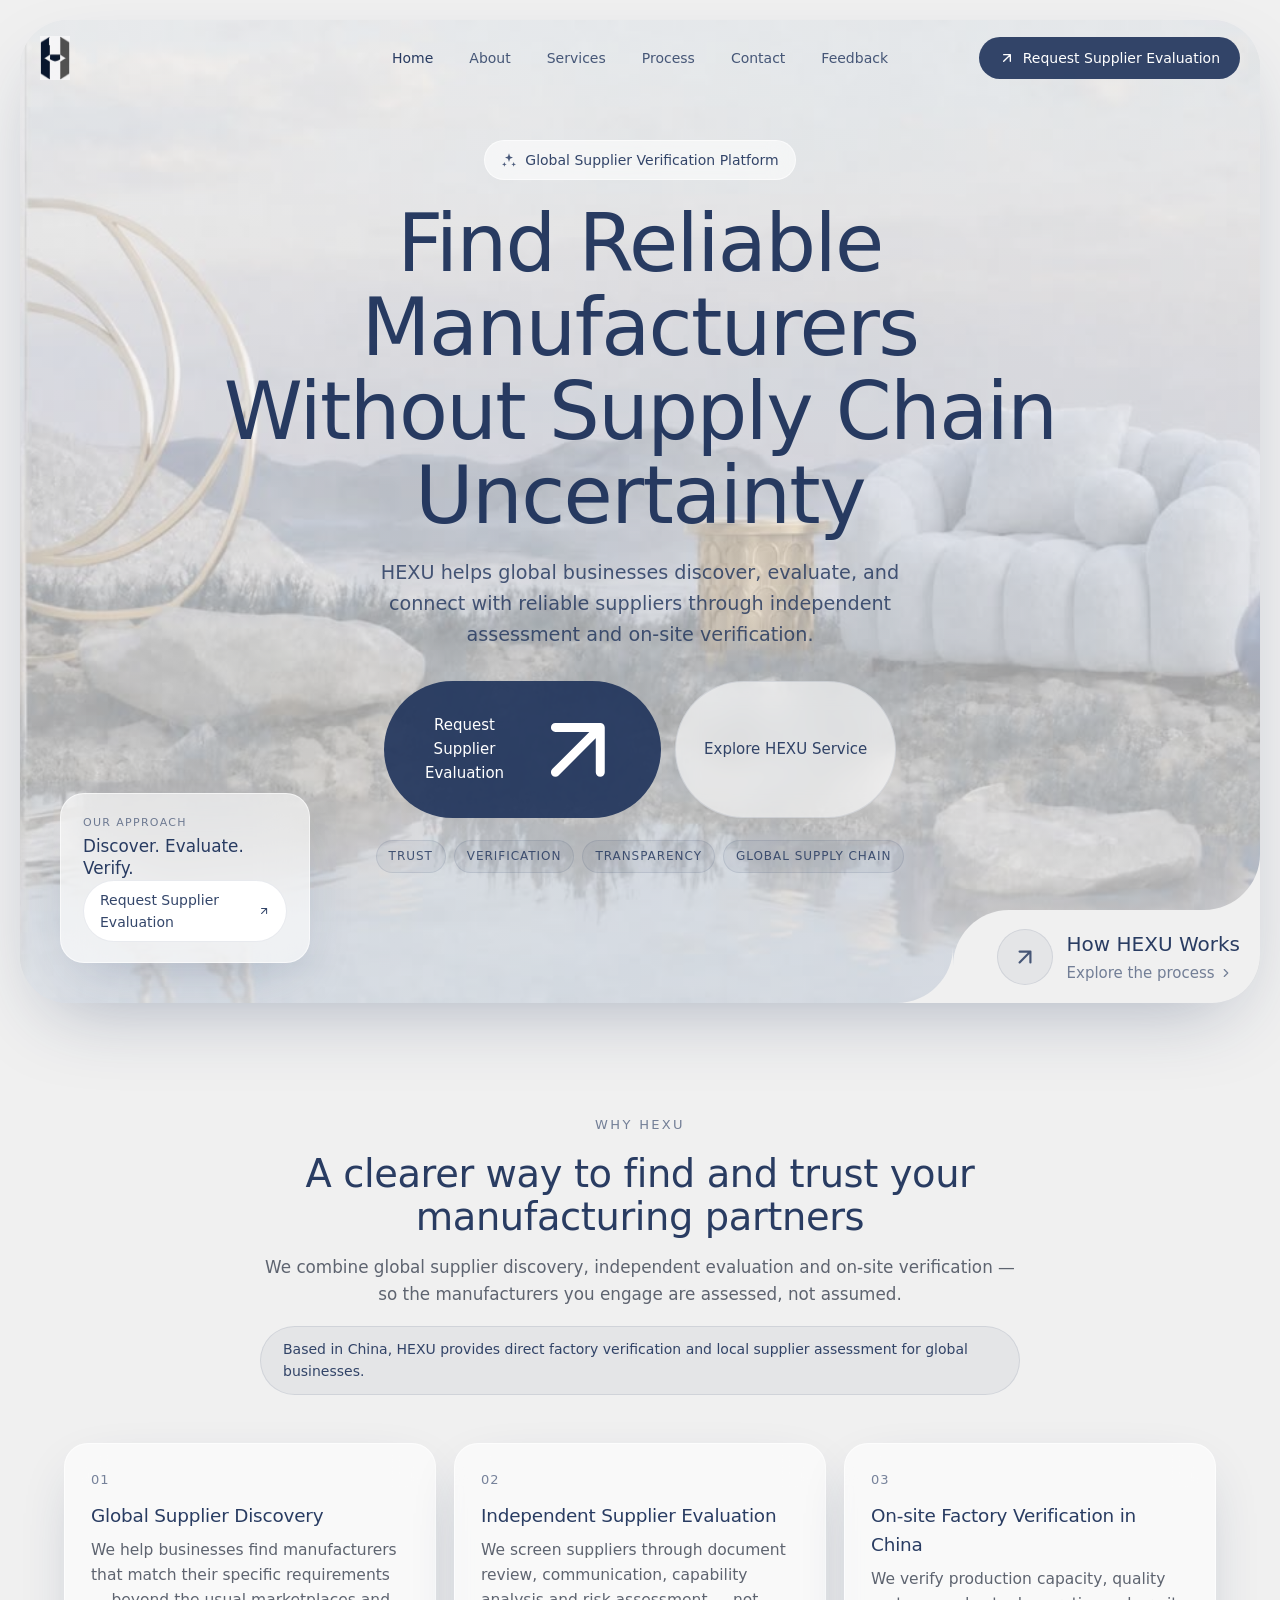
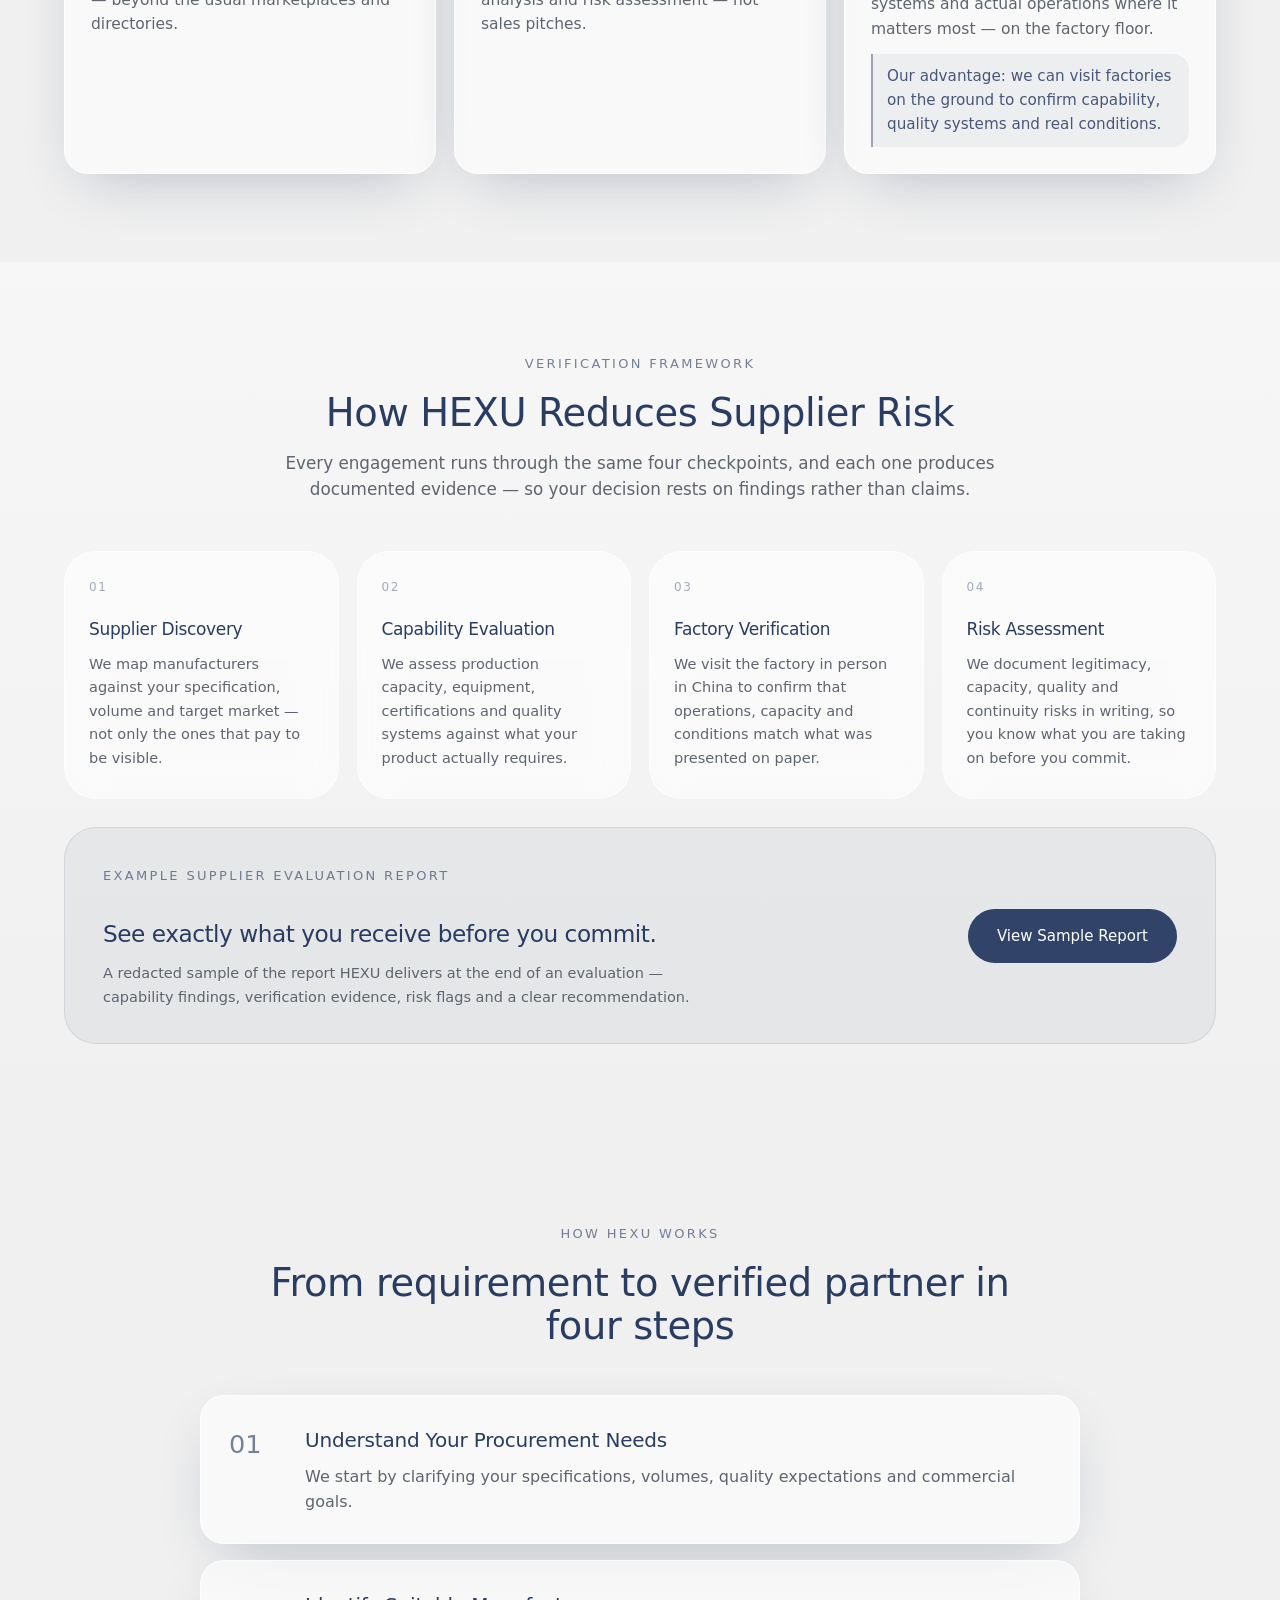
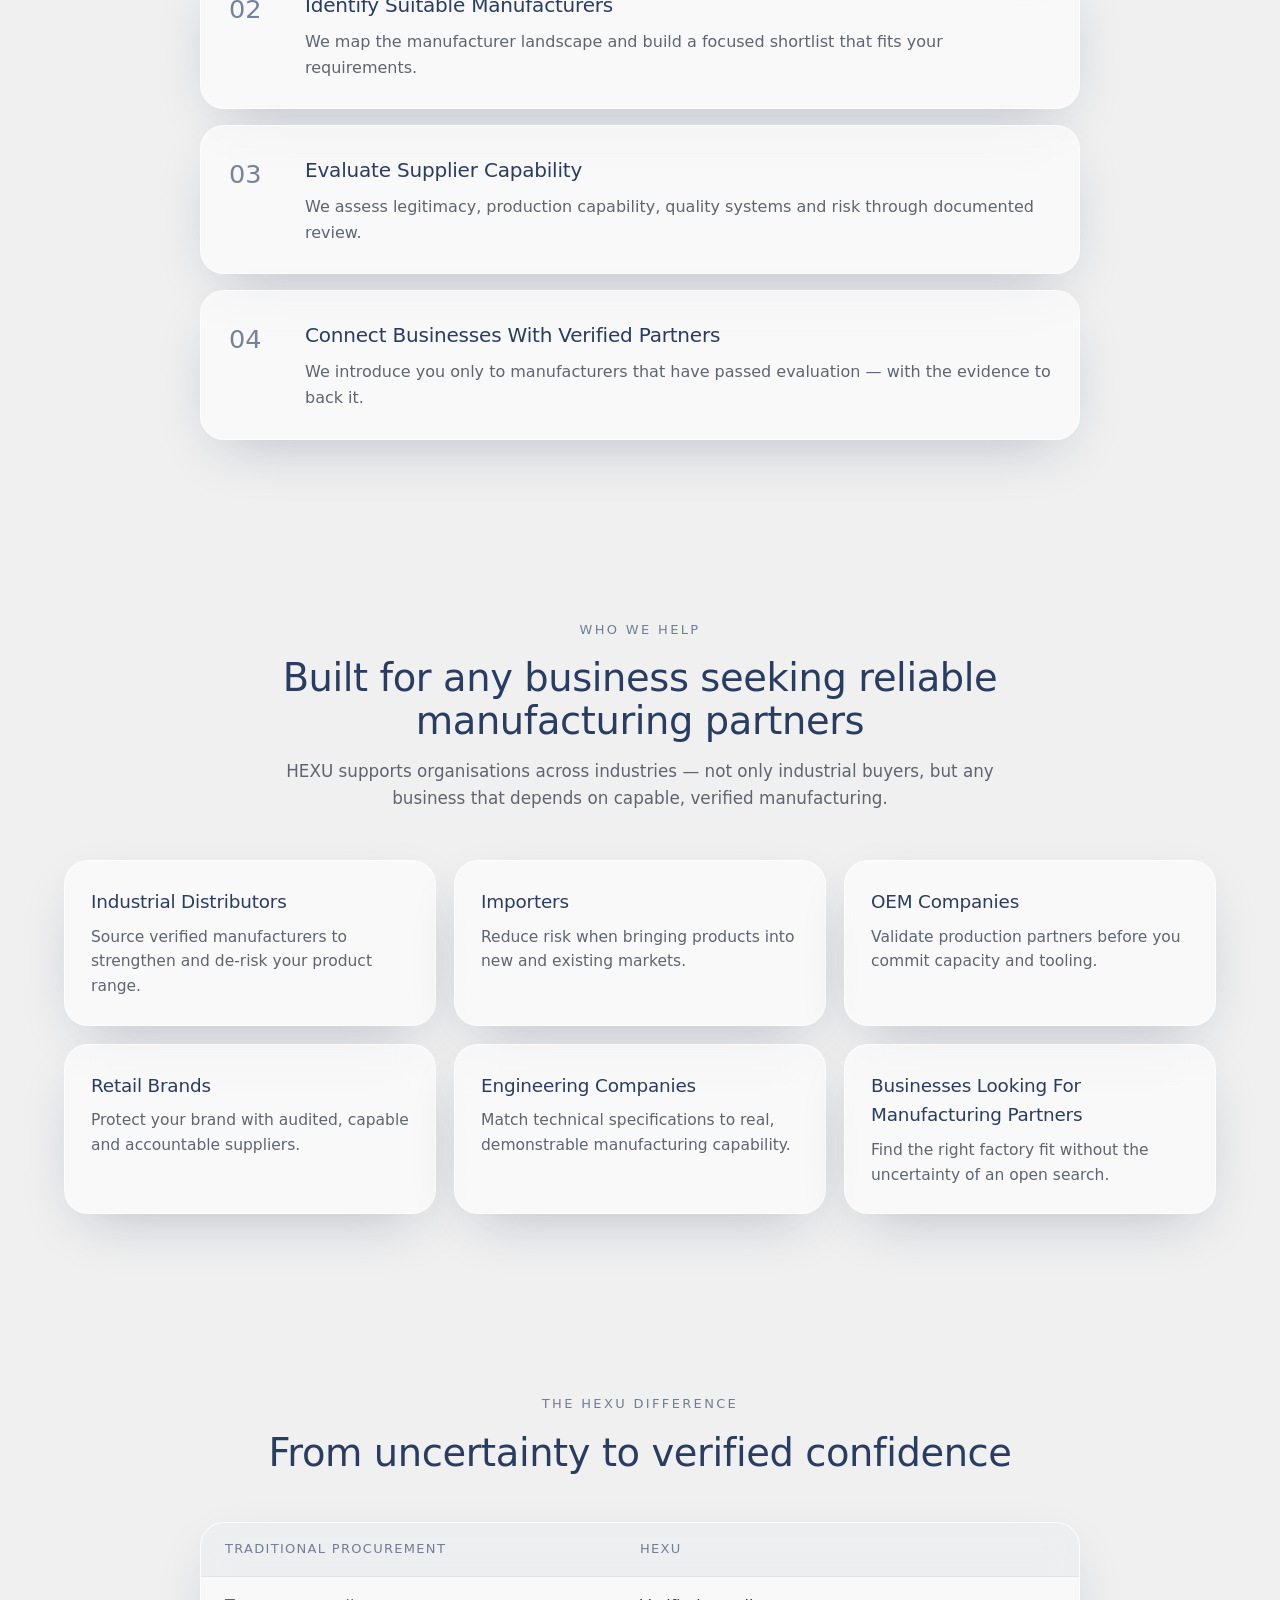
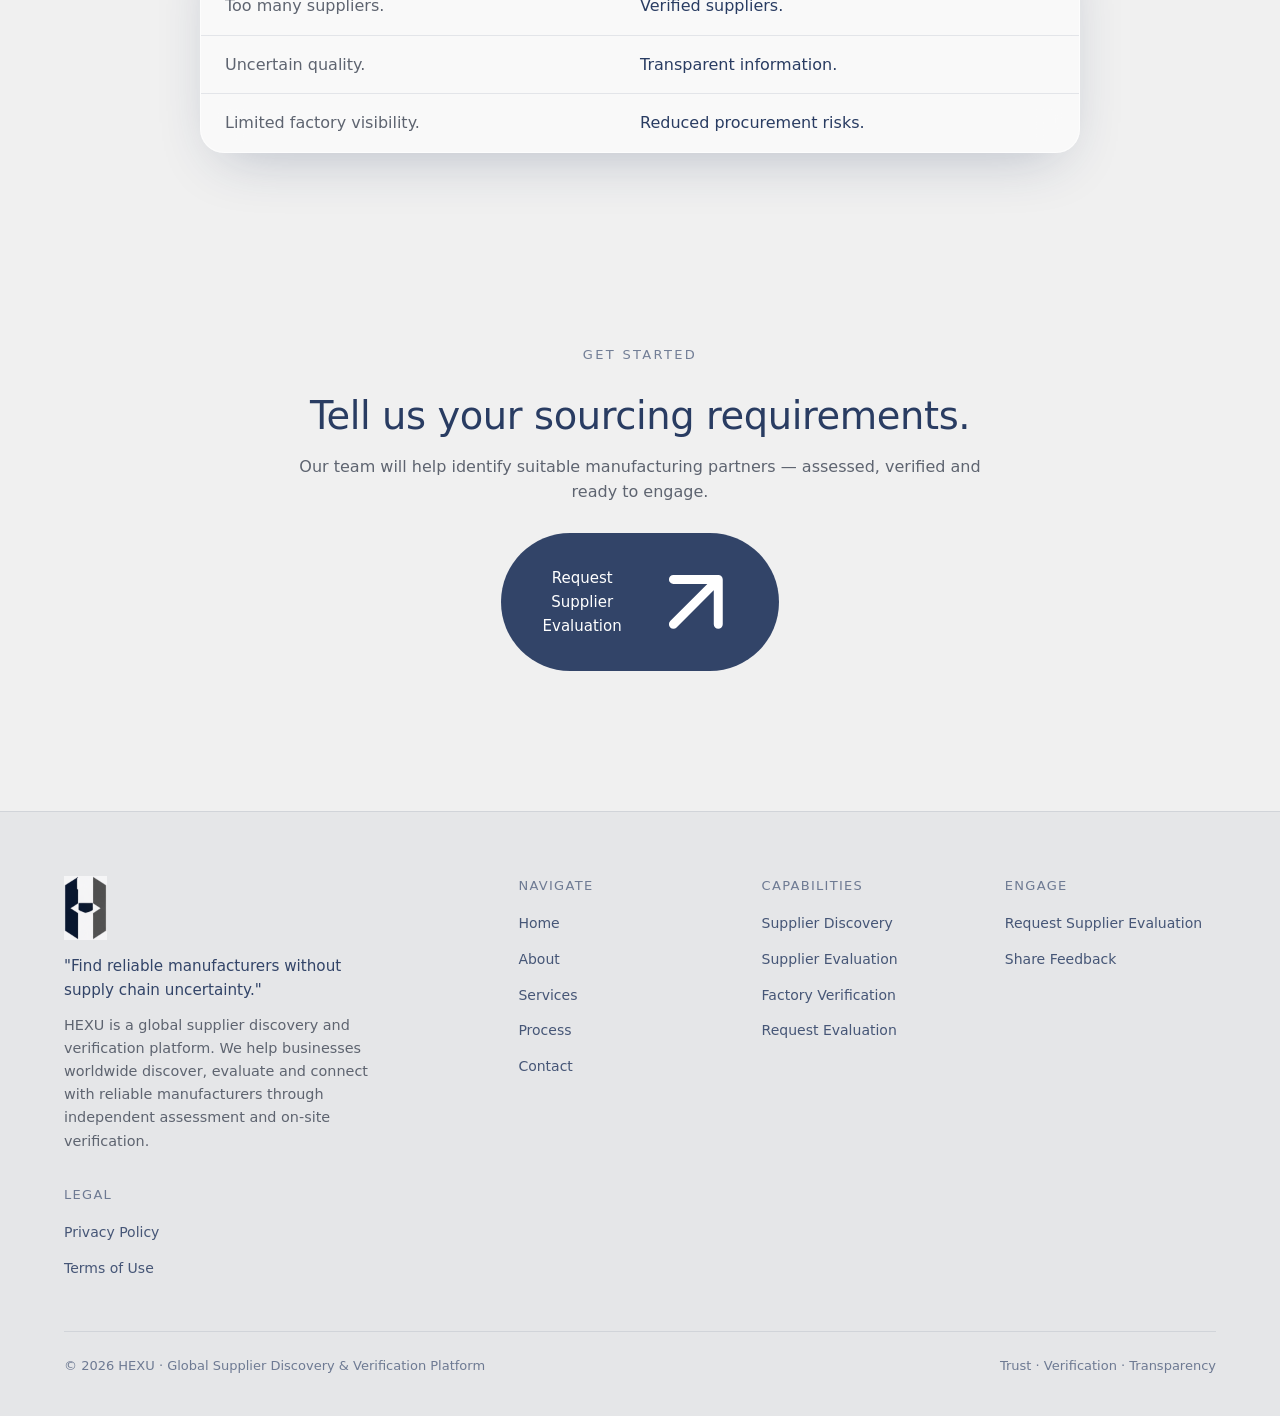
<file: HEXU/index.html>
<!DOCTYPE html>
<html lang="en">
<head>
  <meta charset="UTF-8" />
  <meta name="viewport" content="width=device-width, initial-scale=1" />
  <title>HEXU — Global Supplier Discovery & Verification Platform</title>
  <meta name="description" content="HEXU is a global supplier discovery and verification platform. We help businesses worldwide discover, evaluate and connect with reliable manufacturers through independent assessment and on-site verification — reducing procurement risk across the global supply chain." />
  <meta property="og:title" content="HEXU — Global Supplier Discovery & Verification Platform" />
  <meta property="og:description" content="Find reliable manufacturers without supply chain uncertainty. Independent supplier evaluation and on-site factory verification for global businesses." />
  <meta property="og:type" content="website" />
  <meta property="og:image" content="https://hexuhub.com/assets/og-image.png" />
  <meta name="twitter:card" content="summary_large_image" />
  <link rel="icon" href="favicon.svg" type="image/svg+xml" />
  <link rel="stylesheet" href="styles.css" />
  <style>
    /* helpers for the new 3-up / 6-up grids (rest of the site keeps styles.css) */
    .grid-3 { display: grid; grid-template-columns: 1fr; gap: 18px; }
    @media (min-width: 680px) { .grid-3 { grid-template-columns: repeat(3, 1fr); } }
    .grid-6 { display: grid; grid-template-columns: 1fr; gap: 18px; }
    @media (min-width: 560px) { .grid-6 { grid-template-columns: repeat(2, 1fr); } }
    @media (min-width: 900px) { .grid-6 { grid-template-columns: repeat(3, 1fr); } }
    .hero-actions { margin-top: 30px; display: flex; gap: 14px; flex-wrap: wrap; justify-content: center; }
    .hero-keywords { margin-top: 22px; display: inline-flex; flex-wrap: wrap; gap: 8px; justify-content: center; }
    .hero-keywords span { font-size: 12px; letter-spacing: .08em; text-transform: uppercase; color: var(--navy-800);
      background: var(--navy-050); border: 1px solid var(--navy-100); padding: 6px 12px; border-radius: var(--r-pill); }
    .brand-logo { display: block; height: auto; }
    .nav-brand-logo { height: 44px; width: auto; }
    .footer-brand-logo { height: 64px; width: auto; margin-bottom: 14px; }
    @media (max-width: 640px) { .nav-brand-logo { height: 38px; } .footer-brand-logo { height: 56px; } }
  </style>
  <link rel="canonical" href="https://hexuhub.com/index.html" />
<script type="application/ld+json">{
  "@context": "https://schema.org",
  "@type": "Organization",
  "name": "HEXU",
  "url": "https://hexuhub.com",
  "logo": "https://hexuhub.com/assets/hexu-logo.png",
  "sameAs": [],
  "description": "HEXU is a global supplier discovery and verification platform. We help businesses worldwide discover, evaluate and connect with reliable manufacturers through independent assessment and on-site factory verification in China."
}</script>
</head>
<body>

<!-- ============================================================
     HERO (RIVR-style glassmorphism — existing design)
     ============================================================ -->
<section class="hero">
  <div class="hero-glass">
    <video class="hero-video" id="heroVideo" autoplay muted loop playsinline
           preload="metadata" fetchpriority="low" poster="assets/hero-poster.jpg" aria-hidden="true">
      <source src="assets/hero.mp4" type="video/mp4" />
    </video>
    <div class="hero-scrim"></div>

    <div class="hero-inner">
      <!-- Nav (overlay, inside hero) -->
      <nav class="topnav topnav--overlay" id="siteHeader">
        <div class="topnav-inner">
          <a href="index.html" class="nav-brand" aria-label="HEXU home">
            <img src="assets/hexu-logo.png" alt="HEXU" class="brand-logo nav-brand-logo">
          </a>
          <ul class="nav-menu">
            <li><a href="index.html" class="is-current">Home</a></li>
            <li><a href="about.html">About</a></li>
            <li><a href="services.html">Services</a></li>
            <li><a href="process.html">Process</a></li>
            <li><a href="contact.html">Contact</a></li>
                <li><a href="feedback.html">Feedback</a></li>
    </ul>
    <span class="nav-cta">
            <a href="consultation.html">
              <svg viewBox="0 0 24 24" fill="none" stroke="currentColor" stroke-width="2" stroke-linecap="round" stroke-linejoin="round"><path d="M7 17 17 7M7 7h10v10"/></svg>
              Request Supplier Evaluation
            </a>
          </span>
          <button class="nav-toggle" id="navToggle" type="button" aria-label="Open menu" aria-expanded="false" aria-controls="mobileNav">
            <svg viewBox="0 0 24 24" fill="none" stroke="currentColor" stroke-width="2" stroke-linecap="round"><path d="M4 7h16M4 12h16M4 17h16"/></svg>
          </button>
        </div>
      </nav>

      <div class="hero-content">
        <div class="hero-badge">
          <svg viewBox="0 0 24 24" fill="currentColor"><path d="M12 2l1.6 4.8L18 8.4l-4.4 1.6L12 15l-1.6-5L6 8.4l4.4-1.6L12 2zM5 15l.9 2.6L8.5 18.5l-2.6.9L5 22l-.9-2.6L1.5 18.5l2.6-.9L5 15zm14 0l.9 2.6L22.5 18.5l-2.6.9L19 22l-.9-2.6L15.5 18.5l2.6-.9L19 15z"/></svg>
          <span>Global Supplier Verification Platform</span>
        </div>
        <h1 class="hero-title">Find Reliable Manufacturers Without Supply Chain Uncertainty</h1>
        <p class="hero-sub">HEXU helps global businesses discover, evaluate, and connect with reliable suppliers through independent assessment and on-site verification.</p>
        <div class="hero-actions">
          <a href="consultation.html" class="btn btn-primary">Request Supplier Evaluation
            <svg viewBox="0 0 24 24" fill="none" stroke="currentColor" stroke-width="2" stroke-linecap="round" stroke-linejoin="round"><path d="M7 17 17 7M7 7h10v10"/></svg></a>
          <a href="#how" class="btn btn-outline-dark">Explore HEXU Service</a>
        </div>
        <div class="hero-keywords">
          <span>Trust</span>
          <span>Verification</span>
          <span>Transparency</span>
          <span>Global Supply Chain</span>
        </div>
      </div>

      <!-- bottom-left card -->
      <div class="hero-bl">
        <div class="hero-bl-label">Our approach</div>
        <div class="hero-bl-text">Discover. Evaluate. Verify.</div>
        <a href="consultation.html" class="pill-btn">
          Request Supplier Evaluation
          <svg viewBox="0 0 24 24" fill="none" stroke="currentColor" stroke-width="2" stroke-linecap="round" stroke-linejoin="round"><path d="M7 17 17 7M7 7h10v10"/></svg>
        </a>
      </div>

      <!-- bottom-right corner (faux cut-out) -->
      <div class="hero-br">
        <div class="mask-top"><svg width="100%" height="100%" viewBox="0 0 56 56" fill="none" xmlns="http://www.w3.org/2000/svg"><path d="M56 56V0C56 30.9279 30.9279 56 0 56H56Z" fill="#f0f0f0"/></svg></div>
        <div class="mask-left"><svg width="100%" height="100%" viewBox="0 0 56 56" fill="none" xmlns="http://www.w3.org/2000/svg"><path d="M56 56H0C30.9279 56 56 30.9279 56 0V56Z" fill="#f0f0f0"/></svg></div>
        <div class="hero-br-ico">
          <svg viewBox="0 0 24 24" fill="none" stroke="currentColor" stroke-width="2" stroke-linecap="round" stroke-linejoin="round"><path d="M7 17 17 7M7 7h10v10"/></svg>
        </div>
        <div>
          <div class="hero-br-title">How HEXU Works</div>
          <a href="#how" class="hero-br-link">
            Explore the process
            <svg viewBox="0 0 24 24" fill="none" stroke="currentColor" stroke-width="2" stroke-linecap="round" stroke-linejoin="round"><path d="m9 18 6-6-6-6"/></svg>
          </a>
        </div>
      </div>
    </div>
  </div>
</section>

<!-- ============================================================
     WHY HEXU
     ============================================================ -->
<section class="section">
  <div class="container">
    <header class="section-head reveal">
      <span class="kicker">Why HEXU</span>
      <h2 class="section-title">A clearer way to find and trust your manufacturing partners</h2>
      <p class="section-lede">We combine global supplier discovery, independent evaluation and on-site verification — so the manufacturers you engage are assessed, not assumed.</p>
      <p class="local-note">Based in China, HEXU provides direct factory verification and local supplier assessment for global businesses.</p>
    </header>

    <div class="grid-3">
      <div class="stand-card reveal">
        <div class="idx">01</div>
        <h3>Global Supplier Discovery</h3>
        <p>We help businesses find manufacturers that match their specific requirements — beyond the usual marketplaces and directories.</p>
      </div>
      <div class="stand-card reveal">
        <div class="idx">02</div>
        <h3>Independent Supplier Evaluation</h3>
        <p>We screen suppliers through document review, communication, capability analysis and risk assessment — not sales pitches.</p>
      </div>
      <div class="stand-card reveal">
        <div class="idx">03</div>
        <h3>On-site Factory Verification in China</h3>
        <p>We verify production capacity, quality systems and actual operations where it matters most — on the factory floor.</p>
        <div class="step-example">Our advantage: we can visit factories on the ground to confirm capability, quality systems and real conditions.</div>
      </div>
    </div>
  </div>
</section>

<!-- ============================================================
     TRUST — HOW HEXU REDUCES SUPPLIER RISK
     ============================================================ -->
<section class="section section-trust" id="trust">
  <div class="container">
    <header class="section-head reveal">
      <span class="kicker">Verification Framework</span>
      <h2 class="section-title">How HEXU Reduces Supplier Risk</h2>
      <p class="section-lede">Every engagement runs through the same four checkpoints, and each one produces documented evidence — so your decision rests on findings rather than claims.</p>
    </header>

    <div class="trust-grid">
      <div class="trust-card reveal">
        <div class="trust-num">01</div>
        <h3>Supplier Discovery</h3>
        <p>We map manufacturers against your specification, volume and target market — not only the ones that pay to be visible.</p>
      </div>
      <div class="trust-card reveal">
        <div class="trust-num">02</div>
        <h3>Capability Evaluation</h3>
        <p>We assess production capacity, equipment, certifications and quality systems against what your product actually requires.</p>
      </div>
      <div class="trust-card reveal">
        <div class="trust-num">03</div>
        <h3>Factory Verification</h3>
        <p>We visit the factory in person in China to confirm that operations, capacity and conditions match what was presented on paper.</p>
      </div>
      <div class="trust-card reveal">
        <div class="trust-num">04</div>
        <h3>Risk Assessment</h3>
        <p>We document legitimacy, capacity, quality and continuity risks in writing, so you know what you are taking on before you commit.</p>
      </div>
    </div>

    <div class="trust-sample reveal">
      <div class="trust-sample-copy">
        <span class="kicker">Example Supplier Evaluation Report</span>
        <h3>See exactly what you receive before you commit.</h3>
        <p>A redacted sample of the report HEXU delivers at the end of an evaluation — capability findings, verification evidence, risk flags and a clear recommendation.</p>
      </div>
      <a href="supplier-evaluation-report.pdf" class="btn btn-primary trust-sample-btn" target="_blank" rel="noopener">View Sample Report</a>
    </div>
  </div>
</section>

<!-- ============================================================
     HOW HEXU WORKS
     ============================================================ -->
<section class="section" id="how">
  <div class="container">
    <header class="section-head reveal">
      <span class="kicker">How HEXU Works</span>
      <h2 class="section-title">From requirement to verified partner in four steps</h2>
    </header>

    <div class="steps">
      <div class="step reveal">
        <div class="step-num">01</div>
        <div>
          <h3 class="step-title">Understand Your Procurement Needs</h3>
          <p class="step-text">We start by clarifying your specifications, volumes, quality expectations and commercial goals.</p>
        </div>
      </div>
      <div class="step reveal">
        <div class="step-num">02</div>
        <div>
          <h3 class="step-title">Identify Suitable Manufacturers</h3>
          <p class="step-text">We map the manufacturer landscape and build a focused shortlist that fits your requirements.</p>
        </div>
      </div>
      <div class="step reveal">
        <div class="step-num">03</div>
        <div>
          <h3 class="step-title">Evaluate Supplier Capability</h3>
          <p class="step-text">We assess legitimacy, production capability, quality systems and risk through documented review.</p>
        </div>
      </div>
      <div class="step reveal">
        <div class="step-num">04</div>
        <div>
          <h3 class="step-title">Connect Businesses With Verified Partners</h3>
          <p class="step-text">We introduce you only to manufacturers that have passed evaluation — with the evidence to back it.</p>
        </div>
      </div>
    </div>
  </div>
</section>

<!-- ============================================================
     WHO WE HELP
     ============================================================ -->
<section class="section">
  <div class="container">
    <header class="section-head reveal">
      <span class="kicker">Who We Help</span>
      <h2 class="section-title">Built for any business seeking reliable manufacturing partners</h2>
      <p class="section-lede">HEXU supports organisations across industries — not only industrial buyers, but any business that depends on capable, verified manufacturing.</p>
    </header>

    <div class="grid-6">
      <div class="stand-card reveal">
        <h3>Industrial Distributors</h3>
        <p>Source verified manufacturers to strengthen and de-risk your product range.</p>
      </div>
      <div class="stand-card reveal">
        <h3>Importers</h3>
        <p>Reduce risk when bringing products into new and existing markets.</p>
      </div>
      <div class="stand-card reveal">
        <h3>OEM Companies</h3>
        <p>Validate production partners before you commit capacity and tooling.</p>
      </div>
      <div class="stand-card reveal">
        <h3>Retail Brands</h3>
        <p>Protect your brand with audited, capable and accountable suppliers.</p>
      </div>
      <div class="stand-card reveal">
        <h3>Engineering Companies</h3>
        <p>Match technical specifications to real, demonstrable manufacturing capability.</p>
      </div>
      <div class="stand-card reveal">
        <h3>Businesses Looking For Manufacturing Partners</h3>
        <p>Find the right factory fit without the uncertainty of an open search.</p>
      </div>
    </div>
  </div>
</section>

<!-- ============================================================
     THE HEXU DIFFERENCE (core value comparison)
     ============================================================ -->
<section class="section">
  <div class="container">
    <header class="section-head reveal">
      <span class="kicker">The HEXU Difference</span>
      <h2 class="section-title">From uncertainty to verified confidence</h2>
    </header>

    <div class="compare reveal">
      <div class="compare-head">
        <div>Traditional Procurement</div>
        <div>HEXU</div>
      </div>
      <div class="compare-row">
        <div class="compare-cell">Too many suppliers.</div>
        <div class="compare-cell is-hexu">Verified suppliers.</div>
      </div>
      <div class="compare-row">
        <div class="compare-cell">Uncertain quality.</div>
        <div class="compare-cell is-hexu">Transparent information.</div>
      </div>
      <div class="compare-row">
        <div class="compare-cell">Limited factory visibility.</div>
        <div class="compare-cell is-hexu">Reduced procurement risks.</div>
      </div>
    </div>
  </div>
</section>

<!-- ============================================================
     CLOSING CTA
     ============================================================ -->
<section class="closing">
  <div class="container">
    <span class="kicker">Get Started</span>
    <h2>Tell us your sourcing requirements.</h2>
    <p>Our team will help identify suitable manufacturing partners — assessed, verified and ready to engage.</p>
    <a href="consultation.html" class="btn btn-primary">Request Supplier Evaluation
      <svg viewBox="0 0 24 24" fill="none" stroke="currentColor" stroke-width="2" stroke-linecap="round" stroke-linejoin="round"><path d="M7 17 17 7M7 7h10v10"/></svg></a>
  </div>
</section>

<!-- ============================================================
     FOOTER
     ============================================================ -->
<footer class="site-footer">
  <div class="container">
    <div class="footer-top">
      <div class="footer-brand">
        <img src="assets/hexu-logo.png" alt="HEXU" class="brand-logo footer-brand-logo">
        <p class="footer-tag">"Find reliable manufacturers without supply chain uncertainty."</p>
        <p class="footer-statement">HEXU is a global supplier discovery and verification platform. We help businesses worldwide discover, evaluate and connect with reliable manufacturers through independent assessment and on-site verification.</p>
      </div>
      <div class="footer-col">
        <h4>Navigate</h4>
        <ul>
          <li><a href="index.html">Home</a></li>
          <li><a href="about.html">About</a></li>
          <li><a href="services.html">Services</a></li>
          <li><a href="process.html">Process</a></li>
          <li><a href="contact.html">Contact</a></li>
        </ul>
      </div>
      <div class="footer-col">
        <h4>Capabilities</h4>
        <ul>
          <li><a href="#how">Supplier Discovery</a></li>
          <li><a href="#how">Supplier Evaluation</a></li>
          <li><a href="#how">Factory Verification</a></li>
          <li><a href="consultation.html">Request Evaluation</a></li>
        </ul>
      </div>
      <div class="footer-col">
        <h4>Engage</h4>
        <ul>
          <li><a href="consultation.html">Request Supplier Evaluation</a></li>
          <li><a href="feedback.html">Share Feedback</a></li>
        </ul>
      </div>
      <div class="footer-col">
        <h4>Legal</h4>
        <ul>
          <li><a href="privacy.html">Privacy Policy</a></li>
          <li><a href="terms.html">Terms of Use</a></li>
        </ul>
      </div>
    </div>
    <div class="footer-base">
      <div>© 2026 HEXU · Global Supplier Discovery &amp; Verification Platform</div>
      <div class="meta">Trust · Verification · Transparency</div>
    </div>
  </div>
</footer>


<!-- Mobile navigation drawer -->
<div class="mobile-nav" id="mobileNav" hidden>
  <div class="mobile-nav-top">
    <a href="index.html" class="nav-brand" aria-label="HEXU home">
      <img src="assets/hexu-logo.png" alt="HEXU" class="brand-logo nav-brand-logo">
    </a>
    <button class="nav-toggle" id="navClose" type="button" aria-label="Close menu">
      <svg viewBox="0 0 24 24" fill="none" stroke="currentColor" stroke-width="2" stroke-linecap="round"><path d="M6 6l12 12M18 6L6 18"/></svg>
    </button>
  </div>
  <ul class="mobile-nav-list">
      <li><a href="index.html" class="is-current">Home</a></li>
      <li><a href="about.html">About</a></li>
      <li><a href="services.html">Services</a></li>
      <li><a href="process.html">Process</a></li>
      <li><a href="contact.html">Contact</a></li>
      <li><a href="feedback.html">Feedback</a></li>
  </ul>
  <a href="consultation.html" class="mobile-nav-cta"><svg viewBox="0 0 24 24" fill="none" stroke="currentColor" stroke-width="2" stroke-linecap="round" stroke-linejoin="round"><path d="M7 17 17 7M7 7h10v10"/></svg>Request Supplier Evaluation</a>
  <p class="mobile-nav-meta">Email <a href="mailto:hello@hexuhub.com">hello@hexuhub.com</a></p>
</div>

<script src="script.js" defer></script>
<script src="i18n.js" defer></script>
</body>
</html>
</file>
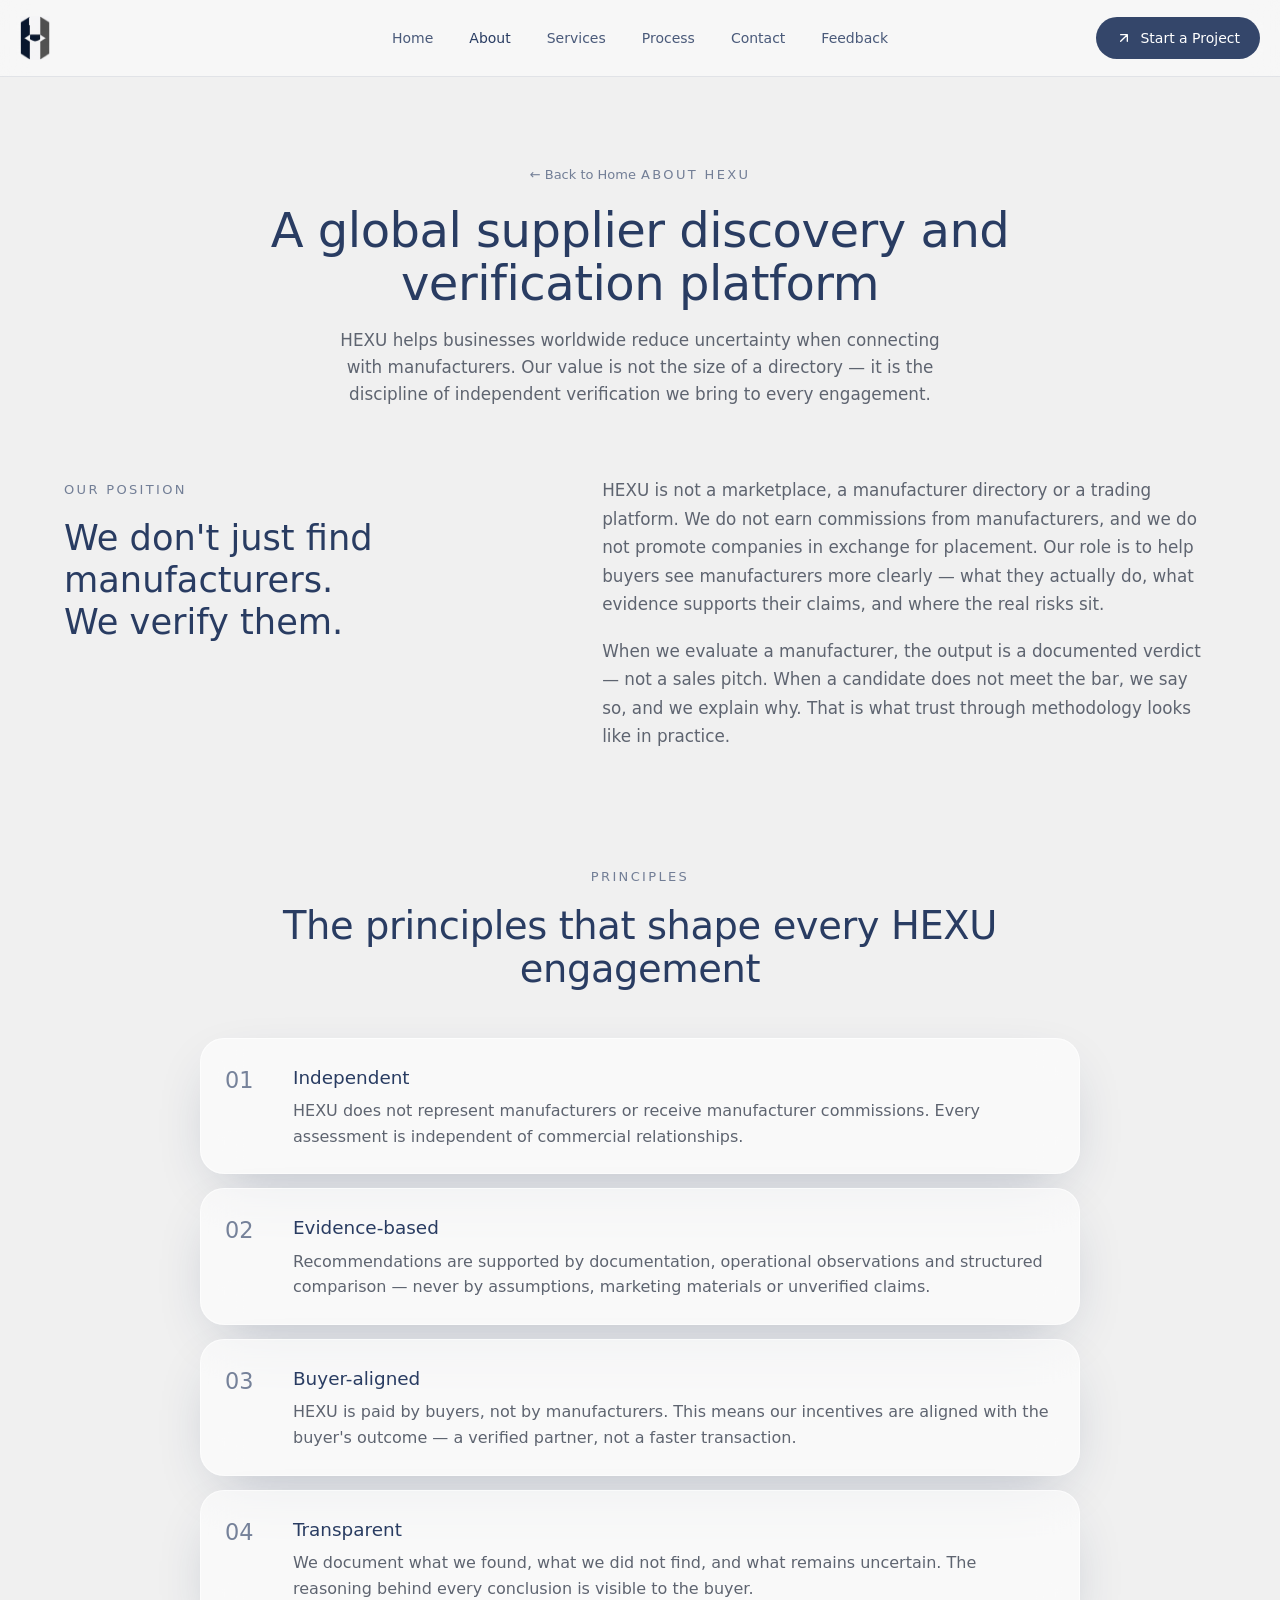
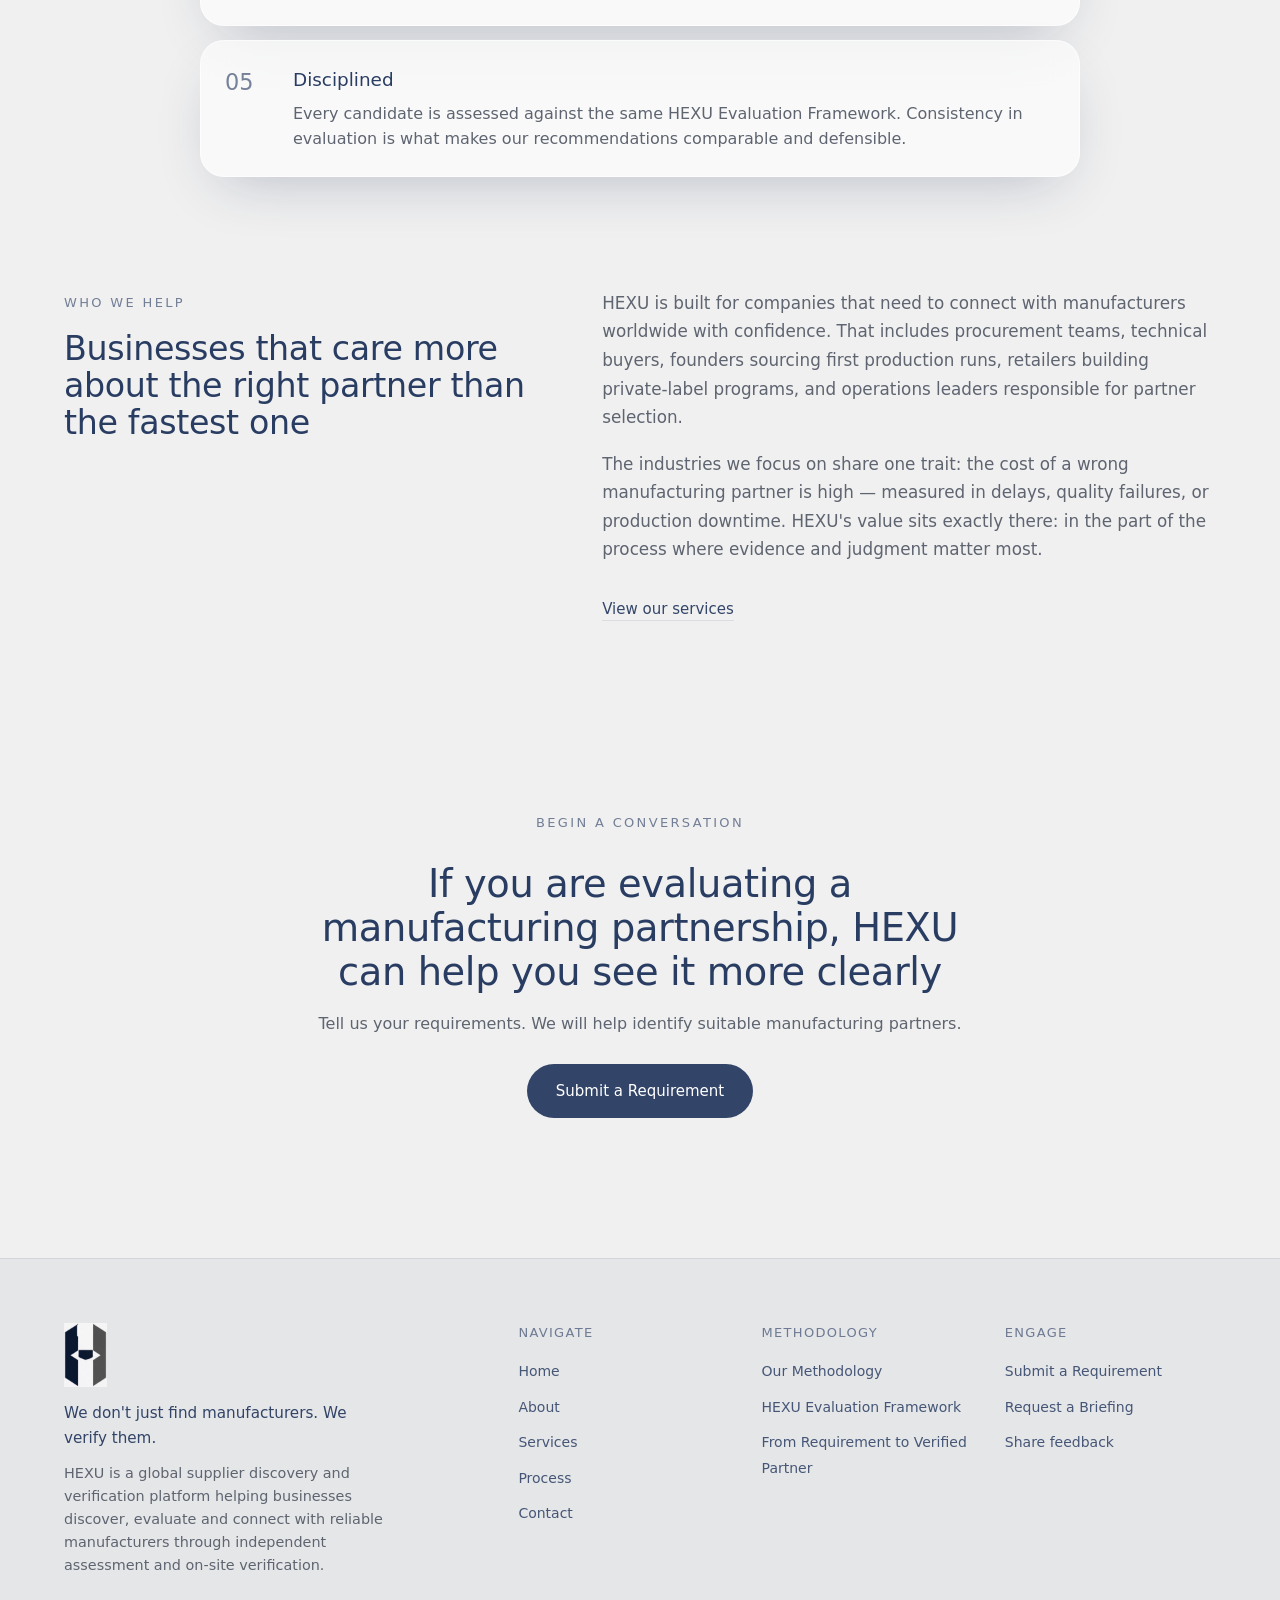
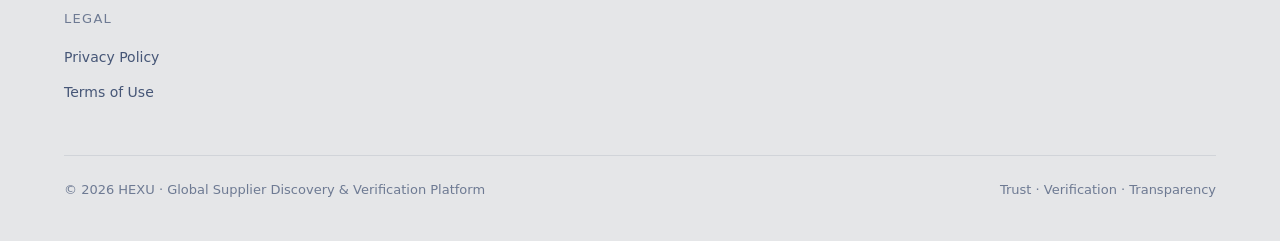
<file: HEXU/about.html>
<!DOCTYPE html>
<html lang="en">
<head>
  <meta charset="UTF-8" />
  <meta name="viewport" content="width=device-width, initial-scale=1" />
  <title>About — HEXU</title>
  <meta name="description" content="HEXU is a global supplier discovery and verification platform. We help businesses worldwide discover, evaluate and connect with reliable manufacturers through independent assessment and on-site verification." />
  <meta property="og:title" content="About — HEXU" />
  <meta property="og:description" content="A global supplier discovery and verification platform — helping businesses worldwide connect with reliable manufacturers through independent assessment." />
  <meta property="og:type" content="website" />
  <meta property="og:image" content="https://hexuhub.com/assets/og-image.png" />
  <meta name="twitter:card" content="summary_large_image" />
  <link rel="icon" href="favicon.svg" type="image/svg+xml" />
  <link rel="preconnect" href="https://fonts.googleapis.com" />
  <link rel="preconnect" href="https://fonts.gstatic.com" crossorigin />
  <link rel="stylesheet" href="styles.css" />
  <link rel="canonical" href="https://hexuhub.com/about.html" />
</head>
<body>

<nav class="topnav" id="siteHeader">
  <div class="topnav-inner">
    <a href="index.html" class="nav-brand"><img src="assets/hexu-logo.png" alt="HEXU" class="brand-logo nav-brand-logo"></a>
    <ul class="nav-menu">
      <li><a href="index.html">Home</a></li>
      <li><a href="about.html" class="is-current">About</a></li>
      <li><a href="services.html">Services</a></li>
      <li><a href="process.html">Process</a></li>
      <li><a href="contact.html">Contact</a></li>
          <li><a href="feedback.html">Feedback</a></li>
    </ul>
    <span class="nav-cta">
      <a href="contact.html">
        <svg viewBox="0 0 24 24" fill="none" stroke="currentColor" stroke-width="2" stroke-linecap="round" stroke-linejoin="round"><path d="M7 17 17 7M7 7h10v10"/></svg>
        Start a Project
      </a>
    </span>
          <button class="nav-toggle" id="navToggle" type="button" aria-label="Open menu" aria-expanded="false" aria-controls="mobileNav">
            <svg viewBox="0 0 24 24" fill="none" stroke="currentColor" stroke-width="2" stroke-linecap="round"><path d="M4 7h16M4 12h16M4 17h16"/></svg>
          </button>
  </div>
</nav>

<section class="page-head">
  <div class="container">
    <a href="index.html" class="back-link">← Back to Home</a>
    <span class="kicker">About HEXU</span>
    <h1 class="page-title">A global supplier discovery and verification platform</h1>
    <p class="page-lede">HEXU helps businesses worldwide reduce uncertainty when connecting with manufacturers. Our value is not the size of a directory — it is the discipline of independent verification we bring to every engagement.</p>
  </div>
</section>

<section class="section" style="padding-top:24px;">
  <div class="container">
    <div class="about-grid">
      <div class="reveal">
        <span class="kicker">Our Position</span>
        <p class="manifesto">We don't just find manufacturers.<br/> We verify them.</p>
      </div>
      <div class="reveal">
        <p class="muted" style="font-size:1.05rem; line-height:1.7; max-width:60ch; margin-bottom:18px;">
          HEXU is not a marketplace, a manufacturer directory or a trading platform. We do not earn commissions from manufacturers, and we do not promote companies in exchange for placement. Our role is to help buyers see manufacturers more clearly — what they actually do, what evidence supports their claims, and where the real risks sit.
        </p>
        <p class="muted" style="font-size:1.05rem; line-height:1.7; max-width:60ch;">
          When we evaluate a manufacturer, the output is a documented verdict — not a sales pitch. When a candidate does not meet the bar, we say so, and we explain why. That is what trust through methodology looks like in practice.
        </p>
      </div>
    </div>
  </div>
</section>

<section class="section" style="padding-top:24px;">
  <div class="container">
    <header class="section-head reveal">
      <span class="kicker">Principles</span>
      <h2 class="section-title">The principles that shape every HEXU engagement</h2>
    </header>

    <ul class="principles-list">
      <li class="reveal"><div class="p-k">01</div><div class="p-t"><strong>Independent</strong><span>HEXU does not represent manufacturers or receive manufacturer commissions. Every assessment is independent of commercial relationships.</span></div></li>
      <li class="reveal"><div class="p-k">02</div><div class="p-t"><strong>Evidence-based</strong><span>Recommendations are supported by documentation, operational observations and structured comparison — never by assumptions, marketing materials or unverified claims.</span></div></li>
      <li class="reveal"><div class="p-k">03</div><div class="p-t"><strong>Buyer-aligned</strong><span>HEXU is paid by buyers, not by manufacturers. This means our incentives are aligned with the buyer's outcome — a verified partner, not a faster transaction.</span></div></li>
      <li class="reveal"><div class="p-k">04</div><div class="p-t"><strong>Transparent</strong><span>We document what we found, what we did not find, and what remains uncertain. The reasoning behind every conclusion is visible to the buyer.</span></div></li>
      <li class="reveal"><div class="p-k">05</div><div class="p-t"><strong>Disciplined</strong><span>Every candidate is assessed against the same HEXU Evaluation Framework. Consistency in evaluation is what makes our recommendations comparable and defensible.</span></div></li>
    </ul>
  </div>
</section>

<section class="section" style="padding-top:24px;">
  <div class="container">
    <div class="about-grid">
      <div class="reveal">
        <span class="kicker">Who We Help</span>
        <h2 class="section-title" style="font-size:clamp(1.6rem,2.6vw,2.2rem);">Businesses that care more about the right partner than the fastest one</h2>
      </div>
      <div class="reveal">
        <p class="muted" style="font-size:1.05rem; line-height:1.7; max-width:60ch; margin-bottom:18px;">
          HEXU is built for companies that need to connect with manufacturers worldwide with confidence. That includes procurement teams, technical buyers, founders sourcing first production runs, retailers building private-label programs, and operations leaders responsible for partner selection.
        </p>
        <p class="muted" style="font-size:1.05rem; line-height:1.7; max-width:60ch;">
          The industries we focus on share one trait: the cost of a wrong manufacturing partner is high — measured in delays, quality failures, or production downtime. HEXU's value sits exactly there: in the part of the process where evidence and judgment matter most.
        </p>
        <div style="margin-top:32px;"><a href="services.html" class="btn-link">View our services</a></div>
      </div>
    </div>
  </div>
</section>

<section class="closing">
  <div class="container">
    <span class="kicker">Begin a conversation</span>
    <h2>If you are evaluating a manufacturing partnership, HEXU can help you see it more clearly</h2>
    <p>Tell us your requirements. We will help identify suitable manufacturing partners.</p>
    <a href="contact.html" class="btn btn-primary">Submit a Requirement</a>
  </div>
</section>

<footer class="site-footer">
  <div class="container">
    <div class="footer-top">
      <div class="footer-brand">
        <img src="assets/hexu-logo.png" alt="HEXU" class="brand-logo footer-brand-logo">
        <p class="footer-tag">We don't just find manufacturers. We verify them.</p>
        <p class="footer-statement">HEXU is a global supplier discovery and verification platform helping businesses discover, evaluate and connect with reliable manufacturers through independent assessment and on-site verification.</p>
      </div>
      <div class="footer-col">
        <h4>Navigate</h4>
        <ul>
          <li><a href="index.html">Home</a></li>
          <li><a href="about.html">About</a></li>
          <li><a href="services.html">Services</a></li>
          <li><a href="process.html">Process</a></li>
          <li><a href="contact.html">Contact</a></li>
        </ul>
      </div>
      <div class="footer-col">
        <h4>Methodology</h4>
        <ul>
          <li><a href="process.html#method">Our Methodology</a></li>
          <li><a href="services.html#framework">HEXU Evaluation Framework</a></li>
          <li><a href="process.html#rfq">From Requirement to Verified Partner</a></li>
        </ul>
      </div>
      <div class="footer-col">
        <h4>Engage</h4>
        <ul>
          <li><a href="contact.html">Submit a Requirement</a></li>
          <li><a href="contact.html">Request a Briefing</a></li>
          <li><a href="feedback.html">Share feedback</a></li>
        </ul>
      </div>
      <div class="footer-col">
        <h4>Legal</h4>
        <ul>
          <li><a href="privacy.html">Privacy Policy</a></li>
          <li><a href="terms.html">Terms of Use</a></li>
        </ul>
      </div>
    </div>
    <div class="footer-base">
      <div>© 2026 HEXU · Global Supplier Discovery &amp; Verification Platform</div>
      <div class="meta">Trust · Verification · Transparency</div>
    </div>
  </div>
</footer>


<!-- Mobile navigation drawer -->
<div class="mobile-nav" id="mobileNav" hidden>
  <div class="mobile-nav-top">
    <a href="index.html" class="nav-brand" aria-label="HEXU home">
      <img src="assets/hexu-logo.png" alt="HEXU" class="brand-logo nav-brand-logo">
    </a>
    <button class="nav-toggle" id="navClose" type="button" aria-label="Close menu">
      <svg viewBox="0 0 24 24" fill="none" stroke="currentColor" stroke-width="2" stroke-linecap="round"><path d="M6 6l12 12M18 6L6 18"/></svg>
    </button>
  </div>
  <ul class="mobile-nav-list">
      <li><a href="index.html">Home</a></li>
      <li><a href="about.html" class="is-current">About</a></li>
      <li><a href="services.html">Services</a></li>
      <li><a href="process.html">Process</a></li>
      <li><a href="contact.html">Contact</a></li>
      <li><a href="feedback.html">Feedback</a></li>
  </ul>
  <a href="contact.html" class="mobile-nav-cta"><svg viewBox="0 0 24 24" fill="none" stroke="currentColor" stroke-width="2" stroke-linecap="round" stroke-linejoin="round"><path d="M7 17 17 7M7 7h10v10"/></svg>Start a Project</a>
  <p class="mobile-nav-meta">Email <a href="mailto:hello@hexuhub.com">hello@hexuhub.com</a></p>
</div>

<script src="script.js" defer></script>
<script src="i18n.js" defer></script>
</body>
</html>
</file>
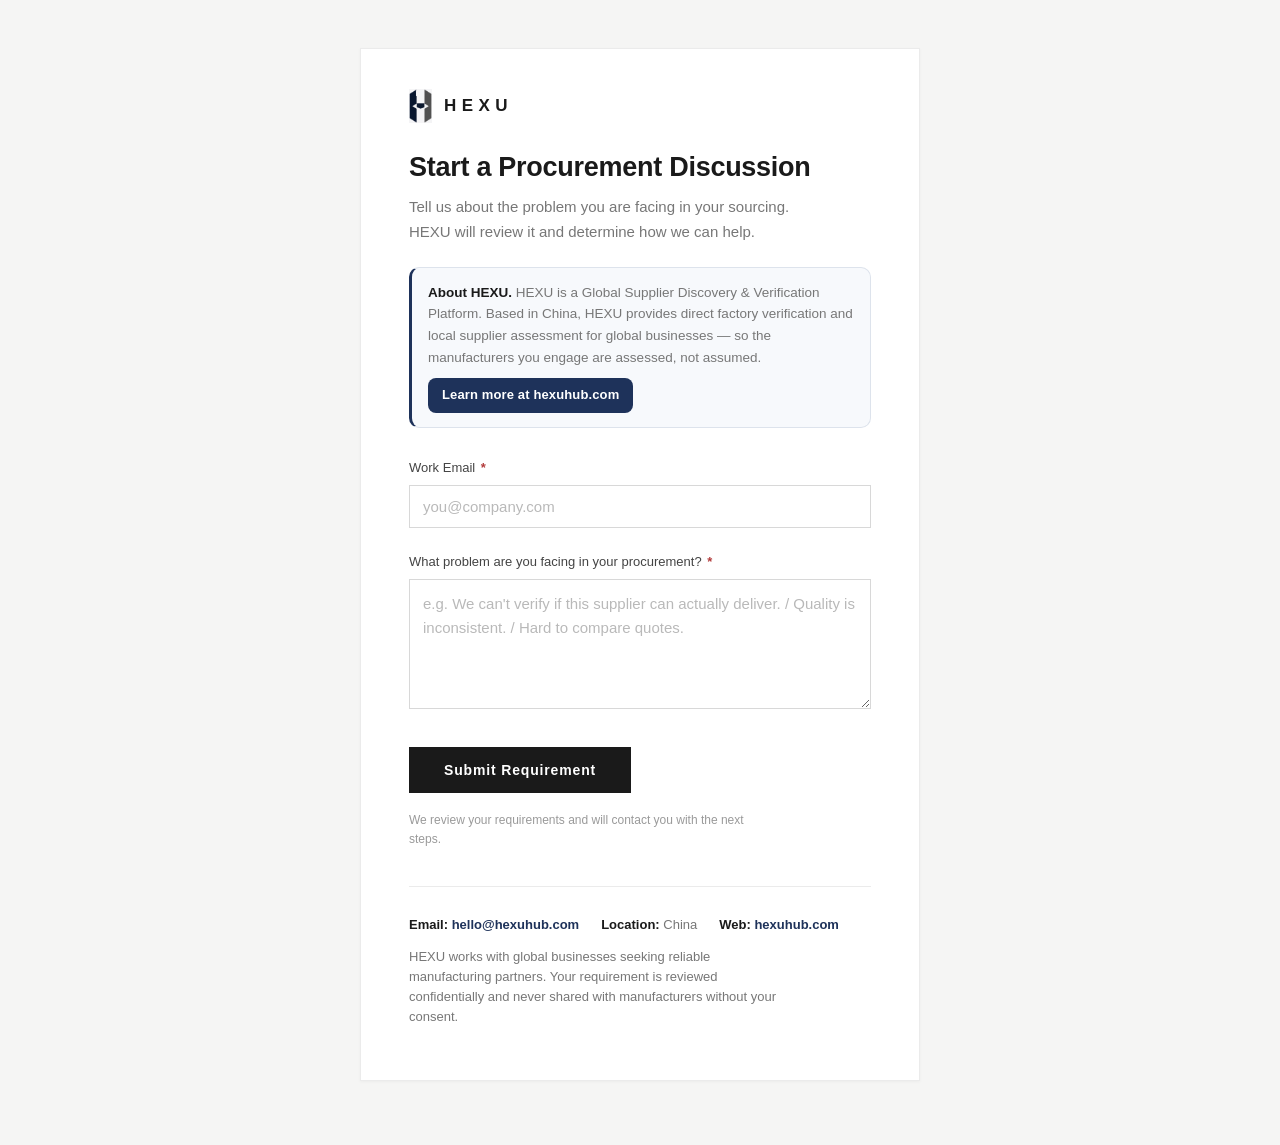
<file: HEXU/consultation.html>
<!DOCTYPE html>
<html lang="en">
<head>
<meta charset="UTF-8" />
<meta name="viewport" content="width=device-width, initial-scale=1.0" />
<title>Start a Procurement Discussion — HEXU</title>
<meta name="description" content="Tell us about the problem you are facing in your sourcing. HEXU will review it and determine how we can help.">
<link rel="canonical" href="https://hexuhub.com/consultation.html">
<link rel="icon" href="/favicon.svg" type="image/svg+xml">
<meta name="theme-color" content="#1e325a">
<meta property="og:type" content="website">
<meta property="og:site_name" content="HEXU">
<meta property="og:url" content="https://hexuhub.com/consultation.html">
<meta property="og:title" content="Start a Procurement Discussion — HEXU">
<meta property="og:description" content="Tell HEXU about the sourcing problem you are facing. We review your requirement and recommend vetted, independently assessed manufacturers.">
<meta property="og:image" content="https://hexuhub.com/assets/og-image.png">
<meta property="og:image:width" content="1200">
<meta property="og:image:height" content="630">
<meta name="twitter:card" content="summary_large_image">
<meta name="twitter:title" content="Start a Procurement Discussion — HEXU">
<meta name="twitter:description" content="Tell HEXU about the sourcing problem you are facing. We review your requirement and recommend vetted, independently assessed manufacturers.">
<meta name="twitter:image" content="https://hexuhub.com/assets/og-image.png">
<style>
  :root {
    --ink: #1a1a1a;
    --body: #333333;
    --muted: #777777;
    --faint: #9a9a9a;
    --line: #d8d8d8;
    --line-soft: #ebebeb;
    --req: #b23a3a;
    --navy: #1e325a;
    --page-bg: #f5f5f4;
  }
  * { box-sizing: border-box; }
  html, body {
    margin: 0; padding: 0; background: var(--page-bg); color: var(--body);
    font-family: "Helvetica Neue", Helvetica, Arial, "PingFang SC", "Microsoft YaHei", sans-serif;
    -webkit-font-smoothing: antialiased; line-height: 1.55;
  }
  .wrap {
    max-width: 560px; margin: 48px auto 64px; background: #fff;
    border: 1px solid var(--line-soft); box-shadow: 0 1px 3px rgba(0,0,0,0.04);
    padding: 40px 48px 40px;
  }
  .brand-link { display: inline-flex; align-items: center; gap: 12px; text-decoration: none; color: inherit; margin-bottom: 28px; }
  .brand-link:hover .brand { color: #172645; }
  .brand-logo { height: 34px; width: auto; display: block; }
  .brand {
    font-size: 17px; font-weight: 700; letter-spacing: 0.32em;
    color: var(--ink);
  }
  h1.title {
    font-size: 27px; font-weight: 600; letter-spacing: -0.01em;
    color: var(--ink); margin: 0 0 12px; line-height: 1.2;
  }
  p.subtitle {
    font-size: 15px; color: var(--muted); line-height: 1.65;
    margin: 0 0 22px; max-width: 48ch;
  }
  .hexpromo {
    margin: 0 0 30px; background: #f7f9fc; border: 1px solid #dde3ec;
    border-left: 3px solid var(--navy); border-radius: 10px;
    padding: 14px 16px; font-size: 13.5px; color: var(--muted); line-height: 1.6;
  }
  .hexpromo b { color: var(--ink); }
  .sitebtn {
    display: inline-block; background: var(--navy); color: #fff !important;
    text-decoration: none; font-weight: 700; padding: 7px 14px; border-radius: 8px;
    margin-top: 10px; font-size: 13px; letter-spacing: .01em;
  }
  .sitebtn:hover { background: #172645; }
  .field { margin-bottom: 24px; }
  label.lbl {
    display: block; font-size: 13px; font-weight: 500; color: #444; margin-bottom: 7px;
  }
  label.lbl .req { color: var(--req); margin-left: 2px; font-weight: 700; }
  input[type="email"], textarea {
    width: 100%; font-family: inherit; font-size: 15px; color: var(--ink);
    background: #fff; border: 1px solid var(--line); border-radius: 0;
    padding: 12px 13px; transition: border-color .15s ease, box-shadow .15s ease;
  }
  textarea { resize: vertical; min-height: 130px; line-height: 1.55; }
  input:focus, textarea:focus {
    outline: none; border-color: var(--ink); box-shadow: 0 0 0 1px var(--ink);
  }
  input::placeholder, textarea::placeholder { color: #b9b9b9; }
  .submit-bar { margin-top: 30px; }
  button.submit {
    font-family: inherit; font-size: 14px; font-weight: 600; letter-spacing: 0.06em;
    color: #fff; background: var(--ink); border: 1px solid var(--ink);
    padding: 14px 34px; cursor: pointer; border-radius: 0; transition: background .15s ease;
  }
  button.submit:hover { background: #333; }
  .form-note {
    font-size: 12px; color: var(--faint); margin-top: 18px; line-height: 1.6; max-width: 52ch;
  }
  .form-error {
    display: none; font-size: 13px; color: var(--req); margin-top: 14px; line-height: 1.5;
  }
  .form-error.show { display: block; }
  button.submit:disabled { opacity: 0.55; cursor: default; }
  .thanks { display: none; }
  .thanks.show { display: block; }
  .thanks .brand-link { margin-bottom: 24px; }
  .thanks h2 { font-size: 23px; font-weight: 600; color: var(--ink); margin: 0 0 14px; }
  .thanks p { font-size: 15px; color: var(--muted); line-height: 1.7; max-width: 48ch; margin: 0; }
  footer.foot { border-top: 1px solid var(--line-soft); margin-top: 36px; padding-top: 20px; font-size: 13px; color: var(--muted); }
  footer.foot .foot-contact { display: flex; flex-wrap: wrap; gap: 6px 22px; margin-top: 8px; }
  footer.foot .foot-contact b { color: var(--ink); font-weight: 600; }
  footer.foot .foot-contact a { color: var(--navy); text-decoration: none; font-weight: 600; }
  footer.foot .foot-note { margin-top: 12px; max-width: 52ch; line-height: 1.55; }
  @media (max-width: 640px) {
    .wrap { padding: 32px 22px 36px; margin: 0; border: 0; }
    h1.title { font-size: 23px; }
    button.submit { width: 100%; }
  }
</style>
</head>
<body>
  <div class="wrap">
    <a class="brand-link" href="https://hexuhub.com" title="HEXU — Global Supplier Discovery &amp; Verification Platform">
      <img src="assets/hexu-logo.png" alt="HEXU" class="brand-logo">
      <span class="brand">HEXU</span>
    </a>
    <h1 class="title">Start a Procurement Discussion</h1>
    <p class="subtitle">Tell us about the problem you are facing in your sourcing. HEXU will review it and determine how we can help.</p>

    <div class="hexpromo">
      <b>About HEXU.</b> HEXU is a Global Supplier Discovery &amp; Verification Platform. Based in China, HEXU provides direct factory verification and local supplier assessment for global businesses — so the manufacturers you engage are assessed, not assumed.
      <a href="https://hexuhub.com" class="sitebtn">Learn more at hexuhub.com</a>
    </div>

    <form id="hexuForm" novalidate>
      <div class="field">
        <label class="lbl" for="email">Work Email <span class="req">*</span></label>
        <input type="email" id="email" name="email" placeholder="you@company.com" required />
      </div>
      <div class="field">
        <label class="lbl" for="problem">What problem are you facing in your procurement? <span class="req">*</span></label>
        <textarea id="problem" name="problem"
                  placeholder="e.g. We can't verify if this supplier can actually deliver. / Quality is inconsistent. / Hard to compare quotes." required></textarea>
      </div>
      <div class="submit-bar">
        <button type="submit" class="submit" id="submitBtn">Submit Requirement</button>
        <p class="form-error" id="formError"></p>
        <p class="form-note">We review your requirements and will contact you with the next steps.</p>
      </div>
    </form>

    <div class="thanks" id="thanks">
      <a class="brand-link" href="https://hexuhub.com" title="HEXU — Global Supplier Discovery &amp; Verification Platform">
        <img src="assets/hexu-logo.png" alt="HEXU" class="brand-logo">
        <span class="brand">HEXU</span>
      </a>
      <h2>Thank you for contacting HEXU.</h2>
      <p>We will review your requirements and respond with the next appropriate step.</p>
    </div>

    <footer class="foot">
      <div class="foot-contact">
        <span><b>Email:</b> <a href="mailto:hello@hexuhub.com">hello@hexuhub.com</a></span>
        <span><b>Location:</b> China</span>
        <span><b>Web:</b> <a href="https://hexuhub.com">hexuhub.com</a></span>
      </div>
      <p class="foot-note">HEXU works with global businesses seeking reliable manufacturing partners. Your requirement is reviewed confidentially and never shared with manufacturers without your consent.</p>
    </footer>
  </div>

  <!-- Survey/consultation uses its own language pack namespace. -->
  <script>window.HEXU_I18N_PACK = "consult-";</script>
  <script defer src="i18n.js"></script>

  <script>
    (function () {
      var ENDPOINT = "/api/procurement-intake";
      var form = document.getElementById("hexuForm");
      var thanks = document.getElementById("thanks");
      var btn = document.getElementById("submitBtn");
      var errEl = document.getElementById("formError");

      form.addEventListener("submit", function (e) {
        e.preventDefault();
        errEl.classList.remove("show");
        errEl.textContent = "";
        if (!form.checkValidity()) { form.reportValidity(); return; }

        var data = {
          email: form.email.value.trim(),
          problem: form.problem.value.trim()
        };

        btn.disabled = true;
        btn.textContent = "Sending…";

        fetch(ENDPOINT, {
          method: "POST",
          headers: { "Content-Type": "application/json" },
          body: JSON.stringify(data)
        })
        .then(function (r) {
          return r.json().then(function (j) { return { ok: r.ok, j: j }; });
        })
        .then(function (res) {
          if (res.ok && res.j && res.j.ok) {
            form.style.display = "none";
            thanks.classList.add("show");
            window.scrollTo({ top: 0, behavior: "smooth" });
          } else {
            throw new Error((res.j && res.j.error) || "submit failed");
          }
        })
        .catch(function () {
          btn.disabled = false;
          btn.textContent = "Submit Requirement";
          errEl.textContent = "Something went wrong. Please email us at hello@hexuhub.com";
          errEl.classList.add("show");
        });
      });
    })();
  </script>
</body>
</html>
</file>
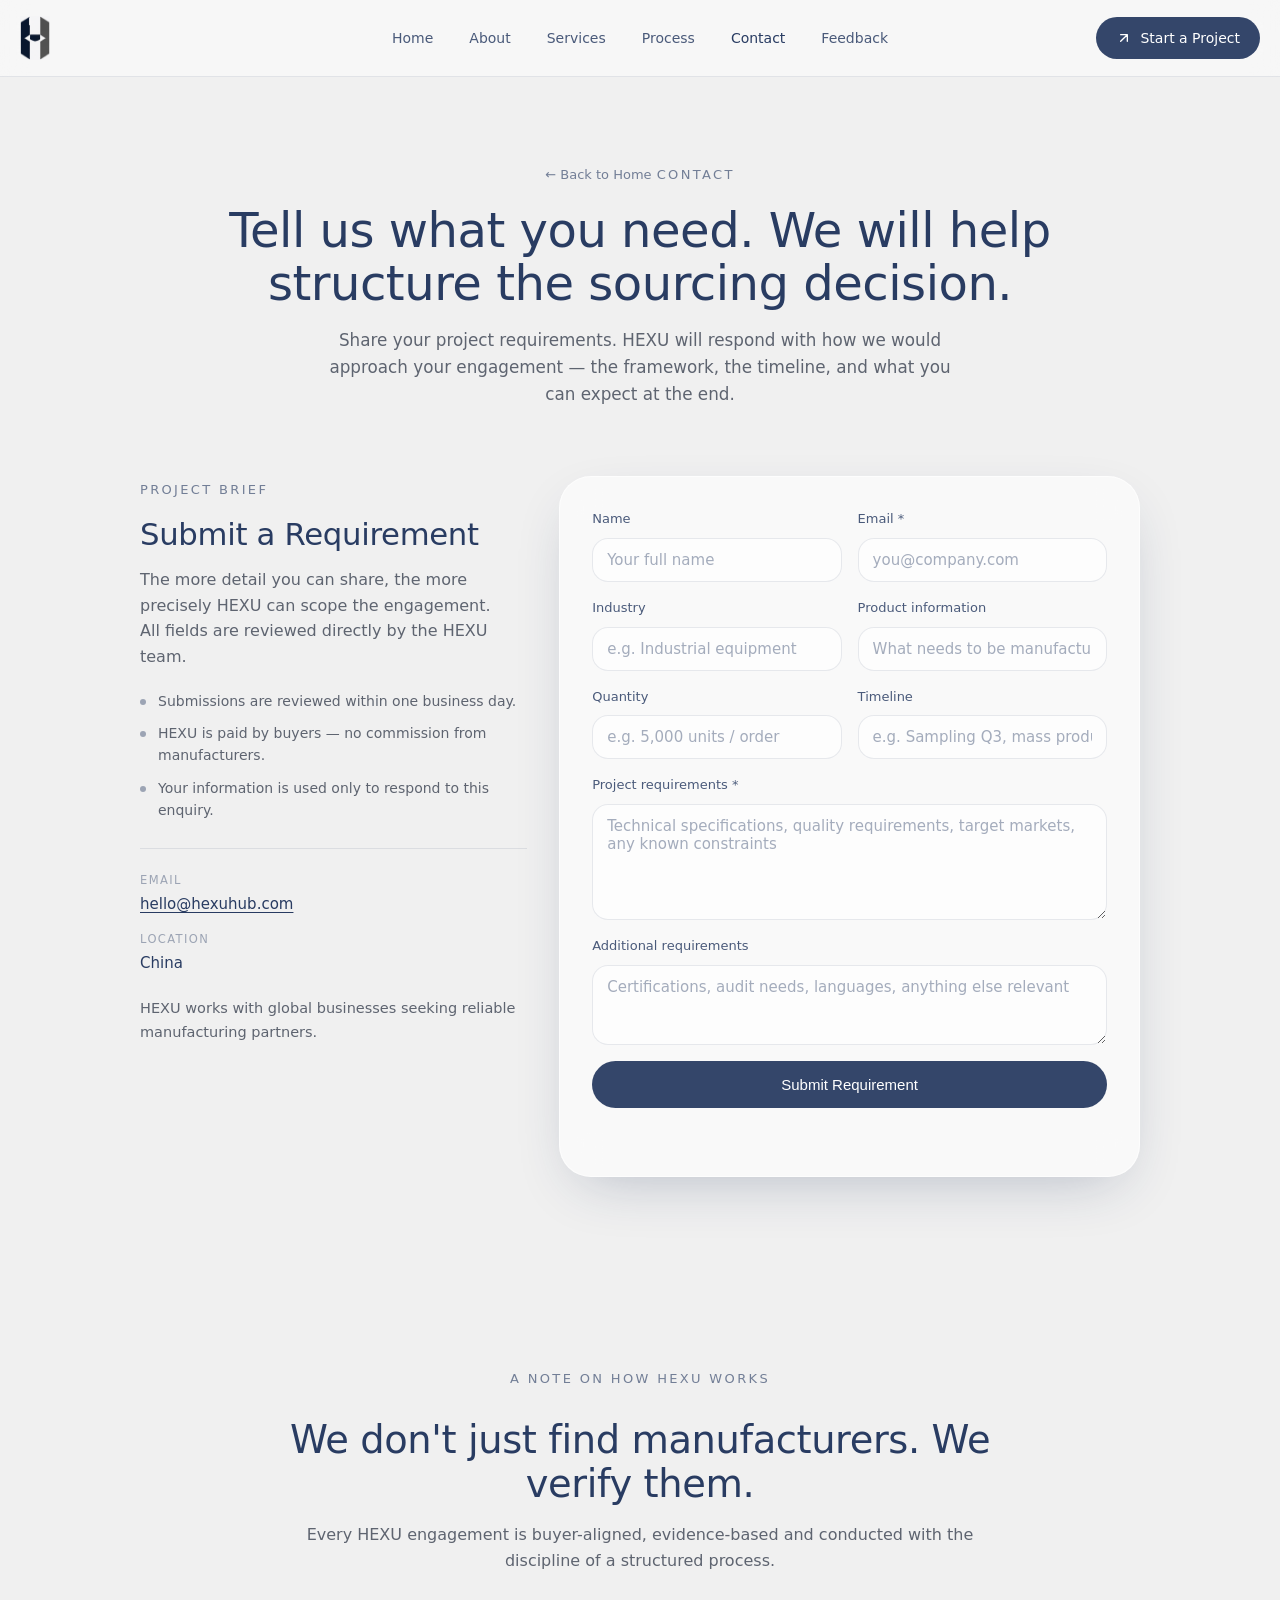
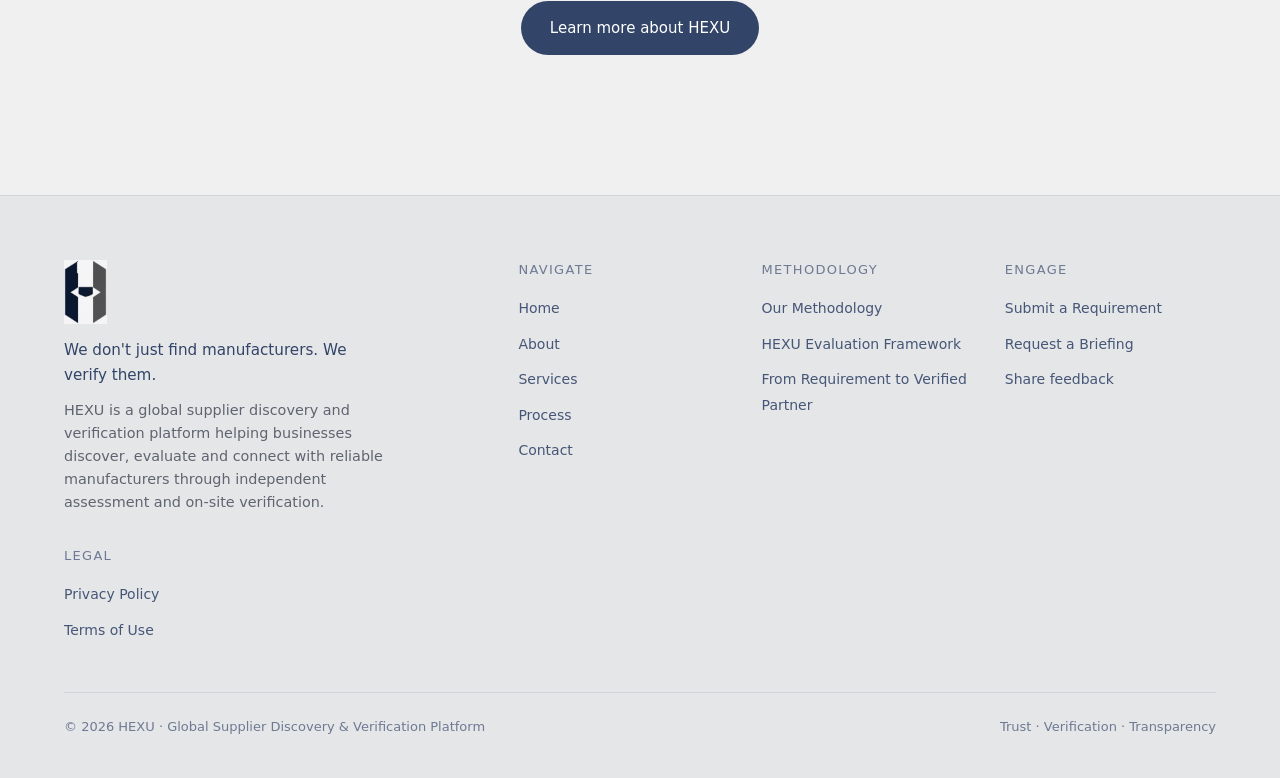
<file: HEXU/contact.html>
<!DOCTYPE html>
<html lang="en">
<head>
  <meta charset="UTF-8" />
  <meta name="viewport" content="width=device-width, initial-scale=1" />
  <title>Contact — HEXU</title>
  <meta name="description" content="Tell HEXU what you need. We will help structure the sourcing decision." />
  <meta property="og:title" content="Contact — HEXU" />
  <meta property="og:description" content="Tell HEXU what you need. We will help structure the sourcing decision." />
  <meta property="og:type" content="website" />
  <meta property="og:image" content="https://hexuhub.com/assets/og-image.png" />
  <meta name="twitter:card" content="summary_large_image" />
  <link rel="icon" href="favicon.svg" type="image/svg+xml" />
  <link rel="preconnect" href="https://fonts.googleapis.com" />
  <link rel="preconnect" href="https://fonts.gstatic.com" crossorigin />
  <link rel="stylesheet" href="styles.css" />
  <link rel="canonical" href="https://hexuhub.com/contact.html" />
</head>
<body>

<nav class="topnav" id="siteHeader">
  <div class="topnav-inner">
    <a href="index.html" class="nav-brand"><img src="assets/hexu-logo.png" alt="HEXU" class="brand-logo nav-brand-logo"></a>
    <ul class="nav-menu">
      <li><a href="index.html">Home</a></li>
      <li><a href="about.html">About</a></li>
      <li><a href="services.html">Services</a></li>
      <li><a href="process.html">Process</a></li>
      <li><a href="contact.html" class="is-current">Contact</a></li>
          <li><a href="feedback.html">Feedback</a></li>
    </ul>
    <span class="nav-cta">
      <a href="contact.html">
        <svg viewBox="0 0 24 24" fill="none" stroke="currentColor" stroke-width="2" stroke-linecap="round" stroke-linejoin="round"><path d="M7 17 17 7M7 7h10v10"/></svg>
        Start a Project
      </a>
    </span>
          <button class="nav-toggle" id="navToggle" type="button" aria-label="Open menu" aria-expanded="false" aria-controls="mobileNav">
            <svg viewBox="0 0 24 24" fill="none" stroke="currentColor" stroke-width="2" stroke-linecap="round"><path d="M4 7h16M4 12h16M4 17h16"/></svg>
          </button>
  </div>
</nav>

<section class="page-head">
  <div class="container">
    <a href="index.html" class="back-link">← Back to Home</a>
    <span class="kicker">Contact</span>
    <h1 class="page-title">Tell us what you need. We will help structure the sourcing decision.</h1>
    <p class="page-lede">Share your project requirements. HEXU will respond with how we would approach your engagement — the framework, the timeline, and what you can expect at the end.</p>
  </div>
</section>

<section class="section section-contact" style="padding-top:24px;">
  <div class="container">
    <div class="contact-grid">
      <div class="reveal">
        <span class="kicker">Project Brief</span>
        <h2 class="section-title" style="font-size:clamp(1.5rem,2.4vw,2rem);">Submit a Requirement</h2>
        <p class="muted" style="margin-top:16px; max-width:36ch;">
          The more detail you can share, the more precisely HEXU can scope the engagement. All fields are reviewed directly by the HEXU team.
        </p>
        <ul class="contact-notes">
          <li>Submissions are reviewed within one business day.</li>
          <li>HEXU is paid by buyers — no commission from manufacturers.</li>
          <li>Your information is used only to respond to this enquiry.</li>
        </ul>

        <div class="contact-details">
          <dl>
            <div>
              <dt>Email</dt>
              <dd><a href="mailto:hello@hexuhub.com">hello@hexuhub.com</a></dd>
            </div>
            <div>
              <dt>Location</dt>
              <dd>China</dd>
            </div>
          </dl>
          <p class="contact-statement">HEXU works with global businesses seeking reliable manufacturing partners.</p>
        </div>
      </div>

      <form class="contact-form reveal" id="contactForm" novalidate>
        <div class="field-row">
          <div class="field">
            <label for="name">Name</label>
            <input type="text" id="name" name="name" placeholder="Your full name" />
          </div>
          <div class="field">
            <label for="email">Email *</label>
            <input type="email" id="email" name="email" placeholder="you@company.com" required />
          </div>
        </div>

        <div class="field-row">
          <div class="field">
            <label for="industry">Industry</label>
            <input type="text" id="industry" name="industry" placeholder="e.g. Industrial equipment" />
          </div>
          <div class="field">
            <label for="product">Product information</label>
            <input type="text" id="product" name="product" placeholder="What needs to be manufactured" />
          </div>
        </div>

        <div class="field-row">
          <div class="field">
            <label for="quantity">Quantity</label>
            <input type="text" id="quantity" name="quantity" placeholder="e.g. 5,000 units / order" />
          </div>
          <div class="field">
            <label for="timeline">Timeline</label>
            <input type="text" id="timeline" name="timeline" placeholder="e.g. Sampling Q3, mass production Q4" />
          </div>
        </div>

        <div class="field">
          <label for="requirements">Project requirements *</label>
          <textarea id="requirements" name="requirements" rows="5" placeholder="Technical specifications, quality requirements, target markets, any known constraints" required></textarea>
        </div>

        <div class="field">
          <label for="additional">Additional requirements</label>
          <textarea id="additional" name="additional" rows="3" placeholder="Certifications, audit needs, languages, anything else relevant"></textarea>
        </div>

        <button type="submit" class="btn btn-primary btn-block">Submit Requirement</button>
        <div class="form-status" id="formStatus" role="status" aria-live="polite"></div>
      </form>
    </div>
  </div>
</section>

<section class="closing">
  <div class="container">
    <span class="kicker">A note on how HEXU works</span>
    <h2>We don't just find manufacturers. We verify them.</h2>
    <p>Every HEXU engagement is buyer-aligned, evidence-based and conducted with the discipline of a structured process.</p>
    <a href="about.html" class="btn btn-primary">Learn more about HEXU</a>
  </div>
</section>

<footer class="site-footer">
  <div class="container">
    <div class="footer-top">
      <div class="footer-brand">
        <img src="assets/hexu-logo.png" alt="HEXU" class="brand-logo footer-brand-logo">
        <p class="footer-tag">We don't just find manufacturers. We verify them.</p>
        <p class="footer-statement">HEXU is a global supplier discovery and verification platform helping businesses discover, evaluate and connect with reliable manufacturers through independent assessment and on-site verification.</p>
      </div>
      <div class="footer-col">
        <h4>Navigate</h4>
        <ul>
          <li><a href="index.html">Home</a></li>
          <li><a href="about.html">About</a></li>
          <li><a href="services.html">Services</a></li>
          <li><a href="process.html">Process</a></li>
          <li><a href="contact.html">Contact</a></li>
        </ul>
      </div>
      <div class="footer-col">
        <h4>Methodology</h4>
        <ul>
          <li><a href="process.html#method">Our Methodology</a></li>
          <li><a href="services.html#framework">HEXU Evaluation Framework</a></li>
          <li><a href="process.html#rfq">From Requirement to Verified Partner</a></li>
        </ul>
      </div>
      <div class="footer-col">
        <h4>Engage</h4>
        <ul>
          <li><a href="contact.html">Submit a Requirement</a></li>
          <li><a href="contact.html">Request a Briefing</a></li>
          <li><a href="feedback.html">Share feedback</a></li>
        </ul>
      </div>
      <div class="footer-col">
        <h4>Legal</h4>
        <ul>
          <li><a href="privacy.html">Privacy Policy</a></li>
          <li><a href="terms.html">Terms of Use</a></li>
        </ul>
      </div>
    </div>
    <div class="footer-base">
      <div>© 2026 HEXU · Global Supplier Discovery &amp; Verification Platform</div>
      <div class="meta">Trust · Verification · Transparency</div>
    </div>
  </div>
</footer>


<!-- Mobile navigation drawer -->
<div class="mobile-nav" id="mobileNav" hidden>
  <div class="mobile-nav-top">
    <a href="index.html" class="nav-brand" aria-label="HEXU home">
      <img src="assets/hexu-logo.png" alt="HEXU" class="brand-logo nav-brand-logo">
    </a>
    <button class="nav-toggle" id="navClose" type="button" aria-label="Close menu">
      <svg viewBox="0 0 24 24" fill="none" stroke="currentColor" stroke-width="2" stroke-linecap="round"><path d="M6 6l12 12M18 6L6 18"/></svg>
    </button>
  </div>
  <ul class="mobile-nav-list">
      <li><a href="index.html">Home</a></li>
      <li><a href="about.html">About</a></li>
      <li><a href="services.html">Services</a></li>
      <li><a href="process.html">Process</a></li>
      <li><a href="contact.html" class="is-current">Contact</a></li>
      <li><a href="feedback.html">Feedback</a></li>
  </ul>
  <a href="contact.html" class="mobile-nav-cta"><svg viewBox="0 0 24 24" fill="none" stroke="currentColor" stroke-width="2" stroke-linecap="round" stroke-linejoin="round"><path d="M7 17 17 7M7 7h10v10"/></svg>Start a Project</a>
  <p class="mobile-nav-meta">Email <a href="mailto:hello@hexuhub.com">hello@hexuhub.com</a></p>
</div>

<script src="script.js" defer></script>
<script src="i18n.js" defer></script>
</body>
</html>
</file>
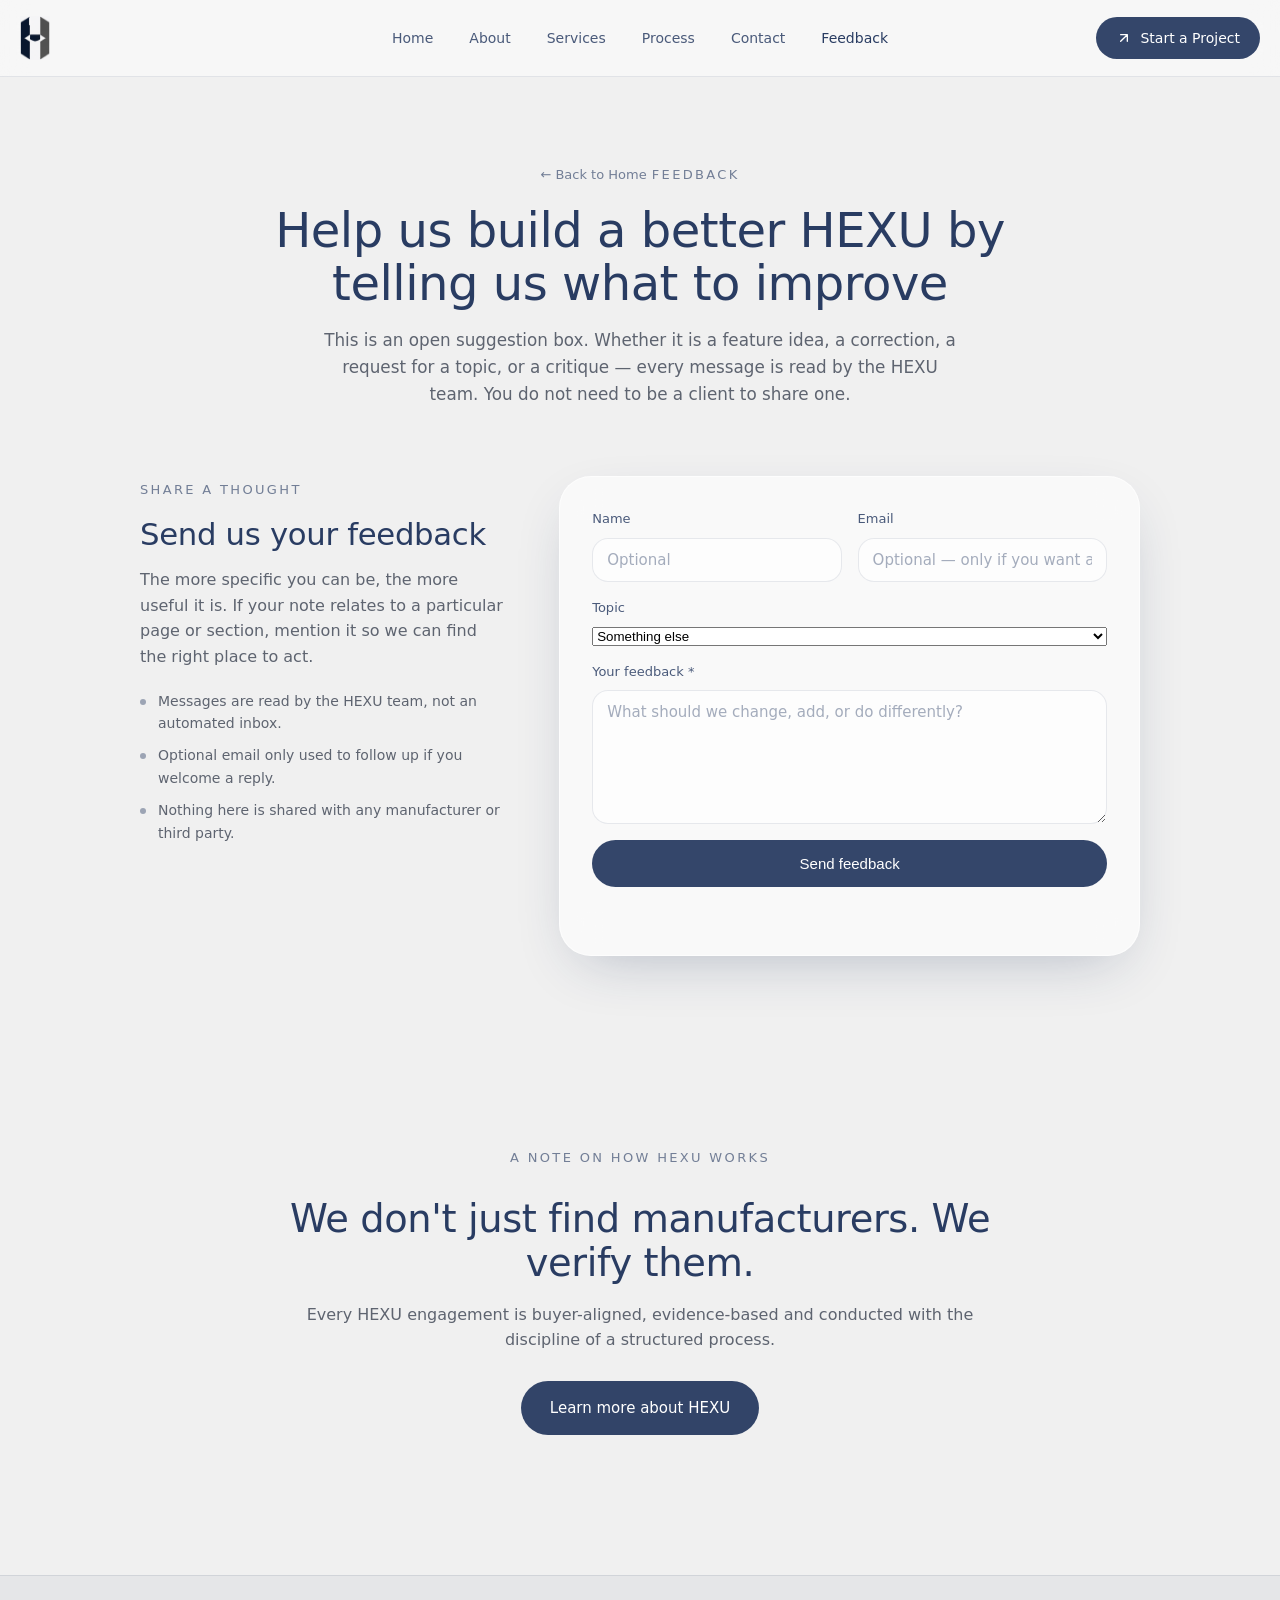
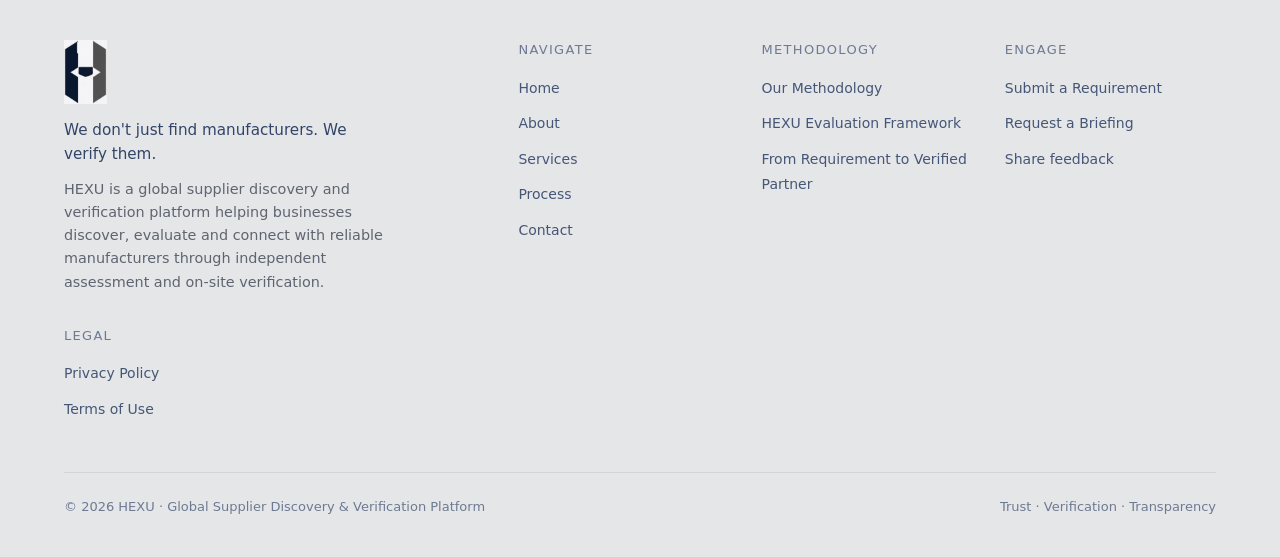
<file: HEXU/feedback.html>
<!DOCTYPE html>
<html lang="en">
<head>
  <meta charset="UTF-8" />
  <meta name="viewport" content="width=device-width, initial-scale=1" />
  <title>Feedback — HEXU</title>
  <meta name="description" content="Share a suggestion with HEXU. Ideas, corrections and critiques all help us build a better supplier discovery and verification partner." />
  <meta property="og:title" content="Feedback — HEXU" />
  <meta property="og:description" content="Share a suggestion with HEXU. Ideas, corrections and critiques all help us build a better supplier discovery and verification partner." />
  <meta property="og:type" content="website" />
  <meta property="og:image" content="https://hexuhub.com/assets/og-image.png" />
  <meta name="twitter:card" content="summary_large_image" />
  <link rel="icon" href="favicon.svg" type="image/svg+xml" />
  <link rel="preconnect" href="https://fonts.googleapis.com" />
  <link rel="preconnect" href="https://fonts.gstatic.com" crossorigin />
  <link rel="stylesheet" href="styles.css" />
  <link rel="canonical" href="https://hexuhub.com/feedback.html" />
</head>
<body>

<nav class="topnav" id="siteHeader">
  <div class="topnav-inner">
    <a href="index.html" class="nav-brand"><img src="assets/hexu-logo.png" alt="HEXU" class="brand-logo nav-brand-logo"></a>
    <ul class="nav-menu">
      <li><a href="index.html">Home</a></li>
      <li><a href="about.html">About</a></li>
      <li><a href="services.html">Services</a></li>
      <li><a href="process.html">Process</a></li>
      <li><a href="contact.html">Contact</a></li>
      <li><a href="feedback.html" class="is-current">Feedback</a></li>
    </ul>
    <span class="nav-cta">
      <a href="contact.html">
        <svg viewBox="0 0 24 24" fill="none" stroke="currentColor" stroke-width="2" stroke-linecap="round" stroke-linejoin="round"><path d="M7 17 17 7M7 7h10v10"/></svg>
        Start a Project
      </a>
    </span>
          <button class="nav-toggle" id="navToggle" type="button" aria-label="Open menu" aria-expanded="false" aria-controls="mobileNav">
            <svg viewBox="0 0 24 24" fill="none" stroke="currentColor" stroke-width="2" stroke-linecap="round"><path d="M4 7h16M4 12h16M4 17h16"/></svg>
          </button>
  </div>
</nav>

<section class="page-head">
  <div class="container">
    <a href="index.html" class="back-link">← Back to Home</a>
    <span class="kicker">Feedback</span>
    <h1 class="page-title">Help us build a better HEXU by telling us what to improve</h1>
    <p class="page-lede">This is an open suggestion box. Whether it is a feature idea, a correction, a request for a topic, or a critique — every message is read by the HEXU team. You do not need to be a client to share one.</p>
  </div>
</section>

<section class="section section-contact" style="padding-top:24px;">
  <div class="container">
    <div class="contact-grid">
      <div class="reveal">
        <span class="kicker">Share a thought</span>
        <h2 class="section-title" style="font-size:clamp(1.5rem,2.4vw,2rem);">Send us your feedback</h2>
        <p class="muted" style="margin-top:16px; max-width:36ch;">
          The more specific you can be, the more useful it is. If your note relates to a particular page or section, mention it so we can find the right place to act.
        </p>
        <ul class="contact-notes">
          <li>Messages are read by the HEXU team, not an automated inbox.</li>
          <li>Optional email only used to follow up if you welcome a reply.</li>
          <li>Nothing here is shared with any manufacturer or third party.</li>
        </ul>
      </div>

      <form class="contact-form reveal" id="feedbackForm" novalidate>
        <div class="field-row">
          <div class="field">
            <label for="name">Name</label>
            <input type="text" id="name" name="name" placeholder="Optional" />
          </div>
          <div class="field">
            <label for="email">Email</label>
            <input type="email" id="email" name="email" placeholder="Optional — only if you want a reply" />
          </div>
        </div>

        <div class="field">
          <label for="topic">Topic</label>
          <select id="topic" name="topic">
            <option value="">Something else</option>
            <option value="Website experience">Website experience</option>
            <option value="A service idea">A service idea</option>
            <option value="Content &amp; resources">Content &amp; resources</option>
            <option value="Correction">A correction</option>
          </select>
        </div>

        <div class="field">
          <label for="message">Your feedback *</label>
          <textarea id="message" name="message" rows="6" placeholder="What should we change, add, or do differently?" required></textarea>
        </div>

        <button type="submit" class="btn btn-primary btn-block">Send feedback</button>
        <div class="form-status" id="formStatus" role="status" aria-live="polite"></div>
      </form>
    </div>
  </div>
</section>

<section class="closing">
  <div class="container">
    <span class="kicker">A note on how HEXU works</span>
    <h2>We don't just find manufacturers. We verify them.</h2>
    <p>Every HEXU engagement is buyer-aligned, evidence-based and conducted with the discipline of a structured process.</p>
    <a href="about.html" class="btn btn-primary">Learn more about HEXU</a>
  </div>
</section>

<footer class="site-footer">
  <div class="container">
    <div class="footer-top">
      <div class="footer-brand">
        <img src="assets/hexu-logo.png" alt="HEXU" class="brand-logo footer-brand-logo">
        <p class="footer-tag">We don't just find manufacturers. We verify them.</p>
        <p class="footer-statement">HEXU is a global supplier discovery and verification platform helping businesses discover, evaluate and connect with reliable manufacturers through independent assessment and on-site verification.</p>
      </div>
      <div class="footer-col">
        <h4>Navigate</h4>
        <ul>
          <li><a href="index.html">Home</a></li>
          <li><a href="about.html">About</a></li>
          <li><a href="services.html">Services</a></li>
          <li><a href="process.html">Process</a></li>
          <li><a href="contact.html">Contact</a></li>
        </ul>
      </div>
      <div class="footer-col">
        <h4>Methodology</h4>
        <ul>
          <li><a href="process.html#method">Our Methodology</a></li>
          <li><a href="services.html#framework">HEXU Evaluation Framework</a></li>
          <li><a href="process.html#rfq">From Requirement to Verified Partner</a></li>
        </ul>
      </div>
      <div class="footer-col">
        <h4>Engage</h4>
        <ul>
          <li><a href="contact.html">Submit a Requirement</a></li>
          <li><a href="contact.html">Request a Briefing</a></li>
          <li><a href="feedback.html">Share feedback</a></li>
        </ul>
      </div>
      <div class="footer-col">
        <h4>Legal</h4>
        <ul>
          <li><a href="privacy.html">Privacy Policy</a></li>
          <li><a href="terms.html">Terms of Use</a></li>
        </ul>
      </div>
    </div>
    <div class="footer-base">
      <div>© 2026 HEXU · Global Supplier Discovery &amp; Verification Platform</div>
      <div class="meta">Trust · Verification · Transparency</div>
    </div>
  </div>
</footer>


<!-- Mobile navigation drawer -->
<div class="mobile-nav" id="mobileNav" hidden>
  <div class="mobile-nav-top">
    <a href="index.html" class="nav-brand" aria-label="HEXU home">
      <img src="assets/hexu-logo.png" alt="HEXU" class="brand-logo nav-brand-logo">
    </a>
    <button class="nav-toggle" id="navClose" type="button" aria-label="Close menu">
      <svg viewBox="0 0 24 24" fill="none" stroke="currentColor" stroke-width="2" stroke-linecap="round"><path d="M6 6l12 12M18 6L6 18"/></svg>
    </button>
  </div>
  <ul class="mobile-nav-list">
      <li><a href="index.html">Home</a></li>
      <li><a href="about.html">About</a></li>
      <li><a href="services.html">Services</a></li>
      <li><a href="process.html">Process</a></li>
      <li><a href="contact.html">Contact</a></li>
      <li><a href="feedback.html" class="is-current">Feedback</a></li>
  </ul>
  <a href="contact.html" class="mobile-nav-cta"><svg viewBox="0 0 24 24" fill="none" stroke="currentColor" stroke-width="2" stroke-linecap="round" stroke-linejoin="round"><path d="M7 17 17 7M7 7h10v10"/></svg>Start a Project</a>
  <p class="mobile-nav-meta">Email <a href="mailto:hello@hexuhub.com">hello@hexuhub.com</a></p>
</div>

<script src="script.js" defer></script>
<script src="i18n.js" defer></script>
</body>
</html>
</file>
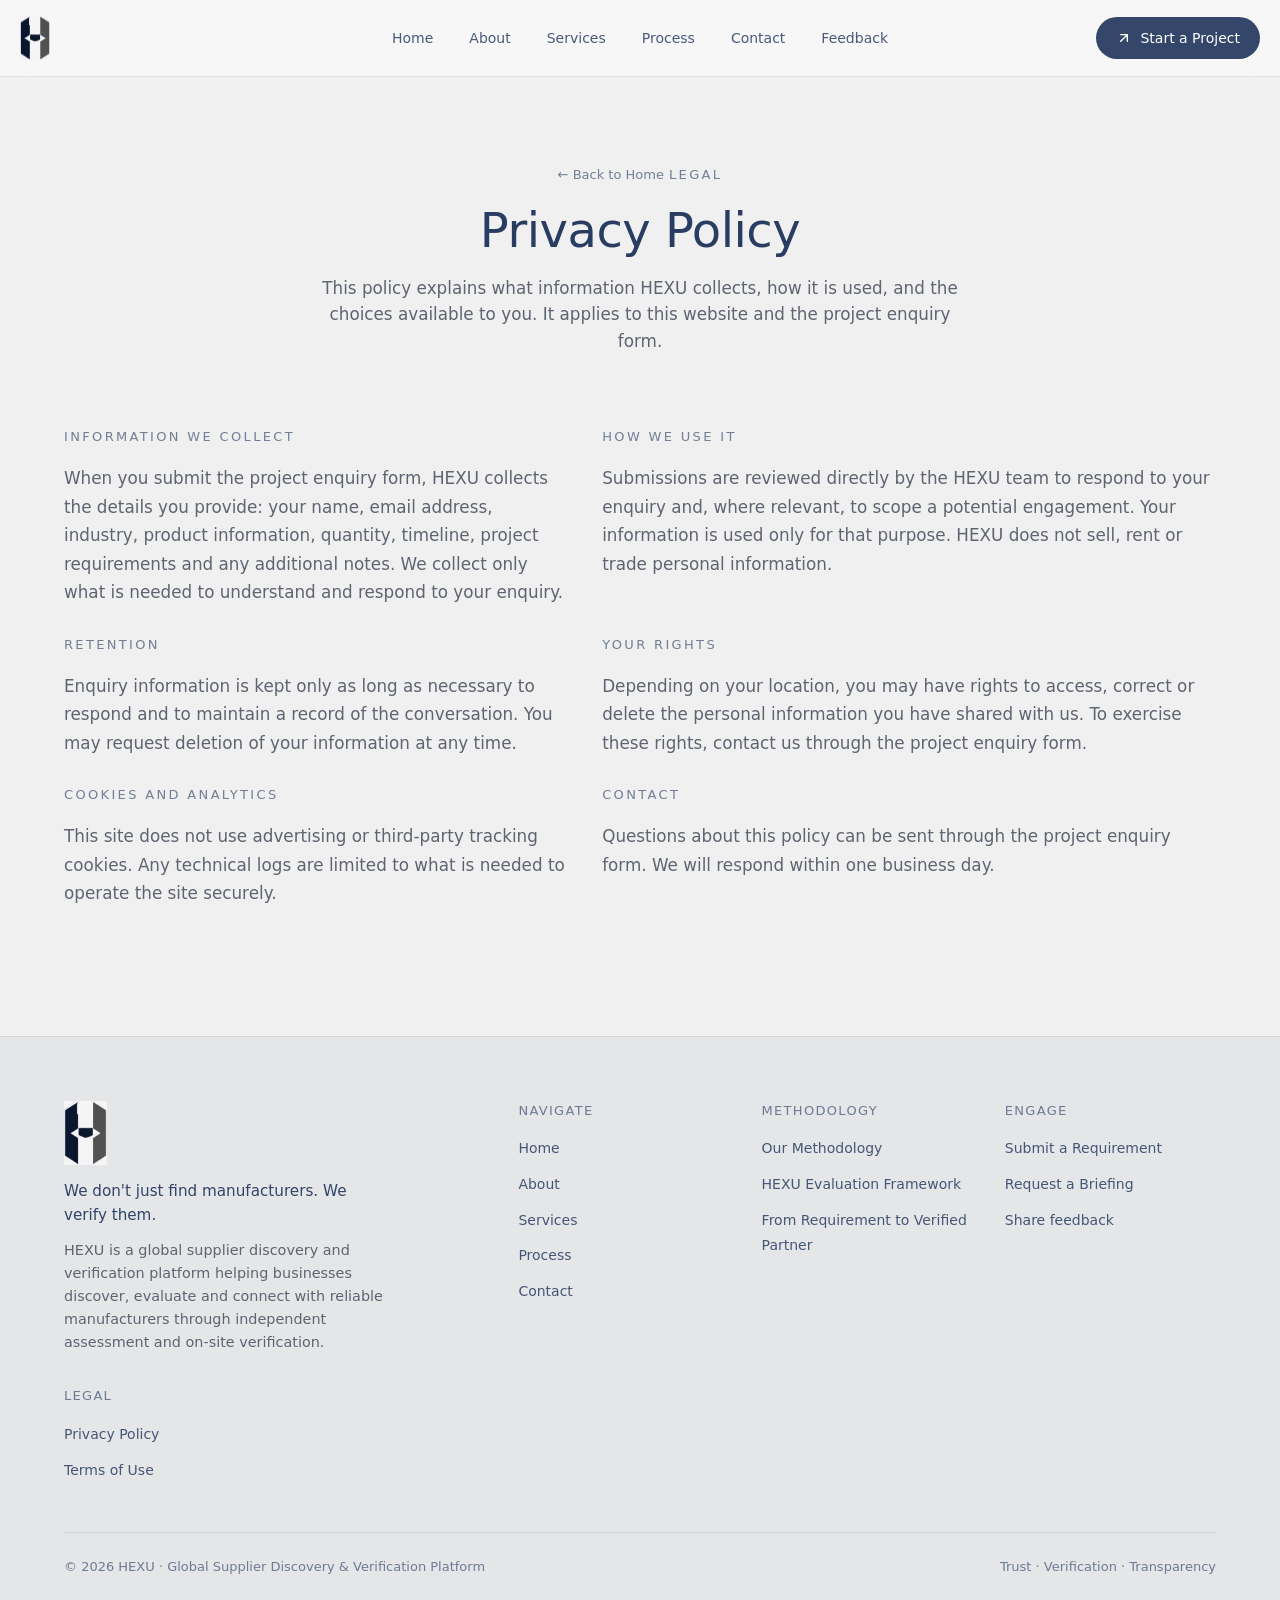
<file: HEXU/privacy.html>
<!DOCTYPE html>
<html lang="en">
<head>
  <meta charset="UTF-8" />
  <meta name="viewport" content="width=device-width, initial-scale=1" />
  <title>Privacy Policy — HEXU</title>
  <meta name="description" content="How HEXU collects, uses and protects the information you share through the project enquiry form." />
  <meta property="og:title" content="Privacy Policy — HEXU" />
  <meta property="og:description" content="How HEXU collects, uses and protects your information." />
  <meta property="og:type" content="website" />
  <meta property="og:image" content="https://hexuhub.com/assets/og-image.png" />
  <meta name="twitter:card" content="summary_large_image" />
  <link rel="icon" href="favicon.svg" type="image/svg+xml" />
  <link rel="preconnect" href="https://fonts.googleapis.com" />
  <link rel="preconnect" href="https://fonts.gstatic.com" crossorigin />
  <link rel="stylesheet" href="styles.css" />
  <link rel="canonical" href="https://hexuhub.com/privacy.html" />
</head>
<body>

<nav class="topnav" id="siteHeader">
  <div class="topnav-inner">
    <a href="index.html" class="nav-brand"><img src="assets/hexu-logo.png" alt="HEXU" class="brand-logo nav-brand-logo"></a>
    <ul class="nav-menu">
      <li><a href="index.html">Home</a></li>
      <li><a href="about.html">About</a></li>
      <li><a href="services.html">Services</a></li>
      <li><a href="process.html">Process</a></li>
      <li><a href="contact.html">Contact</a></li>
          <li><a href="feedback.html">Feedback</a></li>
    </ul>
    <span class="nav-cta">
      <a href="contact.html">
        <svg viewBox="0 0 24 24" fill="none" stroke="currentColor" stroke-width="2" stroke-linecap="round" stroke-linejoin="round"><path d="M7 17 17 7M7 7h10v10"/></svg>
        Start a Project
      </a>
    </span>
          <button class="nav-toggle" id="navToggle" type="button" aria-label="Open menu" aria-expanded="false" aria-controls="mobileNav">
            <svg viewBox="0 0 24 24" fill="none" stroke="currentColor" stroke-width="2" stroke-linecap="round"><path d="M4 7h16M4 12h16M4 17h16"/></svg>
          </button>
  </div>
</nav>

<section class="page-head">
  <div class="container">
    <a href="index.html" class="back-link">← Back to Home</a>
    <span class="kicker">Legal</span>
    <h1 class="page-title">Privacy Policy</h1>
    <p class="page-lede">This policy explains what information HEXU collects, how it is used, and the choices available to you. It applies to this website and the project enquiry form.</p>
  </div>
</section>

<section class="section" style="padding-top:24px;">
  <div class="container">
    <div class="about-grid">
      <div class="reveal">
        <span class="kicker">Information we collect</span>
        <p class="muted" style="font-size:1.05rem; line-height:1.7; max-width:62ch;">
          When you submit the project enquiry form, HEXU collects the details you provide: your name, email address, industry, product information, quantity, timeline, project requirements and any additional notes. We collect only what is needed to understand and respond to your enquiry.
        </p>
      </div>
      <div class="reveal">
        <span class="kicker">How we use it</span>
        <p class="muted" style="font-size:1.05rem; line-height:1.7; max-width:62ch;">
          Submissions are reviewed directly by the HEXU team to respond to your enquiry and, where relevant, to scope a potential engagement. Your information is used only for that purpose. HEXU does not sell, rent or trade personal information.
        </p>
      </div>
    </div>

    <div class="about-grid" style="margin-top:24px;">
      <div class="reveal">
        <span class="kicker">Retention</span>
        <p class="muted" style="font-size:1.05rem; line-height:1.7; max-width:62ch;">
          Enquiry information is kept only as long as necessary to respond and to maintain a record of the conversation. You may request deletion of your information at any time.
        </p>
      </div>
      <div class="reveal">
        <span class="kicker">Your rights</span>
        <p class="muted" style="font-size:1.05rem; line-height:1.7; max-width:62ch;">
          Depending on your location, you may have rights to access, correct or delete the personal information you have shared with us. To exercise these rights, contact us through the project enquiry form.
        </p>
      </div>
    </div>

    <div class="about-grid" style="margin-top:24px;">
      <div class="reveal">
        <span class="kicker">Cookies and analytics</span>
        <p class="muted" style="font-size:1.05rem; line-height:1.7; max-width:62ch;">
          This site does not use advertising or third-party tracking cookies. Any technical logs are limited to what is needed to operate the site securely.
        </p>
      </div>
      <div class="reveal">
        <span class="kicker">Contact</span>
        <p class="muted" style="font-size:1.05rem; line-height:1.7; max-width:62ch;">
          Questions about this policy can be sent through the project enquiry form. We will respond within one business day.
        </p>
      </div>
    </div>
  </div>
</section>

<footer class="site-footer">
  <div class="container">
    <div class="footer-top">
      <div class="footer-brand">
        <img src="assets/hexu-logo.png" alt="HEXU" class="brand-logo footer-brand-logo">
        <p class="footer-tag">We don't just find manufacturers. We verify them.</p>
        <p class="footer-statement">HEXU is a global supplier discovery and verification platform helping businesses discover, evaluate and connect with reliable manufacturers through independent assessment and on-site verification.</p>
      </div>
      <div class="footer-col">
        <h4>Navigate</h4>
        <ul>
          <li><a href="index.html">Home</a></li>
          <li><a href="about.html">About</a></li>
          <li><a href="services.html">Services</a></li>
          <li><a href="process.html">Process</a></li>
          <li><a href="contact.html">Contact</a></li>
        </ul>
      </div>
      <div class="footer-col">
        <h4>Methodology</h4>
        <ul>
          <li><a href="process.html#method">Our Methodology</a></li>
          <li><a href="services.html#framework">HEXU Evaluation Framework</a></li>
          <li><a href="process.html#rfq">From Requirement to Verified Partner</a></li>
        </ul>
      </div>
      <div class="footer-col">
        <h4>Engage</h4>
        <ul>
          <li><a href="contact.html">Submit a Requirement</a></li>
          <li><a href="contact.html">Request a Briefing</a></li>
          <li><a href="feedback.html">Share feedback</a></li>
        </ul>
      </div>
      <div class="footer-col">
        <h4>Legal</h4>
        <ul>
          <li><a href="privacy.html">Privacy Policy</a></li>
          <li><a href="terms.html">Terms of Use</a></li>
        </ul>
      </div>
    </div>
    <div class="footer-base">
      <div>© 2026 HEXU · Global Supplier Discovery &amp; Verification Platform</div>
      <div class="meta">Trust · Verification · Transparency</div>
    </div>
  </div>
</footer>


<!-- Mobile navigation drawer -->
<div class="mobile-nav" id="mobileNav" hidden>
  <div class="mobile-nav-top">
    <a href="index.html" class="nav-brand" aria-label="HEXU home">
      <img src="assets/hexu-logo.png" alt="HEXU" class="brand-logo nav-brand-logo">
    </a>
    <button class="nav-toggle" id="navClose" type="button" aria-label="Close menu">
      <svg viewBox="0 0 24 24" fill="none" stroke="currentColor" stroke-width="2" stroke-linecap="round"><path d="M6 6l12 12M18 6L6 18"/></svg>
    </button>
  </div>
  <ul class="mobile-nav-list">
      <li><a href="index.html">Home</a></li>
      <li><a href="about.html">About</a></li>
      <li><a href="services.html">Services</a></li>
      <li><a href="process.html">Process</a></li>
      <li><a href="contact.html">Contact</a></li>
      <li><a href="feedback.html">Feedback</a></li>
  </ul>
  <a href="contact.html" class="mobile-nav-cta"><svg viewBox="0 0 24 24" fill="none" stroke="currentColor" stroke-width="2" stroke-linecap="round" stroke-linejoin="round"><path d="M7 17 17 7M7 7h10v10"/></svg>Start a Project</a>
  <p class="mobile-nav-meta">Email <a href="mailto:hello@hexuhub.com">hello@hexuhub.com</a></p>
</div>

<script src="script.js" defer></script>
<script src="i18n.js" defer></script>
</body>
</html>
</file>
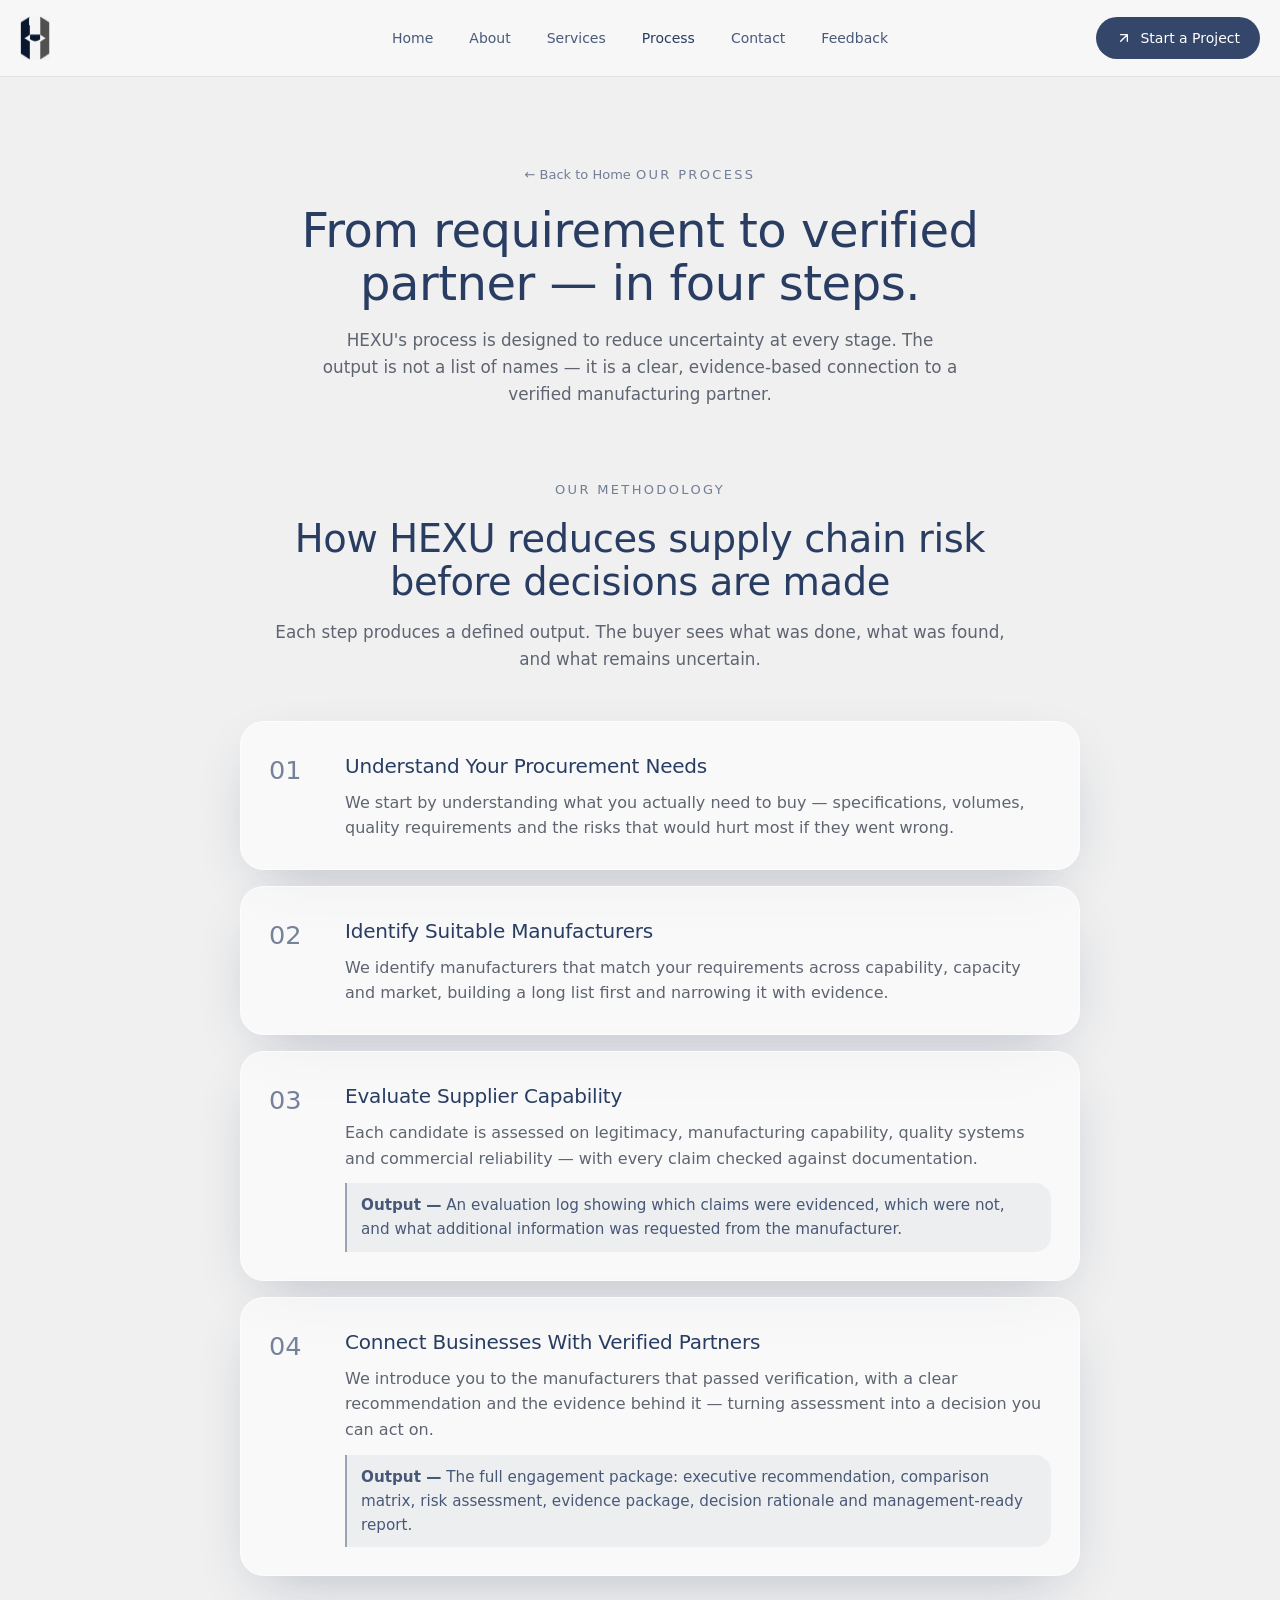
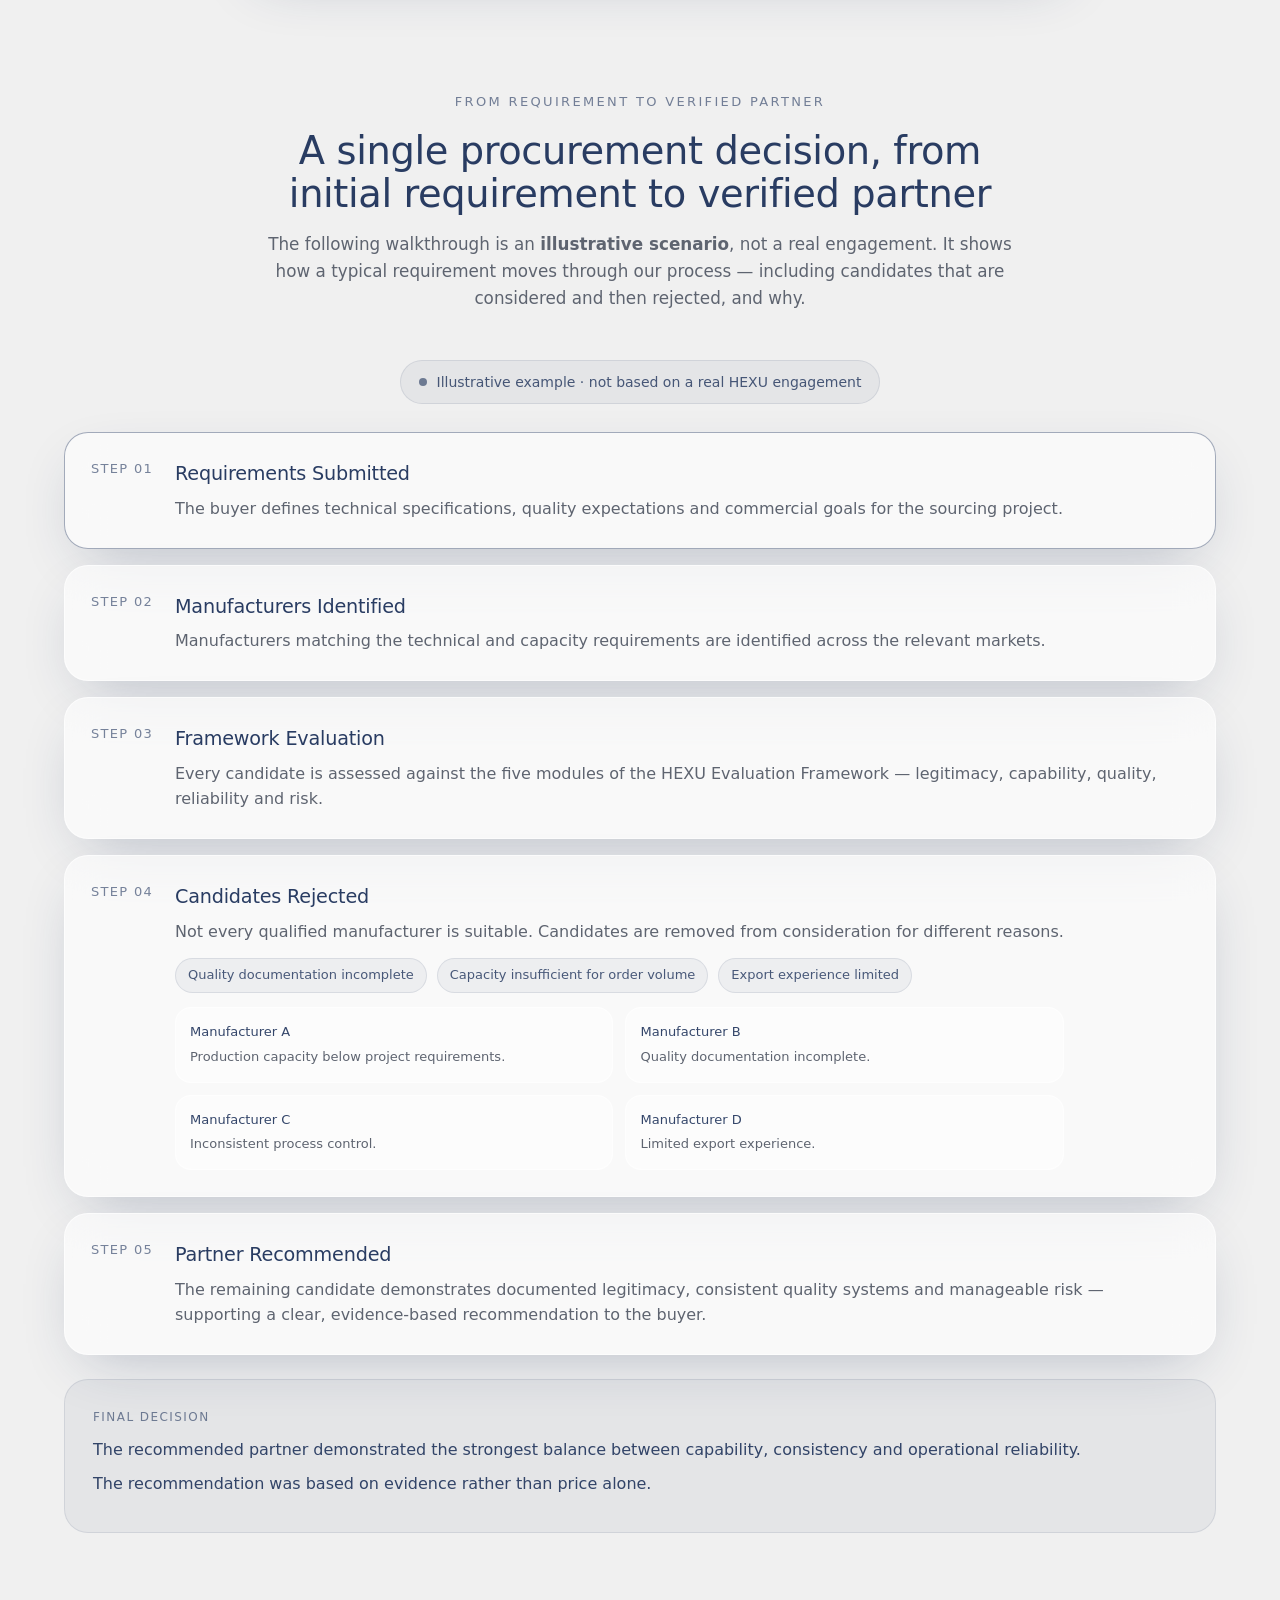
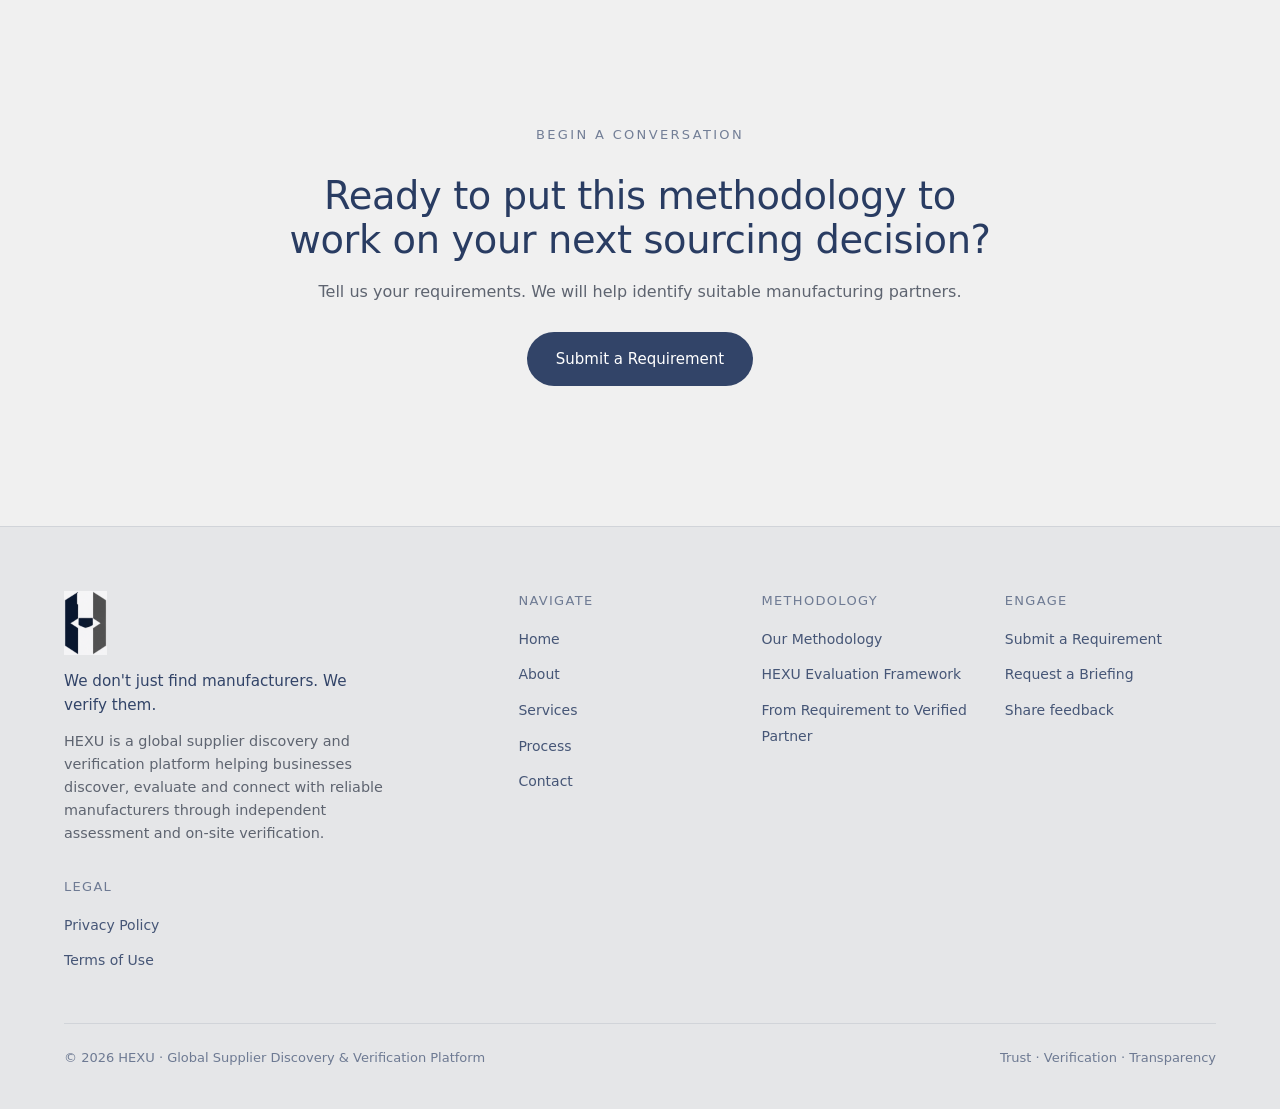
<file: HEXU/process.html>
<!DOCTYPE html>
<html lang="en">
<head>
  <meta charset="UTF-8" />
  <meta name="viewport" content="width=device-width, initial-scale=1" />
  <title>Process — HEXU</title>
  <meta name="description" content="HEXU's four-step process — from understanding your needs to connecting you with verified manufacturing partners. A transparent process built to reduce supply chain risk." />
  <meta property="og:title" content="Process — HEXU" />
  <meta property="og:description" content="HEXU's four-step process, from requirement to verified partner — a transparent process built to reduce supply chain risk." />
  <meta property="og:type" content="website" />
  <meta property="og:image" content="https://hexuhub.com/assets/og-image.png" />
  <meta name="twitter:card" content="summary_large_image" />
  <link rel="icon" href="favicon.svg" type="image/svg+xml" />
  <link rel="preconnect" href="https://fonts.googleapis.com" />
  <link rel="preconnect" href="https://fonts.gstatic.com" crossorigin />
  <link rel="stylesheet" href="styles.css" />
  <link rel="canonical" href="https://hexuhub.com/process.html" />
</head>
<body>

<nav class="topnav" id="siteHeader">
  <div class="topnav-inner">
    <a href="index.html" class="nav-brand"><img src="assets/hexu-logo.png" alt="HEXU" class="brand-logo nav-brand-logo"></a>
    <ul class="nav-menu">
      <li><a href="index.html">Home</a></li>
      <li><a href="about.html">About</a></li>
      <li><a href="services.html">Services</a></li>
      <li><a href="process.html" class="is-current">Process</a></li>
      <li><a href="contact.html">Contact</a></li>
          <li><a href="feedback.html">Feedback</a></li>
    </ul>
    <span class="nav-cta">
      <a href="contact.html">
        <svg viewBox="0 0 24 24" fill="none" stroke="currentColor" stroke-width="2" stroke-linecap="round" stroke-linejoin="round"><path d="M7 17 17 7M7 7h10v10"/></svg>
        Start a Project
      </a>
    </span>
          <button class="nav-toggle" id="navToggle" type="button" aria-label="Open menu" aria-expanded="false" aria-controls="mobileNav">
            <svg viewBox="0 0 24 24" fill="none" stroke="currentColor" stroke-width="2" stroke-linecap="round"><path d="M4 7h16M4 12h16M4 17h16"/></svg>
          </button>
  </div>
</nav>

<section class="page-head">
  <div class="container">
    <a href="index.html" class="back-link">← Back to Home</a>
    <span class="kicker">Our Process</span>
    <h1 class="page-title">From requirement to verified partner — in four steps.</h1>
    <p class="page-lede">HEXU's process is designed to reduce uncertainty at every stage. The output is not a list of names — it is a clear, evidence-based connection to a verified manufacturing partner.</p>
  </div>
</section>

<section class="section section-method" id="method" style="padding-top:24px;">
  <div class="container">
    <header class="section-head reveal">
      <span class="kicker">Our Methodology</span>
      <h2 class="section-title">How HEXU reduces supply chain risk before decisions are made</h2>
      <p class="section-lede">Each step produces a defined output. The buyer sees what was done, what was found, and what remains uncertain.</p>
    </header>

    <ol class="steps">
      <li class="step reveal">
        <div class="step-num">01</div>
        <div>
          <h3 class="step-title">Understand Your Procurement Needs</h3>
          <p class="step-text">We start by understanding what you actually need to buy — specifications, volumes, quality requirements and the risks that would hurt most if they went wrong.</p>
        </div>
      </li>
      <li class="step reveal">
        <div class="step-num">02</div>
        <div>
          <h3 class="step-title">Identify Suitable Manufacturers</h3>
          <p class="step-text">We identify manufacturers that match your requirements across capability, capacity and market, building a long list first and narrowing it with evidence.</p>
        </div>
      </li>
      <li class="step reveal">
        <div class="step-num">03</div>
        <div>
          <h3 class="step-title">Evaluate Supplier Capability</h3>
          <p class="step-text">Each candidate is assessed on legitimacy, manufacturing capability, quality systems and commercial reliability — with every claim checked against documentation.</p>
          <div class="step-example"><strong>Output —</strong> An evaluation log showing which claims were evidenced, which were not, and what additional information was requested from the manufacturer.</div>
        </div>
      </li>
      <li class="step reveal">
        <div class="step-num">04</div>
        <div>
          <h3 class="step-title">Connect Businesses With Verified Partners</h3>
          <p class="step-text">We introduce you to the manufacturers that passed verification, with a clear recommendation and the evidence behind it — turning assessment into a decision you can act on.</p>
          <div class="step-example"><strong>Output —</strong> The full engagement package: executive recommendation, comparison matrix, risk assessment, evidence package, decision rationale and management-ready report.</div>
        </div>
      </li>
    </ol>
  </div>
</section>

<section class="section section-rfq" id="rfq" style="padding-top:24px;">
  <div class="container">
    <header class="section-head reveal">
      <span class="kicker">From Requirement to Verified Partner</span>
      <h2 class="section-title">A single procurement decision, from initial requirement to verified partner</h2>
      <p class="section-lede">The following walkthrough is an <strong>illustrative scenario</strong>, not a real engagement. It shows how a typical requirement moves through our process — including candidates that are considered and then rejected, and why.</p>
    </header>

    <div style="text-align:center;" class="reveal">
      <span class="illustrative-banner"><span class="dot"></span>Illustrative example · not based on a real HEXU engagement</span>
    </div>

    <div class="rfq-step is-active reveal">
      <div class="rfq-step-label">Step 01</div>
      <div>
        <h3 class="rfq-step-title">Requirements Submitted</h3>
        <p class="rfq-step-text">The buyer defines technical specifications, quality expectations and commercial goals for the sourcing project.</p>
      </div>
    </div>

    <div class="rfq-step reveal">
      <div class="rfq-step-label">Step 02</div>
      <div>
        <h3 class="rfq-step-title">Manufacturers Identified</h3>
        <p class="rfq-step-text">Manufacturers matching the technical and capacity requirements are identified across the relevant markets.</p>
      </div>
    </div>

    <div class="rfq-step reveal">
      <div class="rfq-step-label">Step 03</div>
      <div>
        <h3 class="rfq-step-title">Framework Evaluation</h3>
        <p class="rfq-step-text">Every candidate is assessed against the five modules of the HEXU Evaluation Framework — legitimacy, capability, quality, reliability and risk.</p>
      </div>
    </div>

    <div class="rfq-step reveal">
      <div class="rfq-step-label">Step 04</div>
      <div>
        <h3 class="rfq-step-title">Candidates Rejected</h3>
        <p class="rfq-step-text">Not every qualified manufacturer is suitable. Candidates are removed from consideration for different reasons.</p>
        <div class="rfq-step-reasons">
          <div>Quality documentation incomplete</div>
          <div>Capacity insufficient for order volume</div>
          <div>Export experience limited</div>
        </div>
        <div class="example-grid">
          <div class="example-item"><div class="k">Manufacturer A</div><div class="v">Production capacity below project requirements.</div></div>
          <div class="example-item"><div class="k">Manufacturer B</div><div class="v">Quality documentation incomplete.</div></div>
          <div class="example-item"><div class="k">Manufacturer C</div><div class="v">Inconsistent process control.</div></div>
          <div class="example-item"><div class="k">Manufacturer D</div><div class="v">Limited export experience.</div></div>
        </div>
      </div>
    </div>

    <div class="rfq-step reveal">
      <div class="rfq-step-label">Step 05</div>
      <div>
        <h3 class="rfq-step-title">Partner Recommended</h3>
        <p class="rfq-step-text">The remaining candidate demonstrates documented legitimacy, consistent quality systems and manageable risk — supporting a clear, evidence-based recommendation to the buyer.</p>
      </div>
    </div>

    <div class="final-decision reveal">
      <div class="k">Final Decision</div>
      <p>The recommended partner demonstrated the strongest balance between capability, consistency and operational reliability.</p>
      <p>The recommendation was based on evidence rather than price alone.</p>
    </div>
  </div>
</section>

<section class="closing">
  <div class="container">
    <span class="kicker">Begin a conversation</span>
    <h2>Ready to put this methodology to work on your next sourcing decision?</h2>
    <p>Tell us your requirements. We will help identify suitable manufacturing partners.</p>
    <a href="contact.html" class="btn btn-primary">Submit a Requirement</a>
  </div>
</section>

<footer class="site-footer">
  <div class="container">
    <div class="footer-top">
      <div class="footer-brand">
        <img src="assets/hexu-logo.png" alt="HEXU" class="brand-logo footer-brand-logo">
        <p class="footer-tag">We don't just find manufacturers. We verify them.</p>
        <p class="footer-statement">HEXU is a global supplier discovery and verification platform helping businesses discover, evaluate and connect with reliable manufacturers through independent assessment and on-site verification.</p>
      </div>
      <div class="footer-col">
        <h4>Navigate</h4>
        <ul>
          <li><a href="index.html">Home</a></li>
          <li><a href="about.html">About</a></li>
          <li><a href="services.html">Services</a></li>
          <li><a href="process.html">Process</a></li>
          <li><a href="contact.html">Contact</a></li>
        </ul>
      </div>
      <div class="footer-col">
        <h4>Methodology</h4>
        <ul>
          <li><a href="process.html#method">Our Methodology</a></li>
          <li><a href="services.html#framework">HEXU Evaluation Framework</a></li>
          <li><a href="process.html#rfq">From Requirement to Verified Partner</a></li>
        </ul>
      </div>
      <div class="footer-col">
        <h4>Engage</h4>
        <ul>
          <li><a href="contact.html">Submit a Requirement</a></li>
          <li><a href="contact.html">Request a Briefing</a></li>
          <li><a href="feedback.html">Share feedback</a></li>
        </ul>
      </div>
      <div class="footer-col">
        <h4>Legal</h4>
        <ul>
          <li><a href="privacy.html">Privacy Policy</a></li>
          <li><a href="terms.html">Terms of Use</a></li>
        </ul>
      </div>
    </div>
    <div class="footer-base">
      <div>© 2026 HEXU · Global Supplier Discovery &amp; Verification Platform</div>
      <div class="meta">Trust · Verification · Transparency</div>
    </div>
  </div>
</footer>


<!-- Mobile navigation drawer -->
<div class="mobile-nav" id="mobileNav" hidden>
  <div class="mobile-nav-top">
    <a href="index.html" class="nav-brand" aria-label="HEXU home">
      <img src="assets/hexu-logo.png" alt="HEXU" class="brand-logo nav-brand-logo">
    </a>
    <button class="nav-toggle" id="navClose" type="button" aria-label="Close menu">
      <svg viewBox="0 0 24 24" fill="none" stroke="currentColor" stroke-width="2" stroke-linecap="round"><path d="M6 6l12 12M18 6L6 18"/></svg>
    </button>
  </div>
  <ul class="mobile-nav-list">
      <li><a href="index.html">Home</a></li>
      <li><a href="about.html">About</a></li>
      <li><a href="services.html">Services</a></li>
      <li><a href="process.html" class="is-current">Process</a></li>
      <li><a href="contact.html">Contact</a></li>
      <li><a href="feedback.html">Feedback</a></li>
  </ul>
  <a href="contact.html" class="mobile-nav-cta"><svg viewBox="0 0 24 24" fill="none" stroke="currentColor" stroke-width="2" stroke-linecap="round" stroke-linejoin="round"><path d="M7 17 17 7M7 7h10v10"/></svg>Start a Project</a>
  <p class="mobile-nav-meta">Email <a href="mailto:hello@hexuhub.com">hello@hexuhub.com</a></p>
</div>

<script src="script.js" defer></script>
<script src="i18n.js" defer></script>
</body>
</html>
</file>
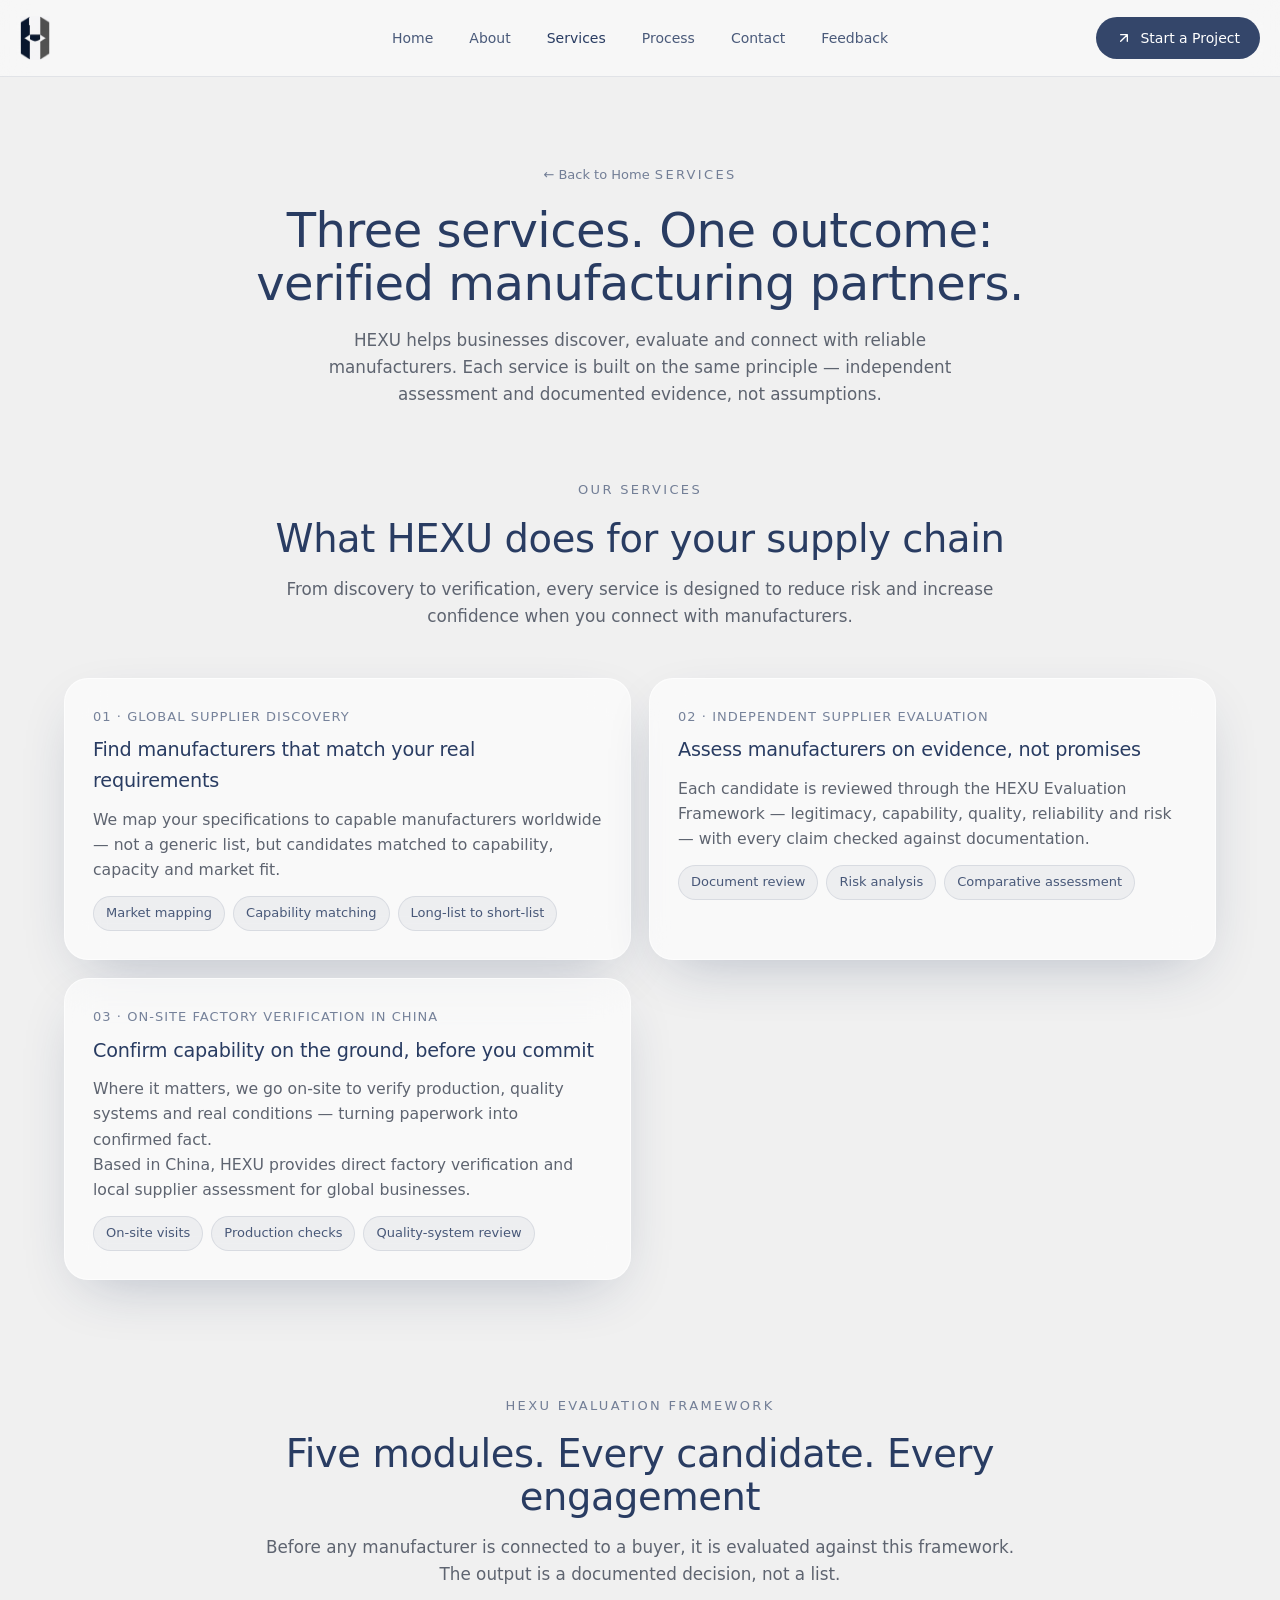
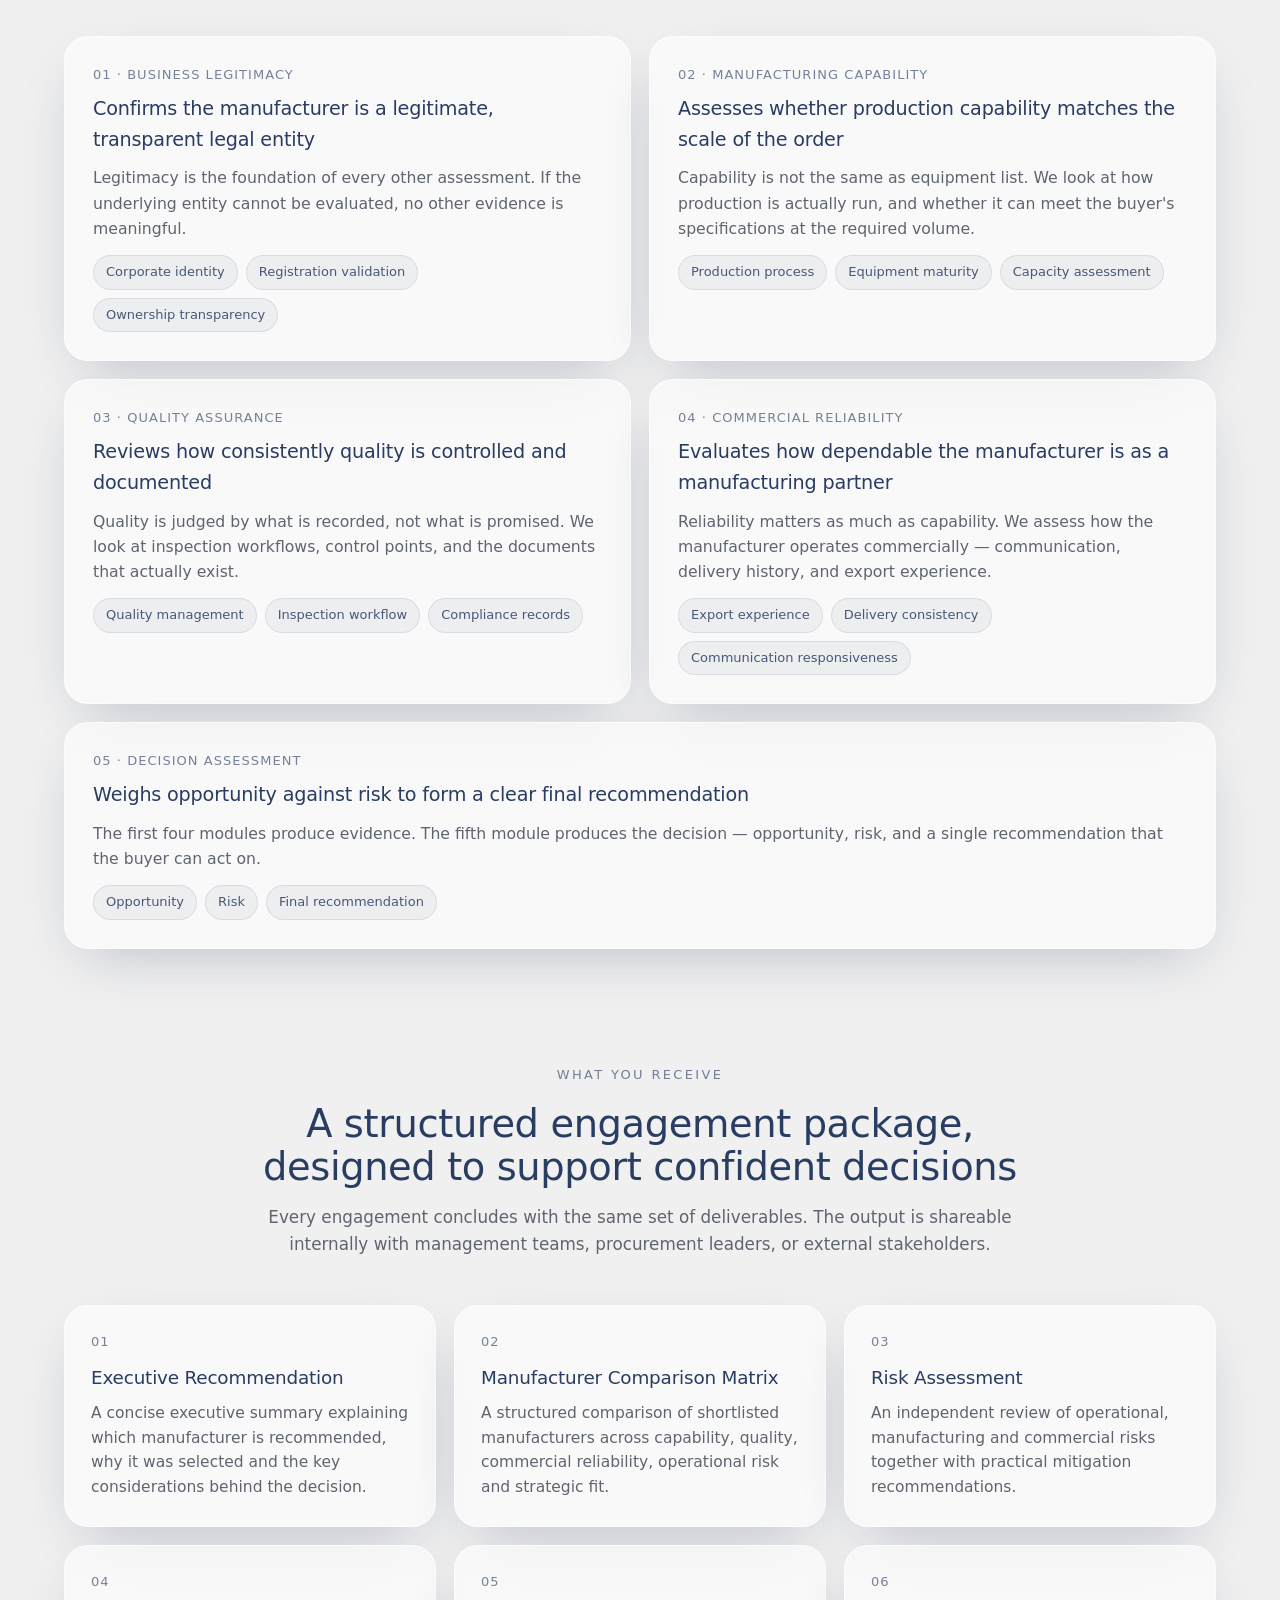
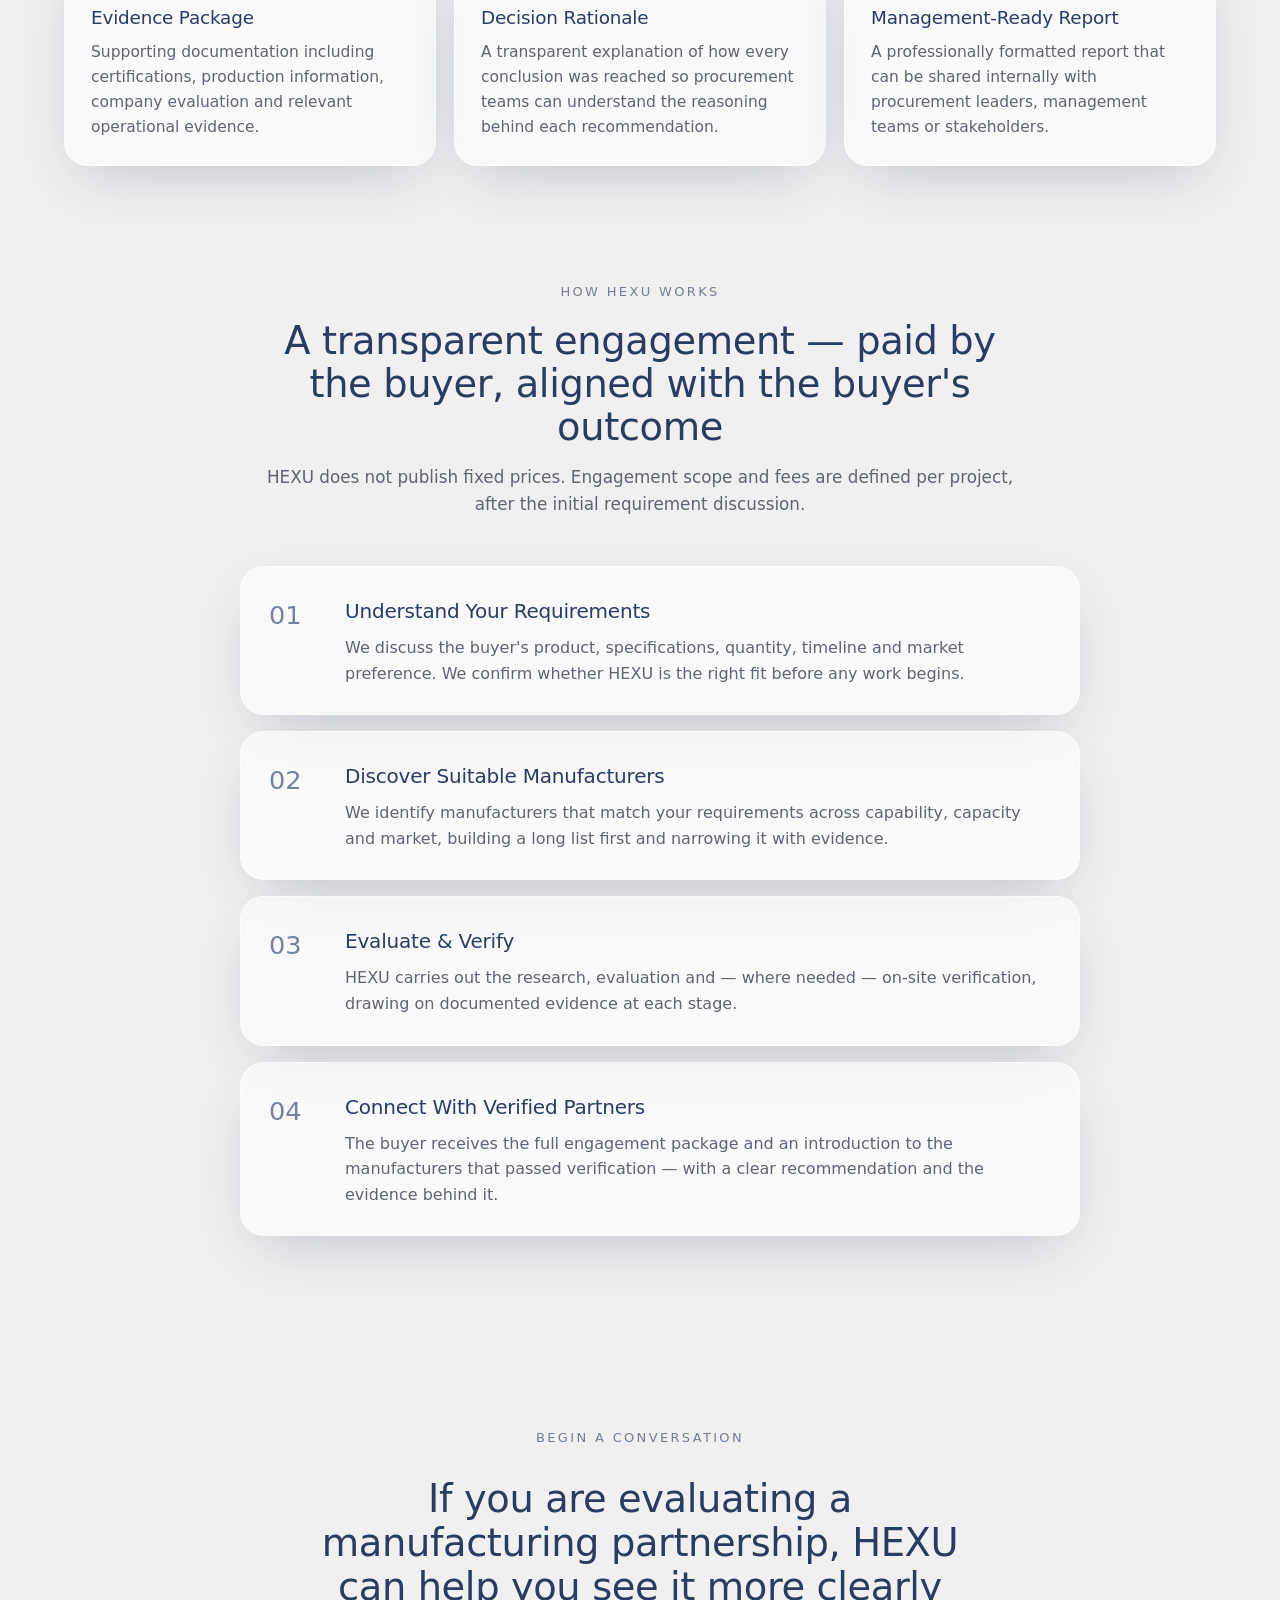
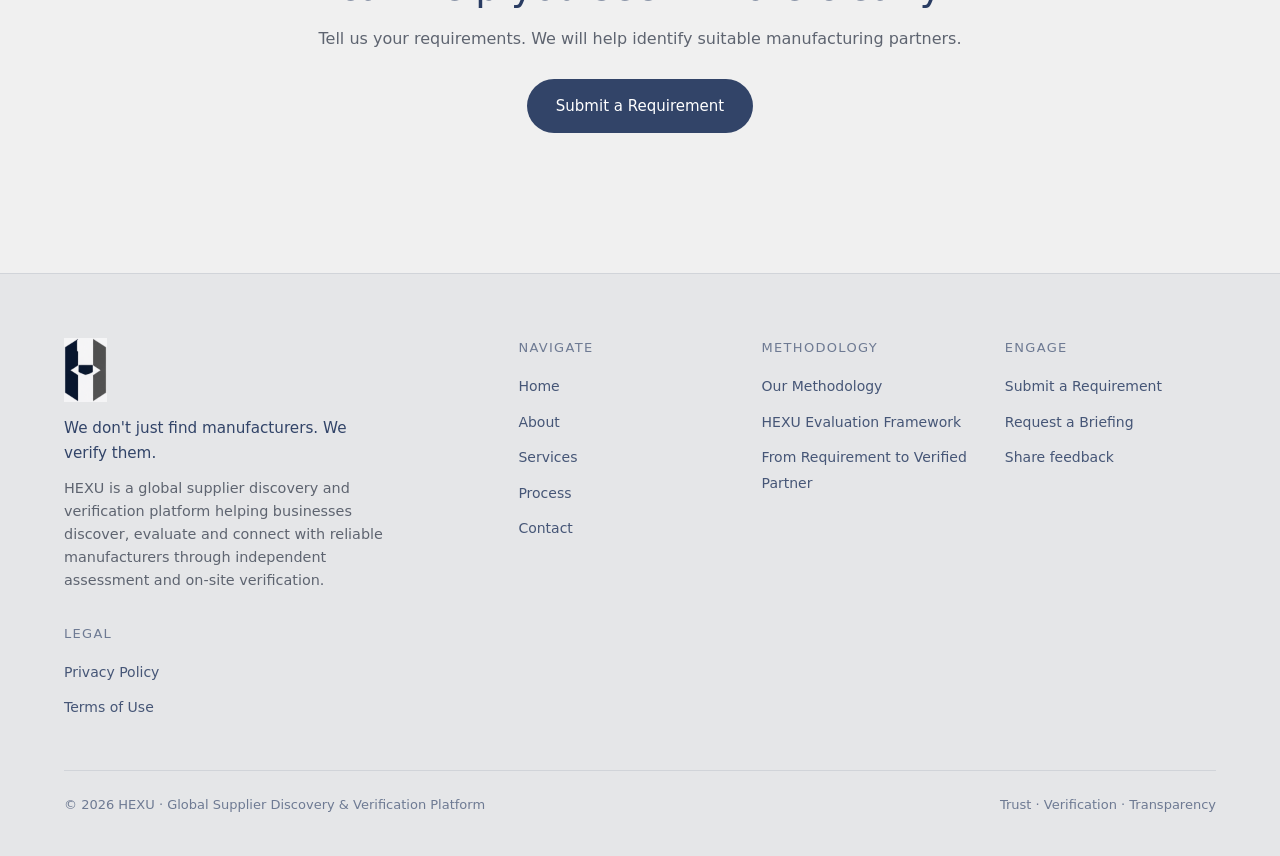
<file: HEXU/services.html>
<!DOCTYPE html>
<html lang="en">
<head>
  <meta charset="UTF-8" />
  <meta name="viewport" content="width=device-width, initial-scale=1" />
  <title>Services — HEXU</title>
  <meta name="description" content="HEXU's services: global supplier discovery, independent supplier evaluation and on-site factory verification — a structured approach that helps businesses connect with reliable manufacturers." />
  <meta property="og:title" content="Services — HEXU" />
  <meta property="og:description" content="Global supplier discovery, independent supplier evaluation and on-site factory verification — a structured approach to connecting with reliable manufacturers." />
  <meta property="og:type" content="website" />
  <meta property="og:image" content="https://hexuhub.com/assets/og-image.png" />
  <meta name="twitter:card" content="summary_large_image" />
  <link rel="icon" href="favicon.svg" type="image/svg+xml" />
  <link rel="preconnect" href="https://fonts.googleapis.com" />
  <link rel="preconnect" href="https://fonts.gstatic.com" crossorigin />
  <link rel="stylesheet" href="styles.css" />
  <link rel="canonical" href="https://hexuhub.com/services.html" />
</head>
<body>

<nav class="topnav" id="siteHeader">
  <div class="topnav-inner">
    <a href="index.html" class="nav-brand"><img src="assets/hexu-logo.png" alt="HEXU" class="brand-logo nav-brand-logo"></a>
    <ul class="nav-menu">
      <li><a href="index.html">Home</a></li>
      <li><a href="about.html">About</a></li>
      <li><a href="services.html" class="is-current">Services</a></li>
      <li><a href="process.html">Process</a></li>
      <li><a href="contact.html">Contact</a></li>
          <li><a href="feedback.html">Feedback</a></li>
    </ul>
    <span class="nav-cta">
      <a href="contact.html">
        <svg viewBox="0 0 24 24" fill="none" stroke="currentColor" stroke-width="2" stroke-linecap="round" stroke-linejoin="round"><path d="M7 17 17 7M7 7h10v10"/></svg>
        Start a Project
      </a>
    </span>
          <button class="nav-toggle" id="navToggle" type="button" aria-label="Open menu" aria-expanded="false" aria-controls="mobileNav">
            <svg viewBox="0 0 24 24" fill="none" stroke="currentColor" stroke-width="2" stroke-linecap="round"><path d="M4 7h16M4 12h16M4 17h16"/></svg>
          </button>
  </div>
</nav>

<section class="page-head" id="framework">
  <div class="container">
    <a href="index.html" class="back-link">← Back to Home</a>
    <span class="kicker">Services</span>
    <h1 class="page-title">Three services. One outcome: verified manufacturing partners.</h1>
    <p class="page-lede">HEXU helps businesses discover, evaluate and connect with reliable manufacturers. Each service is built on the same principle — independent assessment and documented evidence, not assumptions.</p>
  </div>
</section>

<section class="section section-framework" style="padding-top:24px;">
  <div class="container">
    <header class="section-head reveal">
      <span class="kicker">Our Services</span>
      <h2 class="section-title">What HEXU does for your supply chain</h2>
      <p class="section-lede">From discovery to verification, every service is designed to reduce risk and increase confidence when you connect with manufacturers.</p>
    </header>

    <div class="framework-grid">
      <div class="framework-card reveal">
        <div class="idx">01 · Global Supplier Discovery</div>
        <h3>Find manufacturers that match your real requirements</h3>
        <p class="framework-d">We map your specifications to capable manufacturers worldwide — not a generic list, but candidates matched to capability, capacity and market fit.</p>
        <ul class="framework-list compact">
          <li>Market mapping</li>
          <li>Capability matching</li>
          <li>Long-list to short-list</li>
        </ul>
      </div>

      <div class="framework-card reveal">
        <div class="idx">02 · Independent Supplier Evaluation</div>
        <h3>Assess manufacturers on evidence, not promises</h3>
        <p class="framework-d">Each candidate is reviewed through the HEXU Evaluation Framework — legitimacy, capability, quality, reliability and risk — with every claim checked against documentation.</p>
        <ul class="framework-list compact">
          <li>Document review</li>
          <li>Risk analysis</li>
          <li>Comparative assessment</li>
        </ul>
      </div>

      <div class="framework-card reveal">
        <div class="idx">03 · On-site Factory Verification in China</div>
        <h3>Confirm capability on the ground, before you commit</h3>
        <p class="framework-d">Where it matters, we go on-site to verify production, quality systems and real conditions — turning paperwork into confirmed fact.</p>
        <p class="framework-d">Based in China, HEXU provides direct factory verification and local supplier assessment for global businesses.</p>
        <ul class="framework-list compact">
          <li>On-site visits</li>
          <li>Production checks</li>
          <li>Quality-system review</li>
        </ul>
      </div>
    </div>
  </div>
</section>

<section class="section section-framework" style="padding-top:24px;">
  <div class="container">
    <header class="section-head reveal">
      <span class="kicker">HEXU Evaluation Framework</span>
      <h2 class="section-title">Five modules. Every candidate. Every engagement</h2>
      <p class="section-lede">Before any manufacturer is connected to a buyer, it is evaluated against this framework. The output is a documented decision, not a list.</p>
    </header>

    <div class="framework-grid">
      <div class="framework-card reveal">
        <div class="idx">01 · Business Legitimacy</div>
        <h3>Confirms the manufacturer is a legitimate, transparent legal entity</h3>
        <p class="framework-d">Legitimacy is the foundation of every other assessment. If the underlying entity cannot be evaluated, no other evidence is meaningful.</p>
        <ul class="framework-list compact">
          <li>Corporate identity</li>
          <li>Registration validation</li>
          <li>Ownership transparency</li>
        </ul>
      </div>

      <div class="framework-card reveal">
        <div class="idx">02 · Manufacturing Capability</div>
        <h3>Assesses whether production capability matches the scale of the order</h3>
        <p class="framework-d">Capability is not the same as equipment list. We look at how production is actually run, and whether it can meet the buyer's specifications at the required volume.</p>
        <ul class="framework-list compact">
          <li>Production process</li>
          <li>Equipment maturity</li>
          <li>Capacity assessment</li>
        </ul>
      </div>

      <div class="framework-card reveal">
        <div class="idx">03 · Quality Assurance</div>
        <h3>Reviews how consistently quality is controlled and documented</h3>
        <p class="framework-d">Quality is judged by what is recorded, not what is promised. We look at inspection workflows, control points, and the documents that actually exist.</p>
        <ul class="framework-list compact">
          <li>Quality management</li>
          <li>Inspection workflow</li>
          <li>Compliance records</li>
        </ul>
      </div>

      <div class="framework-card reveal">
        <div class="idx">04 · Commercial Reliability</div>
        <h3>Evaluates how dependable the manufacturer is as a manufacturing partner</h3>
        <p class="framework-d">Reliability matters as much as capability. We assess how the manufacturer operates commercially — communication, delivery history, and export experience.</p>
        <ul class="framework-list compact">
          <li>Export experience</li>
          <li>Delivery consistency</li>
          <li>Communication responsiveness</li>
        </ul>
      </div>

      <div class="framework-card is-wide reveal">
        <div class="idx">05 · Decision Assessment</div>
        <h3>Weighs opportunity against risk to form a clear final recommendation</h3>
        <p class="framework-d">The first four modules produce evidence. The fifth module produces the decision — opportunity, risk, and a single recommendation that the buyer can act on.</p>
        <ul class="framework-list">
          <li>Opportunity</li>
          <li>Risk</li>
          <li>Final recommendation</li>
        </ul>
      </div>
    </div>
  </div>
</section>

<section class="section section-deliver" style="padding-top:24px;">
  <div class="container">
    <header class="section-head reveal">
      <span class="kicker">What You Receive</span>
      <h2 class="section-title">A structured engagement package, designed to support confident decisions</h2>
      <p class="section-lede">Every engagement concludes with the same set of deliverables. The output is shareable internally with management teams, procurement leaders, or external stakeholders.</p>
    </header>

    <div class="deliver-grid">
      <div class="deliver-card reveal"><div class="idx">01</div><h3>Executive Recommendation</h3><p>A concise executive summary explaining which manufacturer is recommended, why it was selected and the key considerations behind the decision.</p></div>
      <div class="deliver-card reveal"><div class="idx">02</div><h3>Manufacturer Comparison Matrix</h3><p>A structured comparison of shortlisted manufacturers across capability, quality, commercial reliability, operational risk and strategic fit.</p></div>
      <div class="deliver-card reveal"><div class="idx">03</div><h3>Risk Assessment</h3><p>An independent review of operational, manufacturing and commercial risks together with practical mitigation recommendations.</p></div>
      <div class="deliver-card reveal"><div class="idx">04</div><h3>Evidence Package</h3><p>Supporting documentation including certifications, production information, company evaluation and relevant operational evidence.</p></div>
      <div class="deliver-card reveal"><div class="idx">05</div><h3>Decision Rationale</h3><p>A transparent explanation of how every conclusion was reached so procurement teams can understand the reasoning behind each recommendation.</p></div>
      <div class="deliver-card reveal"><div class="idx">06</div><h3>Management-Ready Report</h3><p>A professionally formatted report that can be shared internally with procurement leaders, management teams or stakeholders.</p></div>
    </div>
  </div>
</section>

<section class="section" style="padding-top:24px;">
  <div class="container">
    <header class="section-head reveal">
      <span class="kicker">How HEXU Works</span>
      <h2 class="section-title">A transparent engagement — paid by the buyer, aligned with the buyer's outcome</h2>
      <p class="section-lede">HEXU does not publish fixed prices. Engagement scope and fees are defined per project, after the initial requirement discussion.</p>
    </header>

    <ol class="steps">
      <li class="step reveal">
        <div class="step-num">01</div>
        <div>
          <h3 class="step-title">Understand Your Requirements</h3>
          <p class="step-text">We discuss the buyer's product, specifications, quantity, timeline and market preference. We confirm whether HEXU is the right fit before any work begins.</p>
        </div>
      </li>
      <li class="step reveal">
        <div class="step-num">02</div>
        <div>
          <h3 class="step-title">Discover Suitable Manufacturers</h3>
          <p class="step-text">We identify manufacturers that match your requirements across capability, capacity and market, building a long list first and narrowing it with evidence.</p>
        </div>
      </li>
      <li class="step reveal">
        <div class="step-num">03</div>
        <div>
          <h3 class="step-title">Evaluate &amp; Verify</h3>
          <p class="step-text">HEXU carries out the research, evaluation and — where needed — on-site verification, drawing on documented evidence at each stage.</p>
        </div>
      </li>
      <li class="step reveal">
        <div class="step-num">04</div>
        <div>
          <h3 class="step-title">Connect With Verified Partners</h3>
          <p class="step-text">The buyer receives the full engagement package and an introduction to the manufacturers that passed verification — with a clear recommendation and the evidence behind it.</p>
        </div>
      </li>
    </ol>
  </div>
</section>

<section class="closing">
  <div class="container">
    <span class="kicker">Begin a conversation</span>
    <h2>If you are evaluating a manufacturing partnership, HEXU can help you see it more clearly</h2>
    <p>Tell us your requirements. We will help identify suitable manufacturing partners.</p>
    <a href="contact.html" class="btn btn-primary">Submit a Requirement</a>
  </div>
</section>

<footer class="site-footer">
  <div class="container">
    <div class="footer-top">
      <div class="footer-brand">
        <img src="assets/hexu-logo.png" alt="HEXU" class="brand-logo footer-brand-logo">
        <p class="footer-tag">We don't just find manufacturers. We verify them.</p>
        <p class="footer-statement">HEXU is a global supplier discovery and verification platform helping businesses discover, evaluate and connect with reliable manufacturers through independent assessment and on-site verification.</p>
      </div>
      <div class="footer-col">
        <h4>Navigate</h4>
        <ul>
          <li><a href="index.html">Home</a></li>
          <li><a href="about.html">About</a></li>
          <li><a href="services.html">Services</a></li>
          <li><a href="process.html">Process</a></li>
          <li><a href="contact.html">Contact</a></li>
        </ul>
      </div>
      <div class="footer-col">
        <h4>Methodology</h4>
        <ul>
          <li><a href="process.html#method">Our Methodology</a></li>
          <li><a href="services.html#framework">HEXU Evaluation Framework</a></li>
          <li><a href="process.html#rfq">From Requirement to Verified Partner</a></li>
        </ul>
      </div>
      <div class="footer-col">
        <h4>Engage</h4>
        <ul>
          <li><a href="contact.html">Submit a Requirement</a></li>
          <li><a href="contact.html">Request a Briefing</a></li>
          <li><a href="feedback.html">Share feedback</a></li>
        </ul>
      </div>
      <div class="footer-col">
        <h4>Legal</h4>
        <ul>
          <li><a href="privacy.html">Privacy Policy</a></li>
          <li><a href="terms.html">Terms of Use</a></li>
        </ul>
      </div>
    </div>
    <div class="footer-base">
      <div>© 2026 HEXU · Global Supplier Discovery &amp; Verification Platform</div>
      <div class="meta">Trust · Verification · Transparency</div>
    </div>
  </div>
</footer>


<!-- Mobile navigation drawer -->
<div class="mobile-nav" id="mobileNav" hidden>
  <div class="mobile-nav-top">
    <a href="index.html" class="nav-brand" aria-label="HEXU home">
      <img src="assets/hexu-logo.png" alt="HEXU" class="brand-logo nav-brand-logo">
    </a>
    <button class="nav-toggle" id="navClose" type="button" aria-label="Close menu">
      <svg viewBox="0 0 24 24" fill="none" stroke="currentColor" stroke-width="2" stroke-linecap="round"><path d="M6 6l12 12M18 6L6 18"/></svg>
    </button>
  </div>
  <ul class="mobile-nav-list">
      <li><a href="index.html">Home</a></li>
      <li><a href="about.html">About</a></li>
      <li><a href="services.html" class="is-current">Services</a></li>
      <li><a href="process.html">Process</a></li>
      <li><a href="contact.html">Contact</a></li>
      <li><a href="feedback.html">Feedback</a></li>
  </ul>
  <a href="contact.html" class="mobile-nav-cta"><svg viewBox="0 0 24 24" fill="none" stroke="currentColor" stroke-width="2" stroke-linecap="round" stroke-linejoin="round"><path d="M7 17 17 7M7 7h10v10"/></svg>Start a Project</a>
  <p class="mobile-nav-meta">Email <a href="mailto:hello@hexuhub.com">hello@hexuhub.com</a></p>
</div>

<script src="script.js" defer></script>
<script src="i18n.js" defer></script>
</body>
</html>
</file>
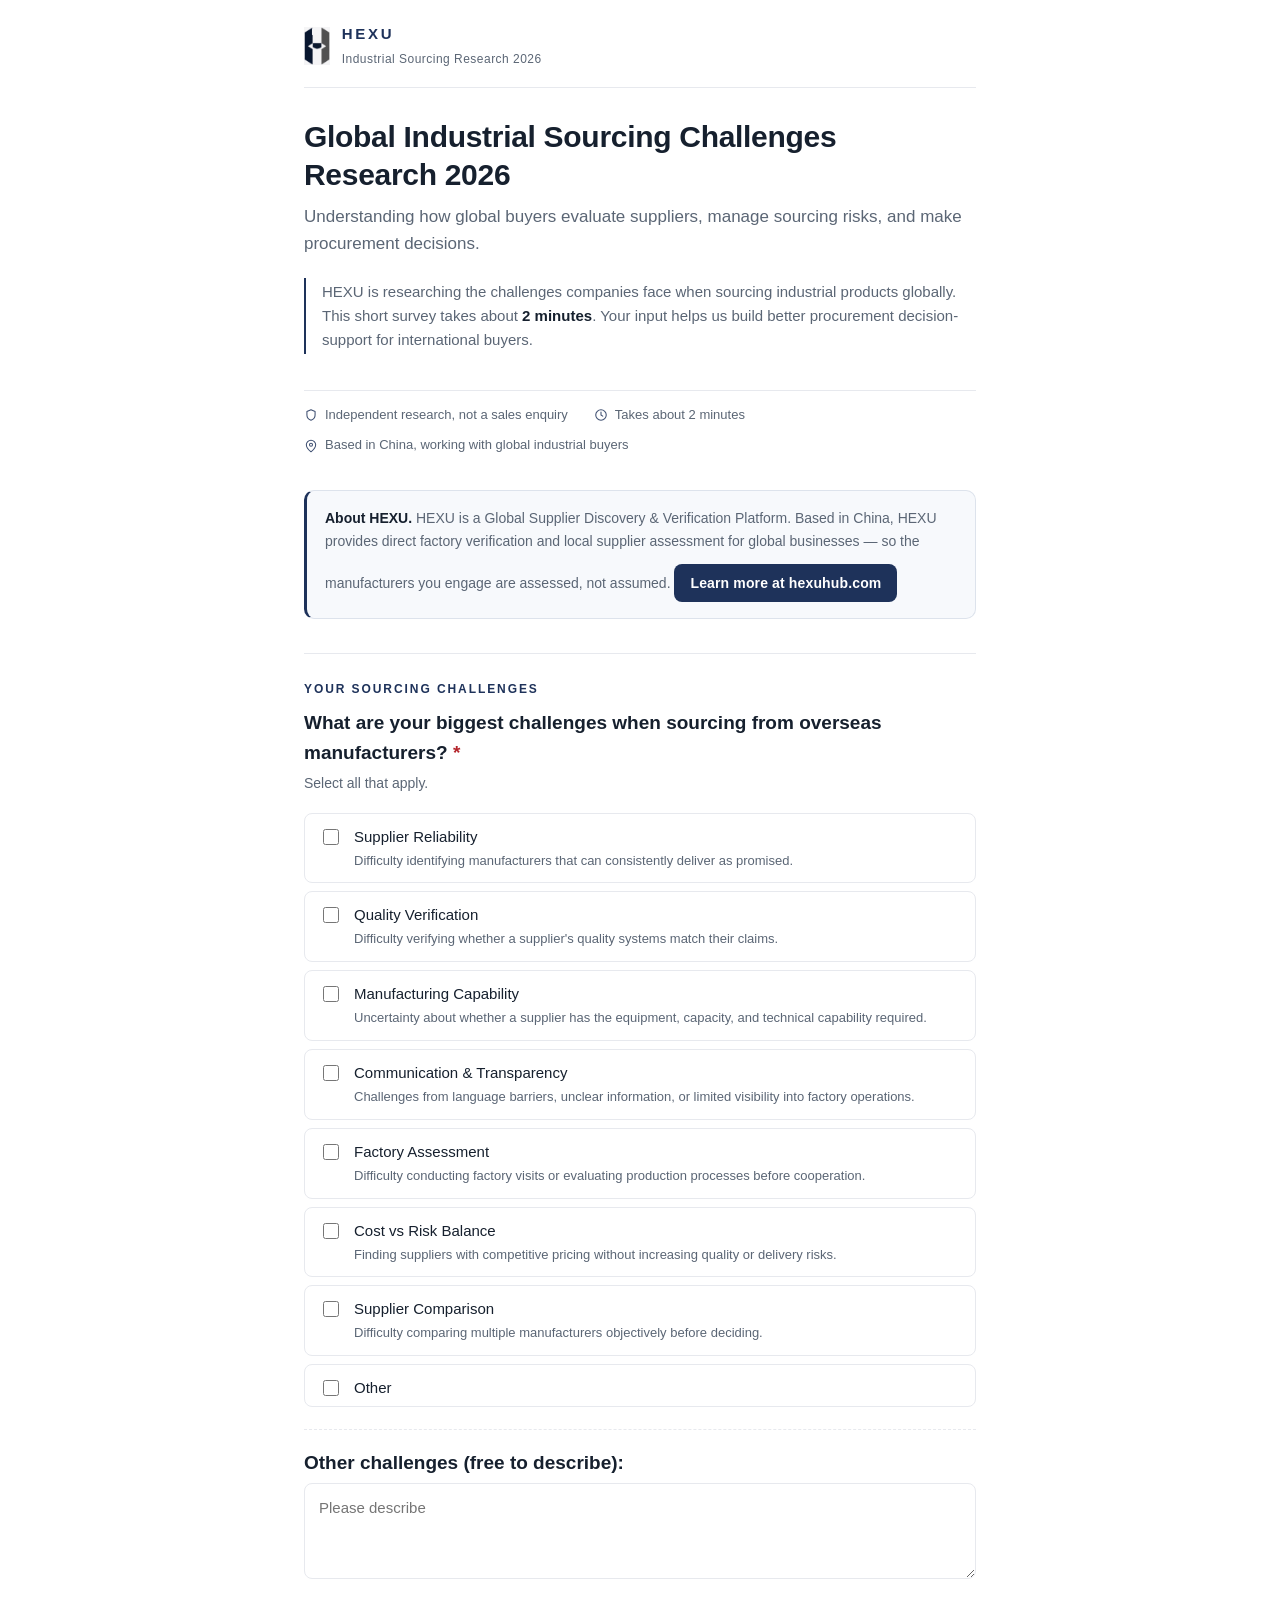
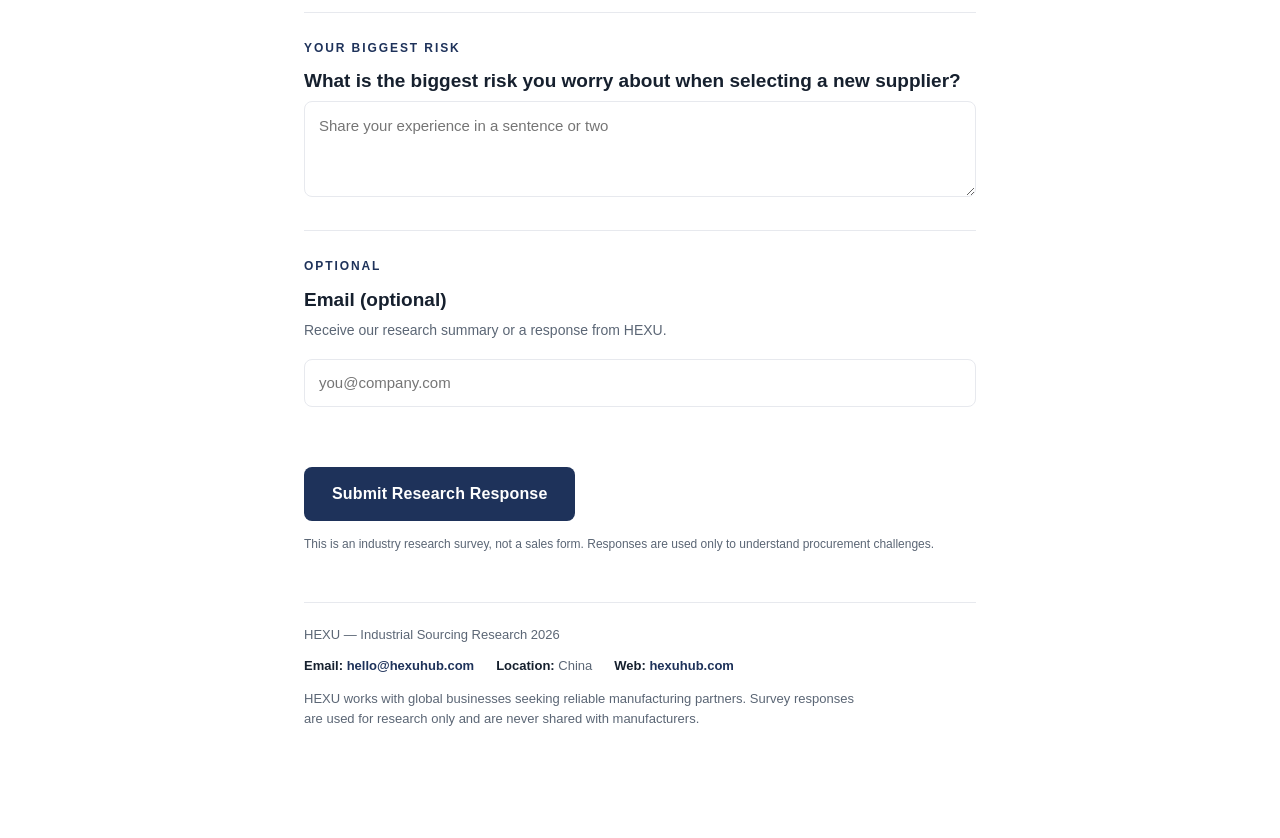
<file: HEXU/survey.html>
<!DOCTYPE html>
<html lang="en">
<head>
<meta charset="utf-8">
<meta name="viewport" content="width=device-width, initial-scale=1">
<title>Global Industrial Sourcing Challenges Research 2026 — HEXU</title>
<meta name="description" content="A short industry research survey on the sourcing challenges faced by global industrial buyers. Takes about 2 minutes.">
<link rel="canonical" href="https://hexuhub.com/survey.html">
<link rel="icon" href="/favicon.svg" type="image/svg+xml">
<meta name="theme-color" content="#1e325a">
<meta property="og:type" content="website">
<meta property="og:site_name" content="HEXU">
<meta property="og:url" content="https://hexuhub.com/survey.html">
<meta property="og:title" content="Global Industrial Sourcing Challenges Research 2026 — HEXU">
<meta property="og:description" content="A short industry research survey on the sourcing challenges faced by global industrial buyers. Takes about 2 minutes.">
<meta property="og:image" content="https://hexuhub.com/assets/og-image.png">
<meta property="og:image:width" content="1200">
<meta property="og:image:height" content="630">
<meta name="twitter:card" content="summary_large_image">
<meta name="twitter:title" content="Global Industrial Sourcing Challenges Research 2026 — HEXU">
<meta name="twitter:description" content="A short industry research survey on the sourcing challenges faced by global industrial buyers. Takes about 2 minutes.">
<meta name="twitter:image" content="https://hexuhub.com/assets/og-image.png">
<style>
  :root{
    --ink:#16202e; --ink-soft:#5b6675; --line:#e7e9ee; --navy:#1e325a;
    --accent:#1e325a; --bg:#ffffff; --chip:#f4f6f9; --err:#b4232a;
  }
  *{box-sizing:border-box}
  html,body{margin:0;padding:0}
  body{
    font-family:Helvetica,Arial,"Segoe UI",Roboto,"PingFang SC","Microsoft YaHei",sans-serif;
    color:var(--ink); background:var(--bg); line-height:1.6; -webkit-font-smoothing:antialiased;
    font-size:16px;
  }
  .wrap{max-width:720px;margin:0 auto;padding:0 24px 96px}
  header.top{border-bottom:1px solid var(--line);padding:22px 0 18px;margin-bottom:8px}
  .brand{font-weight:700;letter-spacing:.18em;font-size:15px;color:var(--navy);text-transform:uppercase;display:flex;align-items:center;gap:12px}
  .brand-logo{height:38px;width:auto;flex:0 0 auto;display:block}
  .brand small{display:block;letter-spacing:.04em;font-weight:400;font-size:12px;color:var(--ink-soft);text-transform:none;margin-top:4px}
  h1{font-size:30px;line-height:1.25;font-weight:700;margin:30px 0 10px;letter-spacing:-.01em}
  .sub{font-size:17px;color:var(--ink-soft);margin:0 0 20px}
  .intro{font-size:15px;color:var(--ink-soft);border-left:2px solid var(--navy);padding:2px 0 2px 16px;margin:0 0 36px}
  .intro b{color:var(--ink)}
  section.qblock{padding:26px 0;border-top:1px solid var(--line)}
  .qnum{font-size:12px;letter-spacing:.16em;text-transform:uppercase;color:var(--accent);font-weight:700;margin-bottom:8px}
  .qlabel{font-size:19px;font-weight:700;margin:0 0 4px}
  .qhint{font-size:14px;color:var(--ink-soft);margin:0 0 18px}
  .opt{display:flex;align-items:flex-start;gap:12px;padding:11px 14px;border:1px solid var(--line);border-radius:8px;margin:8px 0;cursor:pointer;transition:border-color .15s,background .15s}
  .opt:hover{border-color:#c7ccd6}
  .opt input{margin-top:4px;accent-color:var(--accent);width:16px;height:16px;flex:0 0 auto}
  .opt .txt{font-size:15px}
  .opt .desc{display:block;font-size:13px;color:var(--ink-soft);margin-top:2px}
  .opt.checked{background:var(--chip);border-color:var(--accent)}
  .opt.other{padding-bottom:6px}
  .opt.other textarea{width:100%;margin-top:10px;border:1px solid var(--line);border-radius:6px;padding:8px 10px;font:inherit;font-size:14px;resize:vertical;min-height:42px;display:none}
  .opt.other.checked textarea{display:block}
  .freetext{margin-top:22px;border-top:1px dashed var(--line);padding-top:18px}
  textarea.open{width:100%;border:1px solid var(--line);border-radius:8px;padding:12px 14px;font:inherit;font-size:15px;resize:vertical;min-height:96px}
  textarea.open:focus,input[type=email]:focus{outline:none;border-color:var(--accent)}
  input[type=email]{width:100%;border:1px solid var(--line);border-radius:8px;padding:11px 14px;font:inherit;font-size:15px}
  .req{color:var(--err);font-weight:700}
  .field-err{border-color:var(--err)!important;background:#fdf3f3}
  .errmsg{color:var(--err);font-size:13px;margin-top:6px;display:none}
  .submit-row{margin-top:34px}
  button.submit{background:var(--accent);color:#fff;border:0;border-radius:8px;padding:14px 28px;font:inherit;font-size:16px;font-weight:700;cursor:pointer;letter-spacing:.01em}
  button.submit:hover{background:#172645}
  .privacy{font-size:12px;color:var(--ink-soft);margin-top:14px}
  .thanks{display:none;text-align:center;padding:60px 0}
  .thanks h2{font-size:26px;margin:0 0 12px;color:var(--navy)}
  .thanks p{font-size:16px;color:var(--ink-soft);max-width:520px;margin:0 auto}
  .thanks a{color:var(--accent);font-weight:600}
  footer.foot{border-top:1px solid var(--line);margin-top:48px;padding-top:22px;font-size:13px;color:var(--ink-soft)}
  footer.foot a{color:var(--accent);text-decoration:none;font-weight:600}
  .hexpromo{margin:0 0 34px;background:#f7f9fc;border:1px solid #dde3ec;border-left:3px solid var(--navy);border-radius:10px;padding:16px 18px;font-size:14px;color:var(--ink-soft)}
  .hexpromo b{color:var(--ink)}
  .sitebtn{display:inline-block;background:var(--navy);color:#fff!important;text-decoration:none;font-weight:700;padding:8px 16px;border-radius:8px;margin-top:10px;font-size:14px;letter-spacing:.01em}
  .sitebtn:hover{background:#172645}
  .sitebtn--sm{padding:6px 13px;font-size:13px;margin-top:0}
  .hexpromo .sitebtn{margin-top:12px}
  /* brand link back to the main site */
  .brand-link{display:flex;align-items:center;gap:12px;text-decoration:none;color:inherit}
  .brand-link:hover .brand-name{color:#172645}
  /* trust strip under the intro */
  .trust{display:flex;flex-wrap:wrap;gap:10px 26px;margin:0 0 34px;padding:14px 0 0;border-top:1px solid var(--line);font-size:13px;color:var(--ink-soft)}
  .trust span{display:inline-flex;align-items:center;gap:7px}
  .trust svg{width:14px;height:14px;flex:0 0 auto;stroke:var(--navy);opacity:.85}
  /* footer contact block */
  footer.foot .foot-main{margin-bottom:10px}
  footer.foot .foot-contact{display:flex;flex-wrap:wrap;gap:6px 22px;margin-top:10px}
  footer.foot .foot-contact b{color:var(--ink);font-weight:600}
  footer.foot .foot-note{margin-top:12px;max-width:560px;line-height:1.55}
  /* mobile refinements */
  @media (max-width:640px){
    .wrap{padding:0 18px 84px}
    h1{font-size:25px;margin:24px 0 10px}
    .sub{font-size:16px}
    .qlabel{font-size:17px}
    .opt{padding:12px 13px}
    .opt input{width:20px;height:20px;margin-top:2px}
    button.submit{width:100%;padding:15px 20px}
    .trust{gap:8px 18px}
    footer.foot .foot-contact{flex-direction:column;gap:4px}
  }
</style>
</head>
<body>
<div class="wrap">
  <header class="top">
    <div class="brand">
      <a class="brand-link" href="https://hexuhub.com" title="HEXU — Global Supplier Discovery &amp; Verification Platform">
        <img src="assets/hexu-logo.png" alt="HEXU" class="brand-logo">
        <span class="brand-name">HEXU<small>Industrial Sourcing Research 2026</small></span>
      </a>
    </div>
  </header>

  <form id="surveyForm">
    <h1>Global Industrial Sourcing Challenges Research 2026</h1>
    <p class="sub">Understanding how global buyers evaluate suppliers, manage sourcing risks, and make procurement decisions.</p>
    <p class="intro">HEXU is researching the challenges companies face when sourcing industrial products globally. This short survey takes about <b>2 minutes</b>. Your input helps us build better procurement decision-support for international buyers.</p>

    <div class="trust">
      <span><svg viewBox="0 0 24 24" fill="none" stroke-width="1.8" stroke-linecap="round" stroke-linejoin="round"><path d="M12 3l7 3v6c0 4.2-2.8 7.6-7 9-4.2-1.4-7-4.8-7-9V6z"/></svg>Independent research, not a sales enquiry</span>
      <span><svg viewBox="0 0 24 24" fill="none" stroke-width="1.8" stroke-linecap="round" stroke-linejoin="round"><circle cx="12" cy="12" r="9"/><path d="M12 7v5l3 2"/></svg>Takes about 2 minutes</span>
      <span><svg viewBox="0 0 24 24" fill="none" stroke-width="1.8" stroke-linecap="round" stroke-linejoin="round"><path d="M20 10c0 6-8 12-8 12s-8-6-8-12a8 8 0 0 1 16 0z"/><circle cx="12" cy="10" r="2.6"/></svg>Based in China, working with global industrial buyers</span>
    </div>

    <div class="hexpromo">
      <b>About HEXU.</b> HEXU is a Global Supplier Discovery &amp; Verification Platform. Based in China, HEXU provides direct factory verification and local supplier assessment for global businesses — so the manufacturers you engage are assessed, not assumed.
      <a href="https://hexuhub.com" class="sitebtn">Learn more at hexuhub.com</a>
    </div>

    <section class="qblock">
      <div class="qnum">Your Sourcing Challenges</div>
      <div class="qlabel">What are your biggest challenges when sourcing from overseas manufacturers? <span class="req">*</span></div>
      <p class="qhint">Select all that apply.</p>
      <label class="opt"><input type="checkbox" name="challenges" value="Supplier Reliability"><span class="txt">Supplier Reliability<span class="desc">Difficulty identifying manufacturers that can consistently deliver as promised.</span></span></label>
      <label class="opt"><input type="checkbox" name="challenges" value="Quality Verification"><span class="txt">Quality Verification<span class="desc">Difficulty verifying whether a supplier's quality systems match their claims.</span></span></label>
      <label class="opt"><input type="checkbox" name="challenges" value="Manufacturing Capability"><span class="txt">Manufacturing Capability<span class="desc">Uncertainty about whether a supplier has the equipment, capacity, and technical capability required.</span></span></label>
      <label class="opt"><input type="checkbox" name="challenges" value="Communication & Transparency"><span class="txt">Communication &amp; Transparency<span class="desc">Challenges from language barriers, unclear information, or limited visibility into factory operations.</span></span></label>
      <label class="opt"><input type="checkbox" name="challenges" value="Factory Assessment"><span class="txt">Factory Assessment<span class="desc">Difficulty conducting factory visits or evaluating production processes before cooperation.</span></span></label>
      <label class="opt"><input type="checkbox" name="challenges" value="Cost vs Risk Balance"><span class="txt">Cost vs Risk Balance<span class="desc">Finding suppliers with competitive pricing without increasing quality or delivery risks.</span></span></label>
      <label class="opt"><input type="checkbox" name="challenges" value="Supplier Comparison"><span class="txt">Supplier Comparison<span class="desc">Difficulty comparing multiple manufacturers objectively before deciding.</span></span></label>
      <label class="opt other"><input type="checkbox" name="challenges" value="Other"><span class="txt">Other</span><textarea data-other placeholder="Please describe"></textarea></label>

      <div class="freetext">
        <div class="qlabel">Other challenges (free to describe):</div>
        <textarea class="open" name="challenges_free" placeholder="Please describe"></textarea>
      </div>
    </section>

    <section class="qblock">
      <div class="qnum">Your Biggest Risk</div>
      <div class="qlabel">What is the biggest risk you worry about when selecting a new supplier?</div>
      <textarea class="open" name="biggest_risk" placeholder="Share your experience in a sentence or two"></textarea>
    </section>

    <section class="qblock">
      <div class="qnum">Optional</div>
      <div class="qlabel">Email (optional)</div>
      <p class="qhint">Receive our research summary or a response from HEXU.</p>
      <input type="email" name="email" placeholder="you@company.com">
    </section>

    <div class="submit-row">
      <button type="submit" class="submit">Submit Research Response</button>
      <div class="errmsg" id="formErr">Please complete the required questions above.</div>
      <p class="privacy">This is an industry research survey, not a sales form. Responses are used only to understand procurement challenges.</p>
    </div>
  </form>

  <div class="thanks" id="thanks">
    <h2>Thank you for sharing your insights.</h2>
    <p>Your feedback helps HEXU better understand global sourcing challenges and develop more effective procurement decision-support solutions.</p>
    <p>If you would like to discuss a specific sourcing requirement, contact us at <a href="mailto:hello@hexuhub.com">hello@hexuhub.com</a>.</p>
    <a href="https://hexuhub.com" class="sitebtn">Learn more at hexuhub.com</a>
  </div>

  <footer class="foot">
    <div class="foot-main">HEXU — Industrial Sourcing Research 2026</div>
    <div class="foot-contact">
      <span><b>Email:</b> <a href="mailto:hello@hexuhub.com">hello@hexuhub.com</a></span>
      <span><b>Location:</b> China</span>
      <span><b>Web:</b> <a href="https://hexuhub.com">hexuhub.com</a></span>
    </div>
    <p class="foot-note">HEXU works with global businesses seeking reliable manufacturing partners. Survey responses are used for research only and are never shared with manufacturers.</p>
  </footer>
</div>

<!-- Shared i18n engine. The survey uses its own language packs:
     /i18n/survey-{lang}.json, loaded on demand when a language is picked. -->
<script>window.HEXU_I18N_PACK = "survey-";</script>
<script defer src="i18n.js"></script>
<script>
(function(){
  var form = document.getElementById('surveyForm');
  var thanks = document.getElementById('thanks');
  var formErr = document.getElementById('formErr');

  // highlight selected option rows
  document.querySelectorAll('.opt').forEach(function(l){
    var inp = l.querySelector('input');
    if(!inp) return;
    inp.addEventListener('change', function(){
      if(inp.type === 'radio'){
        document.querySelectorAll('.opt input[name="'+inp.name+'"]').forEach(function(o){
          o.closest('.opt').classList.remove('checked');
        });
      }
      l.classList.toggle('checked', inp.checked);
    });
  });

  form.addEventListener('submit', function(e){
    e.preventDefault();
    formErr.style.display = 'none';
    document.querySelectorAll('.field-err').forEach(function(n){ n.classList.remove('field-err'); });

    var ok = true;
    var ch = form.querySelectorAll('input[name="challenges"]:checked');
    if(ch.length === 0){ ok = false; markFirst('challenges'); }
    if(!ok){ formErr.style.display = 'block'; return; }

    var data = {
      challenges: Array.prototype.map.call(ch, function(c){ return c.value; }),
      challenges_free: (form.querySelector('[name="challenges_free"]')||{}).value || '',
      biggest_risk: (form.querySelector('[name="biggest_risk"]')||{}).value || '',
      email: (form.querySelector('[name="email"]')||{}).value || '',
      lang: (window.HEXU_getLang ? window.HEXU_getLang() : 'en'),
      ts: new Date().toISOString()
    };
    var co = form.querySelector('input[name="challenges"][value="Other"]');
    if(co && co.checked) data.challenges_other = co.closest('.opt').querySelector('textarea').value || '';

    // Submit to the HEXU backend. Falls back to a mail client only if the
    // request cannot be delivered, so webmail users are never left stranded.
    var btn = form.querySelector('button.submit');
    var originalLabel = btn ? btn.textContent : '';
    if(btn){ btn.disabled = true; btn.textContent = 'Sending…'; }

    var done = false;
    function finish(){
      if(done) return;
      done = true;
      form.style.display = 'none';
      thanks.style.display = 'block';
      window.scrollTo(0,0);
    }
    function fallbackToMail(){
      if(done) return;
      if(btn){ btn.disabled = false; btn.textContent = originalLabel; }
      var subj = 'HEXU Sourcing Research (' + data.lang + ')';
      var body = '';
      body += 'Challenges selected:\n' + (data.challenges.join(', ') || '(none)') + '\n\n';
      if(data.challenges_other) body += 'Other (checked): ' + data.challenges_other + '\n\n';
      if(data.challenges_free) body += 'Other challenges described:\n' + data.challenges_free + '\n\n';
      body += 'Biggest risk:\n' + (data.biggest_risk || '(blank)') + '\n\n';
      body += 'Contact email: ' + (data.email || '(not provided)') + '\n';
      body += 'Language: ' + data.lang + '\n';
      body += 'Submitted: ' + data.ts + '\n';
      window.location.href = 'mailto:hello@hexuhub.com?subject=' +
        encodeURIComponent(subj) + '&body=' + encodeURIComponent(body);
      finish();
    }

    if(window.fetch){
      var timer = setTimeout(fallbackToMail, 12000);
      fetch('/api/survey', {
        method: 'POST',
        headers: { 'Content-Type': 'application/json' },
        body: JSON.stringify(data)
      }).then(function(res){
        clearTimeout(timer);
        if(!res.ok) throw new Error('bad status');
        return res.json();
      }).then(function(json){
        if(json && json.ok){ finish(); } else { fallbackToMail(); }
      }).catch(function(){
        clearTimeout(timer);
        fallbackToMail();
      });
    } else {
      fallbackToMail();
    }
  });

  function markFirst(name){
    var first = form.querySelector('input[name="'+name+'"]');
    if(first){ var sec = first.closest('.qblock'); if(sec){ sec.classList.add('field-err'); } }
  }
})();
</script>
</body>
</html>
</file>
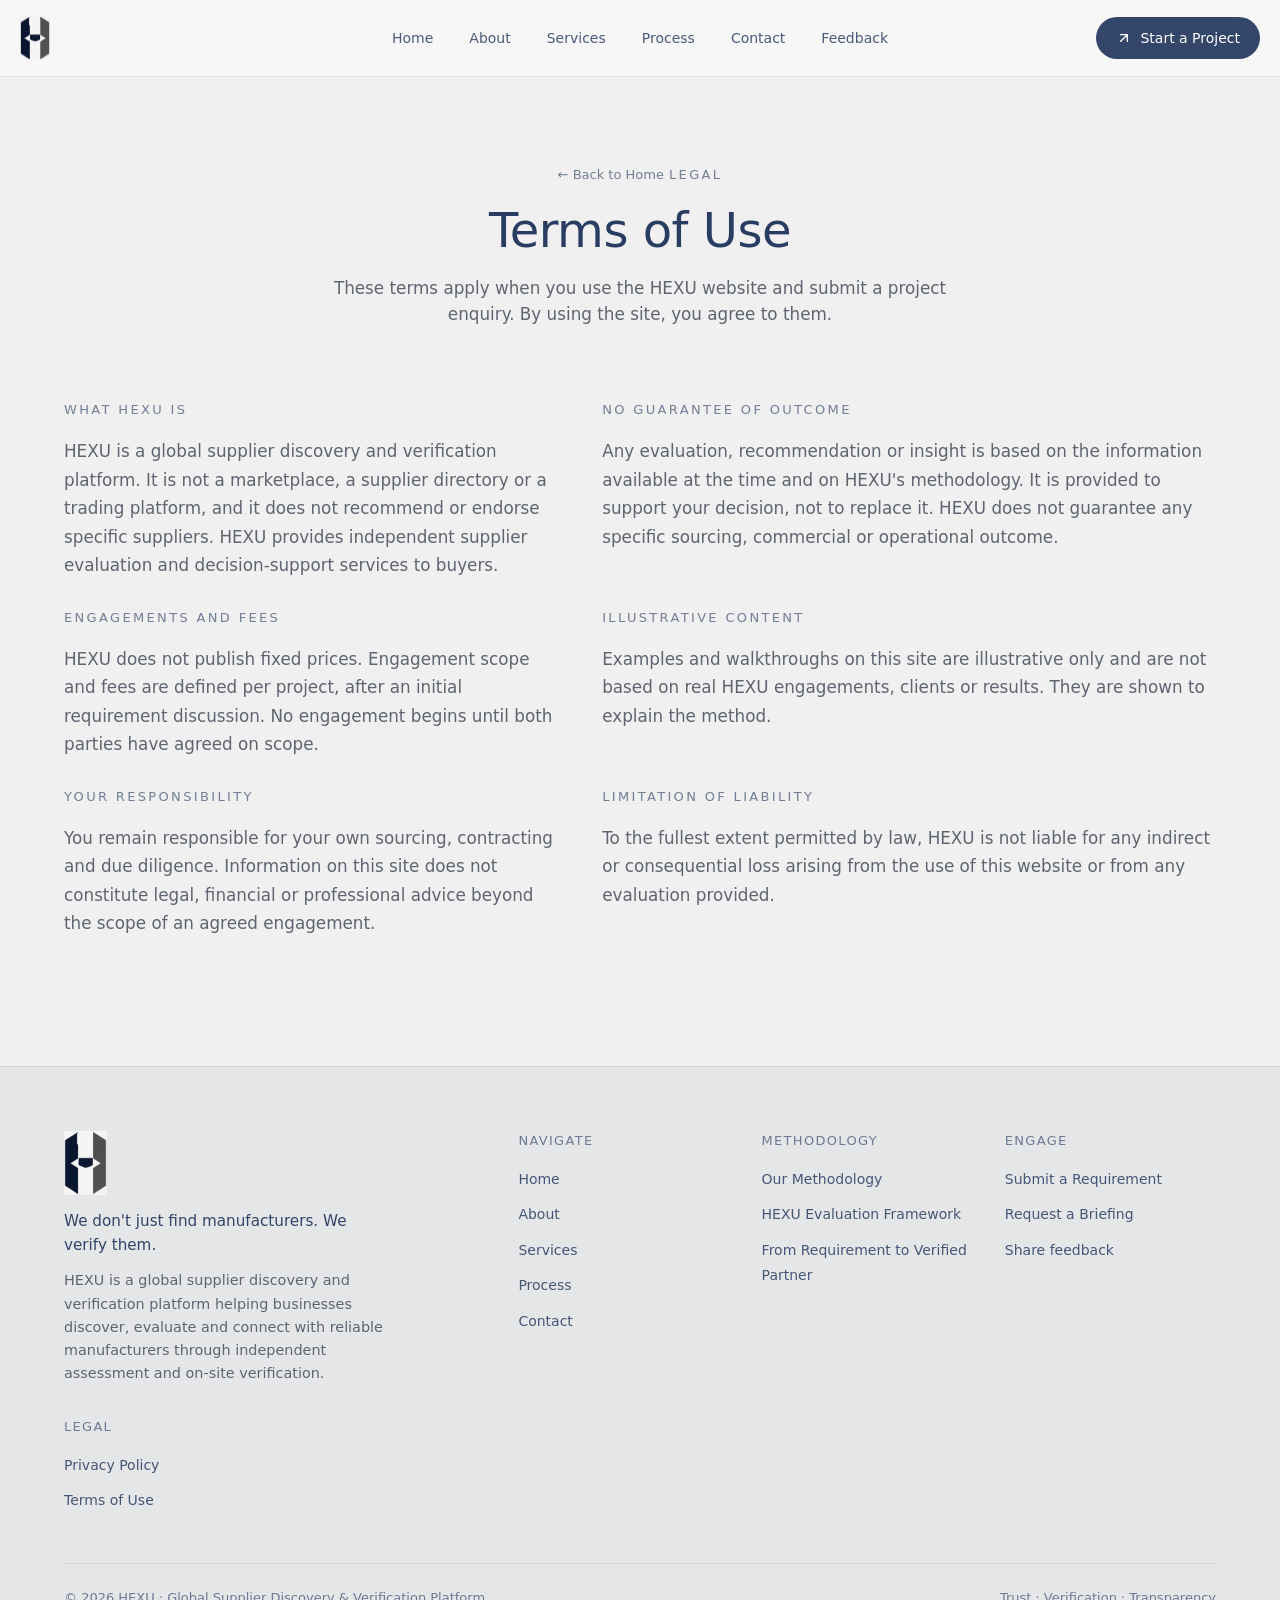
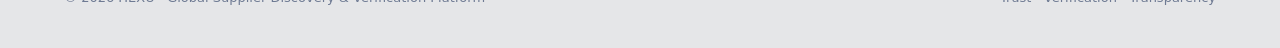
<file: HEXU/terms.html>
<!DOCTYPE html>
<html lang="en">
<head>
  <meta charset="UTF-8" />
  <meta name="viewport" content="width=device-width, initial-scale=1" />
  <title>Terms of Use — HEXU</title>
  <meta name="description" content="The terms that apply when you use the HEXU website and submit a project enquiry." />
  <meta property="og:title" content="Terms of Use — HEXU" />
  <meta property="og:description" content="The terms that apply when you use the HEXU website." />
  <meta property="og:type" content="website" />
  <meta property="og:image" content="https://hexuhub.com/assets/og-image.png" />
  <meta name="twitter:card" content="summary_large_image" />
  <link rel="icon" href="favicon.svg" type="image/svg+xml" />
  <link rel="preconnect" href="https://fonts.googleapis.com" />
  <link rel="preconnect" href="https://fonts.gstatic.com" crossorigin />
  <link rel="stylesheet" href="styles.css" />
  <link rel="canonical" href="https://hexuhub.com/terms.html" />
</head>
<body>

<nav class="topnav" id="siteHeader">
  <div class="topnav-inner">
    <a href="index.html" class="nav-brand"><img src="assets/hexu-logo.png" alt="HEXU" class="brand-logo nav-brand-logo"></a>
    <ul class="nav-menu">
      <li><a href="index.html">Home</a></li>
      <li><a href="about.html">About</a></li>
      <li><a href="services.html">Services</a></li>
      <li><a href="process.html">Process</a></li>
      <li><a href="contact.html">Contact</a></li>
          <li><a href="feedback.html">Feedback</a></li>
    </ul>
    <span class="nav-cta">
      <a href="contact.html">
        <svg viewBox="0 0 24 24" fill="none" stroke="currentColor" stroke-width="2" stroke-linecap="round" stroke-linejoin="round"><path d="M7 17 17 7M7 7h10v10"/></svg>
        Start a Project
      </a>
    </span>
          <button class="nav-toggle" id="navToggle" type="button" aria-label="Open menu" aria-expanded="false" aria-controls="mobileNav">
            <svg viewBox="0 0 24 24" fill="none" stroke="currentColor" stroke-width="2" stroke-linecap="round"><path d="M4 7h16M4 12h16M4 17h16"/></svg>
          </button>
  </div>
</nav>

<section class="page-head">
  <div class="container">
    <a href="index.html" class="back-link">← Back to Home</a>
    <span class="kicker">Legal</span>
    <h1 class="page-title">Terms of Use</h1>
    <p class="page-lede">These terms apply when you use the HEXU website and submit a project enquiry. By using the site, you agree to them.</p>
  </div>
</section>

<section class="section" style="padding-top:24px;">
  <div class="container">
    <div class="about-grid">
      <div class="reveal">
        <span class="kicker">What HEXU is</span>
        <p class="muted" style="font-size:1.05rem; line-height:1.7; max-width:62ch;">
          HEXU is a global supplier discovery and verification platform. It is not a marketplace, a supplier directory or a trading platform, and it does not recommend or endorse specific suppliers. HEXU provides independent supplier evaluation and decision-support services to buyers.
        </p>
      </div>
      <div class="reveal">
        <span class="kicker">No guarantee of outcome</span>
        <p class="muted" style="font-size:1.05rem; line-height:1.7; max-width:62ch;">
          Any evaluation, recommendation or insight is based on the information available at the time and on HEXU's methodology. It is provided to support your decision, not to replace it. HEXU does not guarantee any specific sourcing, commercial or operational outcome.
        </p>
      </div>
    </div>

    <div class="about-grid" style="margin-top:24px;">
      <div class="reveal">
        <span class="kicker">Engagements and fees</span>
        <p class="muted" style="font-size:1.05rem; line-height:1.7; max-width:62ch;">
          HEXU does not publish fixed prices. Engagement scope and fees are defined per project, after an initial requirement discussion. No engagement begins until both parties have agreed on scope.
        </p>
      </div>
      <div class="reveal">
        <span class="kicker">Illustrative content</span>
        <p class="muted" style="font-size:1.05rem; line-height:1.7; max-width:62ch;">
          Examples and walkthroughs on this site are illustrative only and are not based on real HEXU engagements, clients or results. They are shown to explain the method.
        </p>
      </div>
    </div>

    <div class="about-grid" style="margin-top:24px;">
      <div class="reveal">
        <span class="kicker">Your responsibility</span>
        <p class="muted" style="font-size:1.05rem; line-height:1.7; max-width:62ch;">
          You remain responsible for your own sourcing, contracting and due diligence. Information on this site does not constitute legal, financial or professional advice beyond the scope of an agreed engagement.
        </p>
      </div>
      <div class="reveal">
        <span class="kicker">Limitation of liability</span>
        <p class="muted" style="font-size:1.05rem; line-height:1.7; max-width:62ch;">
          To the fullest extent permitted by law, HEXU is not liable for any indirect or consequential loss arising from the use of this website or from any evaluation provided.
        </p>
      </div>
    </div>
  </div>
</section>

<footer class="site-footer">
  <div class="container">
    <div class="footer-top">
      <div class="footer-brand">
        <img src="assets/hexu-logo.png" alt="HEXU" class="brand-logo footer-brand-logo">
        <p class="footer-tag">We don't just find manufacturers. We verify them.</p>
        <p class="footer-statement">HEXU is a global supplier discovery and verification platform helping businesses discover, evaluate and connect with reliable manufacturers through independent assessment and on-site verification.</p>
      </div>
      <div class="footer-col">
        <h4>Navigate</h4>
        <ul>
          <li><a href="index.html">Home</a></li>
          <li><a href="about.html">About</a></li>
          <li><a href="services.html">Services</a></li>
          <li><a href="process.html">Process</a></li>
          <li><a href="contact.html">Contact</a></li>
        </ul>
      </div>
      <div class="footer-col">
        <h4>Methodology</h4>
        <ul>
          <li><a href="process.html#method">Our Methodology</a></li>
          <li><a href="services.html#framework">HEXU Evaluation Framework</a></li>
          <li><a href="process.html#rfq">From Requirement to Verified Partner</a></li>
        </ul>
      </div>
      <div class="footer-col">
        <h4>Engage</h4>
        <ul>
          <li><a href="contact.html">Submit a Requirement</a></li>
          <li><a href="contact.html">Request a Briefing</a></li>
          <li><a href="feedback.html">Share feedback</a></li>
        </ul>
      </div>
      <div class="footer-col">
        <h4>Legal</h4>
        <ul>
          <li><a href="privacy.html">Privacy Policy</a></li>
          <li><a href="terms.html">Terms of Use</a></li>
        </ul>
      </div>
    </div>
    <div class="footer-base">
      <div>© 2026 HEXU · Global Supplier Discovery &amp; Verification Platform</div>
      <div class="meta">Trust · Verification · Transparency</div>
    </div>
  </div>
</footer>


<!-- Mobile navigation drawer -->
<div class="mobile-nav" id="mobileNav" hidden>
  <div class="mobile-nav-top">
    <a href="index.html" class="nav-brand" aria-label="HEXU home">
      <img src="assets/hexu-logo.png" alt="HEXU" class="brand-logo nav-brand-logo">
    </a>
    <button class="nav-toggle" id="navClose" type="button" aria-label="Close menu">
      <svg viewBox="0 0 24 24" fill="none" stroke="currentColor" stroke-width="2" stroke-linecap="round"><path d="M6 6l12 12M18 6L6 18"/></svg>
    </button>
  </div>
  <ul class="mobile-nav-list">
      <li><a href="index.html">Home</a></li>
      <li><a href="about.html">About</a></li>
      <li><a href="services.html">Services</a></li>
      <li><a href="process.html">Process</a></li>
      <li><a href="contact.html">Contact</a></li>
      <li><a href="feedback.html">Feedback</a></li>
  </ul>
  <a href="contact.html" class="mobile-nav-cta"><svg viewBox="0 0 24 24" fill="none" stroke="currentColor" stroke-width="2" stroke-linecap="round" stroke-linejoin="round"><path d="M7 17 17 7M7 7h10v10"/></svg>Start a Project</a>
  <p class="mobile-nav-meta">Email <a href="mailto:hello@hexuhub.com">hello@hexuhub.com</a></p>
</div>

<script src="script.js" defer></script>
<script src="i18n.js" defer></script>
</body>
</html>
</file>
<file: HEXU/styles.css>
/* ============================================================
   HEXU — RIVR-style glassmorphism design system
   navy rgba(30,50,90) · glass cards · #f0f0f0 · Helvetica
   ============================================================ */

@font-face {
  font-family: "Helvetica Regular";
  src: url("https://db.onlinewebfonts.com/t/a64ff11d2c24584c767f6257e880dc65.eot");
  src: url("https://db.onlinewebfonts.com/t/a64ff11d2c24584c767f6257e880dc65.eot?#iefix") format("embedded-opentype"),
       url("https://db.onlinewebfonts.com/t/a64ff11d2c24584c767f6257e880dc65.woff2") format("woff2"),
       url("https://db.onlinewebfonts.com/t/a64ff11d2c24584c767f6257e880dc65.woff") format("woff"),
       url("https://db.onlinewebfonts.com/t/a64ff11d2c24584c767f6257e880dc65.ttf") format("truetype"),
       url("https://db.onlinewebfonts.com/t/a64ff11d2c24584c767f6257e880dc65.svg#Helvetica Regular") format("svg");
  font-display: swap;
}

:root {
  --font-helvetica: "Helvetica Regular", ui-sans-serif, system-ui, -apple-system, "Segoe UI", Arial, sans-serif;

  --bg: #f0f0f0;

  /* navy accent */
  --navy-950: rgba(30, 50, 90, 0.95);
  --navy-900: rgba(30, 50, 90, 0.90);
  --navy-800: rgba(30, 50, 90, 0.80);
  --navy-600: rgba(30, 50, 90, 0.60);
  --navy-400: rgba(30, 50, 90, 0.40);
  --navy-100: rgba(30, 50, 90, 0.10);
  --navy-050: rgba(30, 50, 90, 0.05);

  --text: #2b3140;
  --text-2: #5E6470;

  /* glass */
  --glass: rgba(255, 255, 255, 0.35);
  --glass-strong: rgba(255, 255, 255, 0.60);
  --glass-line: rgba(255, 255, 255, 0.60);
  --glass-blur: 18px;
  --shadow: 0 20px 60px -22px rgba(30, 50, 90, 0.30);

  --r-xl: 3rem;
  --r-lg: 2rem;
  --r-md: 1.5rem;
  --r-sm: 1rem;
  --r-pill: 999px;

  --maxw: 1200px;
}

* { box-sizing: border-box; }

html { scroll-behavior: smooth; -webkit-text-size-adjust: 100%; }

body {
  margin: 0;
  font-family: var(--font-helvetica);
  background-color: var(--bg);
  color: var(--text);
  line-height: 1.6;
  overflow-x: hidden;
  -webkit-font-smoothing: antialiased;
  -moz-osx-font-smoothing: grayscale;
}

a { color: inherit; text-decoration: none; }
h1, h2, h3, h4, h5 { margin: 0; font-weight: 400; letter-spacing: -0.01em; }
p { margin: 0; }
ul { margin: 0; padding: 0; list-style: none; }
img, svg, video { max-width: 100%; }

.container { width: 100%; max-width: var(--maxw); margin: 0 auto; padding: 0 24px; }

.muted { color: var(--text-2); }

/* ---------- shared bits ---------- */
.kicker {
  display: inline-block;
  font-size: 13px;
  letter-spacing: 0.18em;
  text-transform: uppercase;
  color: var(--navy-600);
  margin-bottom: 16px;
}

.section { padding: 88px 0; }
.section-head { max-width: 760px; margin: 0 auto 48px; text-align: center; }
.section-title { font-size: clamp(1.6rem, 3vw, 2.4rem); line-height: 1.12; color: var(--navy-950); }
.section-lede { margin-top: 16px; color: var(--text-2); font-size: 1.05rem; }

.glass-card {
  background: var(--glass-strong);
  -webkit-backdrop-filter: blur(var(--glass-blur));
  backdrop-filter: blur(var(--glass-blur));
  border: 1px solid var(--glass-line);
  border-radius: var(--r-lg);
  box-shadow: var(--shadow);
}

/* ---------- buttons ---------- */
.btn {
  display: inline-flex; align-items: center; gap: 8px;
  border-radius: var(--r-pill);
  padding: 14px 28px; font-size: 15px;
  border: 1px solid transparent;
  transition: background .2s ease, transform .15s ease, box-shadow .2s ease, color .2s ease;
  cursor: pointer;
}
.btn-primary { background: var(--navy-900); color: #fff; }
.btn-primary:hover { background: rgba(30, 50, 90, 1); }
.btn-primary:active { transform: scale(0.98); }
.btn-outline-dark {
  background: var(--glass-strong);
  -webkit-backdrop-filter: blur(12px); backdrop-filter: blur(12px);
  color: var(--navy-900); border-color: var(--navy-100);
}
.btn-outline-dark:hover { background: rgba(255, 255, 255, 0.85); }
.btn-block { width: 100%; justify-content: center; }
.btn-link { color: var(--navy-900); font-size: 15px; border-bottom: 1px solid var(--navy-100); padding-bottom: 2px; transition: border-color .2s; }
.btn-link:hover { border-color: var(--navy-600); }

.pill-btn {
  display: inline-flex; align-items: center; gap: 8px;
  background: #fff; color: var(--navy-900);
  border-radius: var(--r-pill);
  padding: 8px 16px; font-size: 14px;
  border: 1px solid var(--navy-100);
  transition: background .2s ease, transform .15s ease;
}
.pill-btn:hover { background: rgba(255, 255, 255, 0.9); }
.pill-btn:active { transform: scale(0.98); }
.pill-btn svg { width: 16px; height: 16px; }

/* ---------- top navigation ---------- */
.topnav {
  position: sticky; top: 0;
  z-index: 50;
  width: 100%;
  background: rgba(255, 255, 255, 0.45);
  -webkit-backdrop-filter: blur(14px); backdrop-filter: blur(14px);
  border-bottom: 1px solid var(--navy-100);
}
.topnav.scrolled { background: rgba(255, 255, 255, 0.72); box-shadow: 0 8px 30px -16px rgba(30, 50, 90, 0.25); }
.topnav-inner {
  display: flex; align-items: center; gap: 16px;
  max-width: 1536px; margin: 0 auto;
  padding: 16px 20px;
}
.nav-brand { flex: 1; font-size: 1.4rem; letter-spacing: -0.04em; color: var(--navy-950); }
.nav-menu { flex: 0 0 auto; display: none; gap: 36px; }
.nav-menu a { font-size: 14px; color: var(--navy-800); transition: opacity .2s ease; }
.nav-menu a:hover { opacity: 0.6; }
.nav-menu a.is-current { color: var(--navy-950); font-weight: 500; }
.nav-cta {
  flex: 1; justify-content: flex-end; display: flex;
}
.nav-cta a {
  display: inline-flex; align-items: center; gap: 8px;
  background: var(--navy-900); color: #fff;
  border-radius: var(--r-pill);
  padding: 10px 20px; font-size: 14px;
  transition: background .2s ease, transform .15s ease;
}
.nav-cta a:hover { background: rgba(30, 50, 90, 1); }
.nav-cta a:active { transform: scale(0.98); }
.nav-cta a svg { width: 16px; height: 16px; }

@media (min-width: 900px) { .nav-menu { display: flex; } }

/* ---------- mobile navigation (hamburger) ---------- */
.nav-toggle {
  display: inline-flex; align-items: center; justify-content: center;
  flex: 0 0 auto;
  width: 42px; height: 42px; margin-left: 10px; padding: 0;
  border: 1px solid var(--navy-100);
  border-radius: var(--r-pill);
  background: rgba(255, 255, 255, 0.55);
  color: var(--navy-900);
  cursor: pointer;
  transition: background .2s ease, transform .15s ease;
}
.nav-toggle:hover { background: rgba(255, 255, 255, 0.9); }
.nav-toggle:active { transform: scale(0.96); }
.nav-toggle svg { width: 18px; height: 18px; display: block; }
@media (min-width: 900px) { .nav-toggle { display: none; } }

.mobile-nav {
  position: fixed; inset: 0; z-index: 200;
  background: rgba(255, 255, 255, 0.97);
  -webkit-backdrop-filter: blur(18px); backdrop-filter: blur(18px);
  display: flex; flex-direction: column;
  padding: 16px 20px 32px;
  overflow-y: auto;
  animation: navFade .18s ease;
}
.mobile-nav[hidden] { display: none; }
@keyframes navFade { from { opacity: 0; } to { opacity: 1; } }
.mobile-nav-top {
  display: flex; align-items: center; justify-content: space-between;
  padding-bottom: 20px; border-bottom: 1px solid var(--navy-100);
}
.mobile-nav-list { list-style: none; margin: 0; padding: 0; }
.mobile-nav-list a {
  display: block;
  padding: 18px 2px;
  font-size: 20px; letter-spacing: -0.02em;
  color: var(--navy-900);
  border-bottom: 1px solid var(--navy-100);
}
.mobile-nav-list a.is-current { font-weight: 500; }
.mobile-nav-cta {
  margin-top: 28px;
  display: inline-flex; align-items: center; justify-content: center; gap: 8px;
  background: var(--navy-900); color: #fff;
  border-radius: var(--r-pill);
  padding: 14px 22px; font-size: 15px;
}
.mobile-nav-meta { margin-top: 22px; font-size: 13px; color: var(--navy-800); }
.mobile-nav-meta a { color: var(--navy-900); text-decoration: underline; }
@media (min-width: 900px) { .mobile-nav { display: none !important; } }

/* overlay nav (inside hero, no background) */
.topnav--overlay {
  position: relative; top: auto;
  background: transparent;
  -webkit-backdrop-filter: none; backdrop-filter: none;
  border-bottom: none;
  z-index: 20;
}

/* ---------- HERO ---------- */
.hero {
  width: 100%;
  min-height: 100vh; min-height: 100svh;
  padding: 12px;
  background: var(--bg);
  display: flex;
}
@media (min-width: 768px) { .hero { padding: 20px; } }

.hero-glass {
  position: relative;
  flex: 1 1 auto;
  width: 100%;
  max-width: 1536px;
  margin: 0 auto;
  border-radius: var(--r-md);
  overflow: hidden;
  background: rgba(255, 255, 255, 0.10);
  display: flex; flex-direction: column;
  box-shadow: 0 30px 80px -30px rgba(30, 50, 90, 0.35);
}
@media (min-width: 768px) { .hero-glass { border-radius: var(--r-xl); } }

.hero-video {
  position: absolute; inset: 0;
  width: 100%; height: 100%;
  object-fit: cover; object-position: 65% center;
  z-index: 0; opacity: 0.55;
}
@media (min-width: 1024px) { .hero-video { object-position: center; opacity: 0.6; } }

.hero-scrim {
  position: absolute; inset: 0; z-index: 1;
  background: linear-gradient(180deg,
    rgba(240, 240, 240, 0.55) 0%,
    rgba(240, 240, 240, 0.32) 45%,
    rgba(240, 240, 240, 0.52) 100%);
}

.hero-inner {
  position: relative; z-index: 10;
  display: flex; flex-direction: column;
  flex: 1; width: 100%;
}

.hero-content {
  flex: 1;
  display: flex; flex-direction: column;
  align-items: center; justify-content: center;
  text-align: center;
  padding: 44px 24px 130px;
  max-width: 900px; margin: 0 auto;
}
.hero-badge {
  display: inline-flex; align-items: center; gap: 8px;
  padding: 8px 16px; border-radius: var(--r-pill);
  background: var(--glass-strong);
  -webkit-backdrop-filter: blur(12px); backdrop-filter: blur(12px);
  border: 1px solid var(--glass-line);
  margin-bottom: 22px;
}
.hero-badge svg { width: 16px; height: 16px; color: var(--navy-800); }
.hero-badge span { font-size: 14px; color: var(--navy-900); }
.hero-title {
  font-size: clamp(2.4rem, 7vw, 5rem);
  line-height: 1.05; letter-spacing: -0.02em;
  color: var(--navy-950);
  margin-bottom: 20px;
}
.hero-sub {
  font-size: clamp(1rem, 1.6vw, 1.2rem);
  color: var(--navy-800);
  max-width: 560px; line-height: 1.6;
}
.hero-tagline {
  margin-top: 22px;
  display: inline-flex;
  padding: 10px 18px;
  border-radius: var(--r-pill);
  background: var(--navy-050);
  border: 1px solid var(--navy-100);
  font-size: 14px; color: var(--navy-900);
}

/* bottom-left card */
.hero-bl {
  position: absolute; left: 16px; bottom: 16px; z-index: 15;
  padding: 16px 18px;
  border-radius: var(--r-md);
  background: var(--glass-strong);
  -webkit-backdrop-filter: blur(24px); backdrop-filter: blur(24px);
  border: 1px solid var(--glass-line);
  box-shadow: var(--shadow);
  max-width: 250px;
}
@media (min-width: 768px) { .hero-bl { left: 24px; bottom: 24px; padding: 20px 22px; } }
@media (min-width: 1024px) { .hero-bl { left: 40px; bottom: 40px; } }
.hero-bl-label { font-size: 11px; letter-spacing: 0.12em; text-transform: uppercase; color: var(--navy-600); }
.hero-bl-text { margin-top: 4px; font-size: 1.05rem; color: var(--navy-950); line-height: 1.3; }

/* bottom-right corner (faux cut-out) */
.hero-br {
  position: absolute; right: 0; bottom: 0; z-index: 15;
  padding: 14px 16px 14px 36px;
  background: var(--bg);
  border-top-left-radius: var(--r-lg);
  display: flex; align-items: center; gap: 14px;
}
@media (min-width: 640px) { .hero-br { padding: 18px 20px 18px 44px; border-top-left-radius: 2rem; } }
@media (min-width: 768px) { .hero-br { border-top-left-radius: 3.5rem; } }
.hero-br .mask-top { position: absolute; top: -1.5rem; right: 0; width: 1.5rem; height: 1.5rem; pointer-events: none; }
.hero-br .mask-left { position: absolute; bottom: 0; left: -1.5rem; width: 1.5rem; height: 1.5rem; pointer-events: none; }
@media (min-width: 640px) {
  .hero-br .mask-top { top: -2rem; width: 2rem; height: 2rem; }
  .hero-br .mask-left { left: -2rem; width: 2rem; height: 2rem; }
}
@media (min-width: 768px) {
  .hero-br .mask-top { top: -3.5rem; width: 3.5rem; height: 3.5rem; }
  .hero-br .mask-left { left: -3.5rem; width: 3.5rem; height: 3.5rem; }
}
.hero-br-ico {
  width: 40px; height: 40px; border-radius: 50%;
  background: var(--navy-050); border: 1px solid var(--navy-100);
  display: flex; align-items: center; justify-content: center;
  color: var(--navy-800); flex: none;
}
.hero-br-ico svg { width: 20px; height: 20px; }
@media (min-width: 768px) { .hero-br-ico { width: 56px; height: 56px; } .hero-br-ico svg { width: 26px; height: 26px; } }
.hero-br-title { font-size: 16px; color: var(--navy-950); }
@media (min-width: 768px) { .hero-br-title { font-size: 20px; } }
.hero-br-link { display: inline-flex; align-items: center; gap: 4px; font-size: 12px; color: var(--navy-600); transition: color .2s ease; }
.hero-br-link svg { width: 14px; height: 14px; }
@media (min-width: 768px) { .hero-br-link { font-size: 15px; } }
.hero-br-link:hover { color: var(--navy-800); }

/* ---------- steps ---------- */
.steps { display: flex; flex-direction: column; gap: 16px; max-width: 880px; margin: 0 auto; }
.step {
  display: flex; gap: 20px;
  padding: 28px;
  border-radius: var(--r-md);
  background: var(--glass-strong);
  -webkit-backdrop-filter: blur(var(--glass-blur)); backdrop-filter: blur(var(--glass-blur));
  border: 1px solid var(--glass-line);
  box-shadow: var(--shadow);
}
.step-num { font-size: 1.6rem; color: var(--navy-600); min-width: 56px; }
.step-title { font-size: 1.25rem; color: var(--navy-950); margin-bottom: 8px; }
.step-text { color: var(--text-2); }
.step-example {
  margin-top: 12px; font-size: 0.95rem; color: var(--navy-800);
  background: var(--navy-050); border-left: 2px solid var(--navy-400);
  padding: 10px 14px; border-radius: 0 var(--r-sm) var(--r-sm) 0;
}

/* ---------- compare ---------- */
.compare {
  max-width: 880px; margin: 0 auto;
  border-radius: var(--r-md); overflow: hidden;
  background: var(--glass-strong);
  -webkit-backdrop-filter: blur(var(--glass-blur)); backdrop-filter: blur(var(--glass-blur));
  border: 1px solid var(--glass-line);
  box-shadow: var(--shadow);
}
.compare-head, .compare-row { display: grid; grid-template-columns: 1fr 1fr; }
.compare-head {
  background: var(--navy-050);
  padding: 16px 24px; font-size: 13px; letter-spacing: 0.1em;
  text-transform: uppercase; color: var(--navy-600);
}
.compare-row { padding: 16px 24px; border-top: 1px solid var(--navy-100); }
.compare-cell { color: var(--text-2); }
.compare-cell.is-hexu { color: var(--navy-950); font-weight: 500; }

/* ---------- framework grid ---------- */
.framework-grid { display: grid; grid-template-columns: 1fr; gap: 18px; }
@media (min-width: 768px) { .framework-grid { grid-template-columns: 1fr 1fr; } .framework-card.is-wide { grid-column: 1 / -1; } }
.framework-card {
  padding: 28px;
  border-radius: var(--r-md);
  background: var(--glass-strong);
  -webkit-backdrop-filter: blur(var(--glass-blur)); backdrop-filter: blur(var(--glass-blur));
  border: 1px solid var(--glass-line);
  box-shadow: var(--shadow);
}
.idx { font-size: 13px; letter-spacing: 0.08em; color: var(--navy-600); margin-bottom: 8px; text-transform: uppercase; }
.framework-card h3 { font-size: 1.2rem; color: var(--navy-950); margin: 6px 0 10px; }
.framework-d { color: var(--text-2); font-size: 0.98rem; }
.framework-list { margin-top: 14px; display: flex; flex-wrap: wrap; gap: 8px; }
.framework-list li {
  font-size: 13px; color: var(--navy-800);
  background: var(--navy-050); border: 1px solid var(--navy-100);
  padding: 6px 12px; border-radius: var(--r-pill);
}

/* ---------- RFQ ---------- */
.illustrative-banner {
  display: inline-flex; align-items: center; gap: 10px;
  margin: 0 auto 28px; padding: 10px 18px;
  border-radius: var(--r-pill);
  background: var(--navy-050); border: 1px solid var(--navy-100);
  color: var(--navy-800); font-size: 14px;
}
.illustrative-banner .dot { width: 8px; height: 8px; border-radius: 50%; background: var(--navy-600); }
.rfq-step {
  display: flex; gap: 20px;
  padding: 26px;
  border-radius: var(--r-md);
  background: var(--glass-strong);
  -webkit-backdrop-filter: blur(var(--glass-blur)); backdrop-filter: blur(var(--glass-blur));
  border: 1px solid var(--glass-line);
  box-shadow: var(--shadow);
  margin-bottom: 16px;
}
.rfq-step.is-active { border-color: var(--navy-400); }
.rfq-step-label { font-size: 13px; letter-spacing: 0.1em; text-transform: uppercase; color: var(--navy-600); min-width: 64px; }
.rfq-step-title { font-size: 1.2rem; color: var(--navy-950); margin-bottom: 6px; }
.rfq-step-text { color: var(--text-2); }
.rfq-step-reasons { display: flex; flex-wrap: wrap; gap: 10px; margin-top: 14px; }
.rfq-step-reasons div {
  font-size: 13px; color: var(--navy-800);
  background: var(--navy-050); border: 1px solid var(--navy-100);
  padding: 6px 12px; border-radius: var(--r-pill);
}
.example-grid { display: grid; grid-template-columns: 1fr; gap: 12px; margin-top: 14px; }
@media (min-width: 560px) { .example-grid { grid-template-columns: 1fr 1fr; } }
.example-item { padding: 14px; border-radius: var(--r-sm); background: rgba(255, 255, 255, 0.5); border: 1px solid var(--glass-line); }
.example-item .k { font-size: 13px; color: var(--navy-900); margin-bottom: 4px; }
.example-item .v { font-size: 13px; color: var(--text-2); }
.final-decision { margin-top: 24px; padding: 28px; border-radius: var(--r-md); background: var(--navy-050); border: 1px solid var(--navy-100); }
.final-decision .k { font-size: 12px; letter-spacing: 0.12em; text-transform: uppercase; color: var(--navy-600); margin-bottom: 10px; }
.final-decision p { color: var(--navy-900); margin-bottom: 8px; }

/* ---------- stand / deliver grids ---------- */
.stand-grid, .deliver-grid { display: grid; grid-template-columns: 1fr; gap: 18px; }
@media (min-width: 680px) { .stand-grid, .deliver-grid { grid-template-columns: 1fr 1fr; } }
@media (min-width: 1024px) { .deliver-grid { grid-template-columns: repeat(3, 1fr); } }
.stand-card, .deliver-card {
  padding: 26px;
  border-radius: var(--r-md);
  background: var(--glass-strong);
  -webkit-backdrop-filter: blur(var(--glass-blur)); backdrop-filter: blur(var(--glass-blur));
  border: 1px solid var(--glass-line);
  box-shadow: var(--shadow);
}
.stand-card .idx, .deliver-card .idx { font-size: 13px; color: var(--navy-600); margin-bottom: 10px; }
.stand-card h3, .deliver-card h3 { font-size: 1.15rem; color: var(--navy-950); margin-bottom: 8px; }
.stand-card p, .deliver-card p { color: var(--text-2); font-size: 0.97rem; }

.final-output {
  margin-top: 32px; text-align: center;
  padding: 48px 24px;
  border-radius: var(--r-lg);
  background: var(--navy-050); border: 1px solid var(--navy-100);
}
.final-output h2 { font-size: clamp(1.6rem, 3vw, 2.2rem); color: var(--navy-950); margin: 10px 0 16px; }
.final-output p { color: var(--text-2); max-width: 560px; margin: 0 auto 24px; }

/* ---------- closing ---------- */
.closing { padding: 100px 0; text-align: center; }
.closing .container { max-width: 760px; }
.closing h2 { font-size: clamp(1.6rem, 3.2vw, 2.4rem); color: var(--navy-950); line-height: 1.15; margin: 12px 0 16px; }
.closing p { color: var(--text-2); margin-bottom: 28px; }

/* ---------- inner page head ---------- */
.page-head { padding: 84px 0 44px; text-align: center; }
.page-head .container { max-width: 880px; }
.page-title { font-size: clamp(2rem, 4vw, 3rem); color: var(--navy-950); line-height: 1.1; }
.page-title em { font-style: italic; color: var(--navy-900); }
.page-lede { margin: 18px auto 0; color: var(--text-2); font-size: 1.05rem; max-width: 640px; }
.back-link { display: inline-block; font-size: 13px; color: var(--navy-600); margin-bottom: 18px; }
.back-link:hover { color: var(--navy-900); }

/* about grid */
.about-grid { display: grid; grid-template-columns: 1fr; gap: 36px; align-items: start; }
@media (min-width: 880px) { .about-grid { grid-template-columns: 0.9fr 1.1fr; } }
.manifesto { font-size: clamp(1.6rem, 3vw, 2.2rem); line-height: 1.2; color: var(--navy-950); }
.manifesto em { font-style: italic; color: var(--navy-900); }

/* principles list */
.principles-list { display: flex; flex-direction: column; gap: 14px; max-width: 880px; margin: 0 auto; }
.principles-list li { display: flex; gap: 20px; padding: 24px; border-radius: var(--r-md); background: var(--glass-strong); -webkit-backdrop-filter: blur(var(--glass-blur)); backdrop-filter: blur(var(--glass-blur)); border: 1px solid var(--glass-line); box-shadow: var(--shadow); }
.p-k { font-size: 1.4rem; color: var(--navy-600); min-width: 48px; }
.p-t strong { display: block; font-size: 1.15rem; color: var(--navy-950); margin-bottom: 6px; font-weight: 500; }
.p-t span { color: var(--text-2); }

/* ---------- contact ---------- */
.contact-grid { display: grid; grid-template-columns: 1fr; gap: 32px; max-width: 1000px; margin: 0 auto; }
@media (min-width: 860px) { .contact-grid { grid-template-columns: 0.8fr 1.2fr; align-items: start; } }
.contact-form {
  padding: 32px;
  border-radius: var(--r-lg);
  background: var(--glass-strong);
  -webkit-backdrop-filter: blur(var(--glass-blur)); backdrop-filter: blur(var(--glass-blur));
  border: 1px solid var(--glass-line);
  box-shadow: var(--shadow);
}
.field-row { display: grid; grid-template-columns: 1fr; gap: 16px; }
@media (min-width: 560px) { .field-row { grid-template-columns: 1fr 1fr; } }
.field { margin-bottom: 16px; display: flex; flex-direction: column; gap: 8px; }
.field label { font-size: 13px; color: var(--navy-800); }
.field input, .field textarea {
  font-family: inherit; font-size: 15px; color: var(--text);
  background: rgba(255, 255, 255, 0.6);
  border: 1px solid var(--navy-100);
  border-radius: var(--r-sm);
  padding: 12px 14px; width: 100%;
  transition: border-color .2s ease, box-shadow .2s ease;
  resize: vertical;
}
.field input:focus, .field textarea:focus { outline: none; border-color: var(--navy-400); box-shadow: 0 0 0 3px rgba(30, 50, 90, 0.1); }
.field input::placeholder, .field textarea::placeholder { color: var(--navy-400); }
.contact-notes { margin-top: 20px; display: flex; flex-direction: column; gap: 10px; }
.contact-notes li { font-size: 14px; color: var(--text-2); padding-left: 18px; position: relative; }
.contact-notes li::before { content: ""; position: absolute; left: 0; top: 9px; width: 6px; height: 6px; border-radius: 50%; background: var(--navy-400); }
.form-status { margin-top: 16px; font-size: 14px; color: var(--navy-800); min-height: 20px; }
.form-status.error { color: #b3261e; }

/* ---------- footer ---------- */
.site-footer { padding: 64px 0 40px; background: var(--navy-050); border-top: 1px solid var(--navy-100); margin-top: 40px; }
.footer-top { display: grid; grid-template-columns: 1fr; gap: 32px; }
@media (min-width: 760px) { .footer-top { grid-template-columns: 2fr 1fr 1fr 1fr; } }
.footer-brand .brand { font-size: 1.5rem; color: var(--navy-950); letter-spacing: -0.04em; }
.footer-tag { margin-top: 14px; color: var(--navy-900); font-size: 0.95rem; max-width: 320px; }
.footer-statement { margin-top: 12px; color: var(--text-2); font-size: 0.9rem; max-width: 320px; }
.footer-col h4 { font-size: 13px; letter-spacing: 0.1em; text-transform: uppercase; color: var(--navy-600); margin-bottom: 14px; }
.footer-col li { margin-bottom: 10px; }
.footer-col a { font-size: 14px; color: var(--navy-800); transition: color .2s ease; }
.footer-col a:hover { color: var(--navy-950); }
.footer-base { margin-top: 40px; padding-top: 24px; border-top: 1px solid var(--navy-100); display: flex; flex-wrap: wrap; gap: 10px; justify-content: space-between; font-size: 13px; color: var(--navy-600); }

/* ---------- reveal + entrance animations ---------- */
.reveal { opacity: 0; transform: translateY(24px); transition: opacity .7s ease, transform .7s ease; }
.reveal.in-view { opacity: 1; transform: none; }

@keyframes fadeUp { from { opacity: 0; transform: translateY(20px); } to { opacity: 1; transform: none; } }
@keyframes fadeScale { from { opacity: 0; transform: scale(0.98); } to { opacity: 1; transform: scale(1); } }
@keyframes fadeIn { from { opacity: 0; } to { opacity: 1; } }
@keyframes fadeLeft { from { opacity: 0; transform: translateX(-20px); } to { opacity: 1; transform: none; } }

.hero-badge { animation: fadeUp .6s ease-out both; }
.hero-title { animation: fadeScale .8s ease-out .2s both; }
.hero-sub { animation: fadeIn .8s ease-out .4s both; }
.hero-tagline { animation: fadeIn .8s ease-out .5s both; }
.hero-bl { animation: fadeLeft .8s ease-out .2s both; }
.hero-br { animation: fadeUp .8s ease-out .4s both; }
.topnav--overlay { animation: fadeIn .6s ease-out both; }

@media (prefers-reduced-motion: reduce) {
  .reveal { opacity: 1; transform: none; transition: none; }
  .hero-badge, .hero-title, .hero-sub, .hero-tagline, .hero-bl, .hero-br, .topnav--overlay { animation: none; }
  html { scroll-behavior: auto; }
}

/* ---------- local (China) verification note ---------- */
.local-note {
  margin-top: 18px;
  display: inline-block;
  font-size: 14px; line-height: 1.6;
  color: var(--navy-900);
  background: var(--navy-050);
  border: 1px solid var(--navy-100);
  border-radius: var(--r-pill);
  padding: 11px 22px;
  text-align: left;
}
@media (max-width: 680px) { .local-note { border-radius: var(--r-sm); } }

/* ---------- trust section (how HEXU reduces supplier risk) ---------- */
.section-trust { background: linear-gradient(180deg, rgba(255,255,255,0.45), rgba(255,255,255,0)); }
.trust-grid { display: grid; grid-template-columns: 1fr; gap: 18px; }
@media (min-width: 620px) { .trust-grid { grid-template-columns: 1fr 1fr; } }
@media (min-width: 1024px) { .trust-grid { grid-template-columns: repeat(4, 1fr); } }
.trust-card {
  background: var(--glass-strong);
  -webkit-backdrop-filter: blur(var(--glass-blur)); backdrop-filter: blur(var(--glass-blur));
  border: 1px solid var(--glass-line);
  border-radius: var(--r-lg, 20px);
  padding: 26px 24px 28px;
  display: flex; flex-direction: column;
}
.trust-num {
  font-size: 12px; letter-spacing: .14em; color: var(--navy-400);
  margin-bottom: 18px;
}
.trust-card h3 {
  font-size: 17px; letter-spacing: -0.02em; color: var(--navy-950);
  margin: 0 0 10px;
}
.trust-card p { font-size: 14.5px; line-height: 1.62; color: var(--text-2); margin: 0; }

.trust-sample {
  margin-top: 28px;
  background: var(--navy-050);
  border: 1px solid var(--navy-100);
  border-radius: var(--r-lg, 20px);
  padding: 30px 26px;
  display: flex; flex-direction: column; gap: 22px;
}
@media (min-width: 860px) {
  .trust-sample { flex-direction: row; align-items: center; justify-content: space-between; padding: 34px 38px; }
  .trust-sample-copy { max-width: 60ch; }
}
.trust-sample-copy h3 {
  font-size: clamp(1.15rem, 1.9vw, 1.45rem); letter-spacing: -0.02em;
  color: var(--navy-950); margin: 12px 0 10px;
}
.trust-sample-copy p { font-size: 14.5px; line-height: 1.62; color: var(--text-2); margin: 0; }
.trust-sample-btn { flex: 0 0 auto; white-space: nowrap; }

/* ---------- contact page: trust / contact details block ---------- */
.contact-details {
  margin-top: 26px;
  border-top: 1px solid var(--navy-100);
  padding-top: 22px;
}
.contact-details dl { margin: 0; display: grid; gap: 14px; }
.contact-details dt {
  font-size: 11.5px; letter-spacing: .12em; text-transform: uppercase;
  color: var(--navy-400); margin-bottom: 3px;
}
.contact-details dd { margin: 0; font-size: 15px; color: var(--navy-950); }
.contact-details dd a { color: var(--navy-950); text-decoration: underline; text-underline-offset: 3px; }
.contact-statement {
  margin-top: 22px; font-size: 14.5px; line-height: 1.62; color: var(--text-2);
  max-width: 42ch;
}

/* HEXU logo (shared across all pages) */
.brand-logo { display: block; height: auto; }
.nav-brand-logo { height: 44px; width: auto; }
.footer-brand-logo { height: 64px; width: auto; margin-bottom: 14px; }
@media (max-width: 640px) {
  .nav-brand-logo { height: 38px; }
  .footer-brand-logo { height: 56px; }
}
</file>
